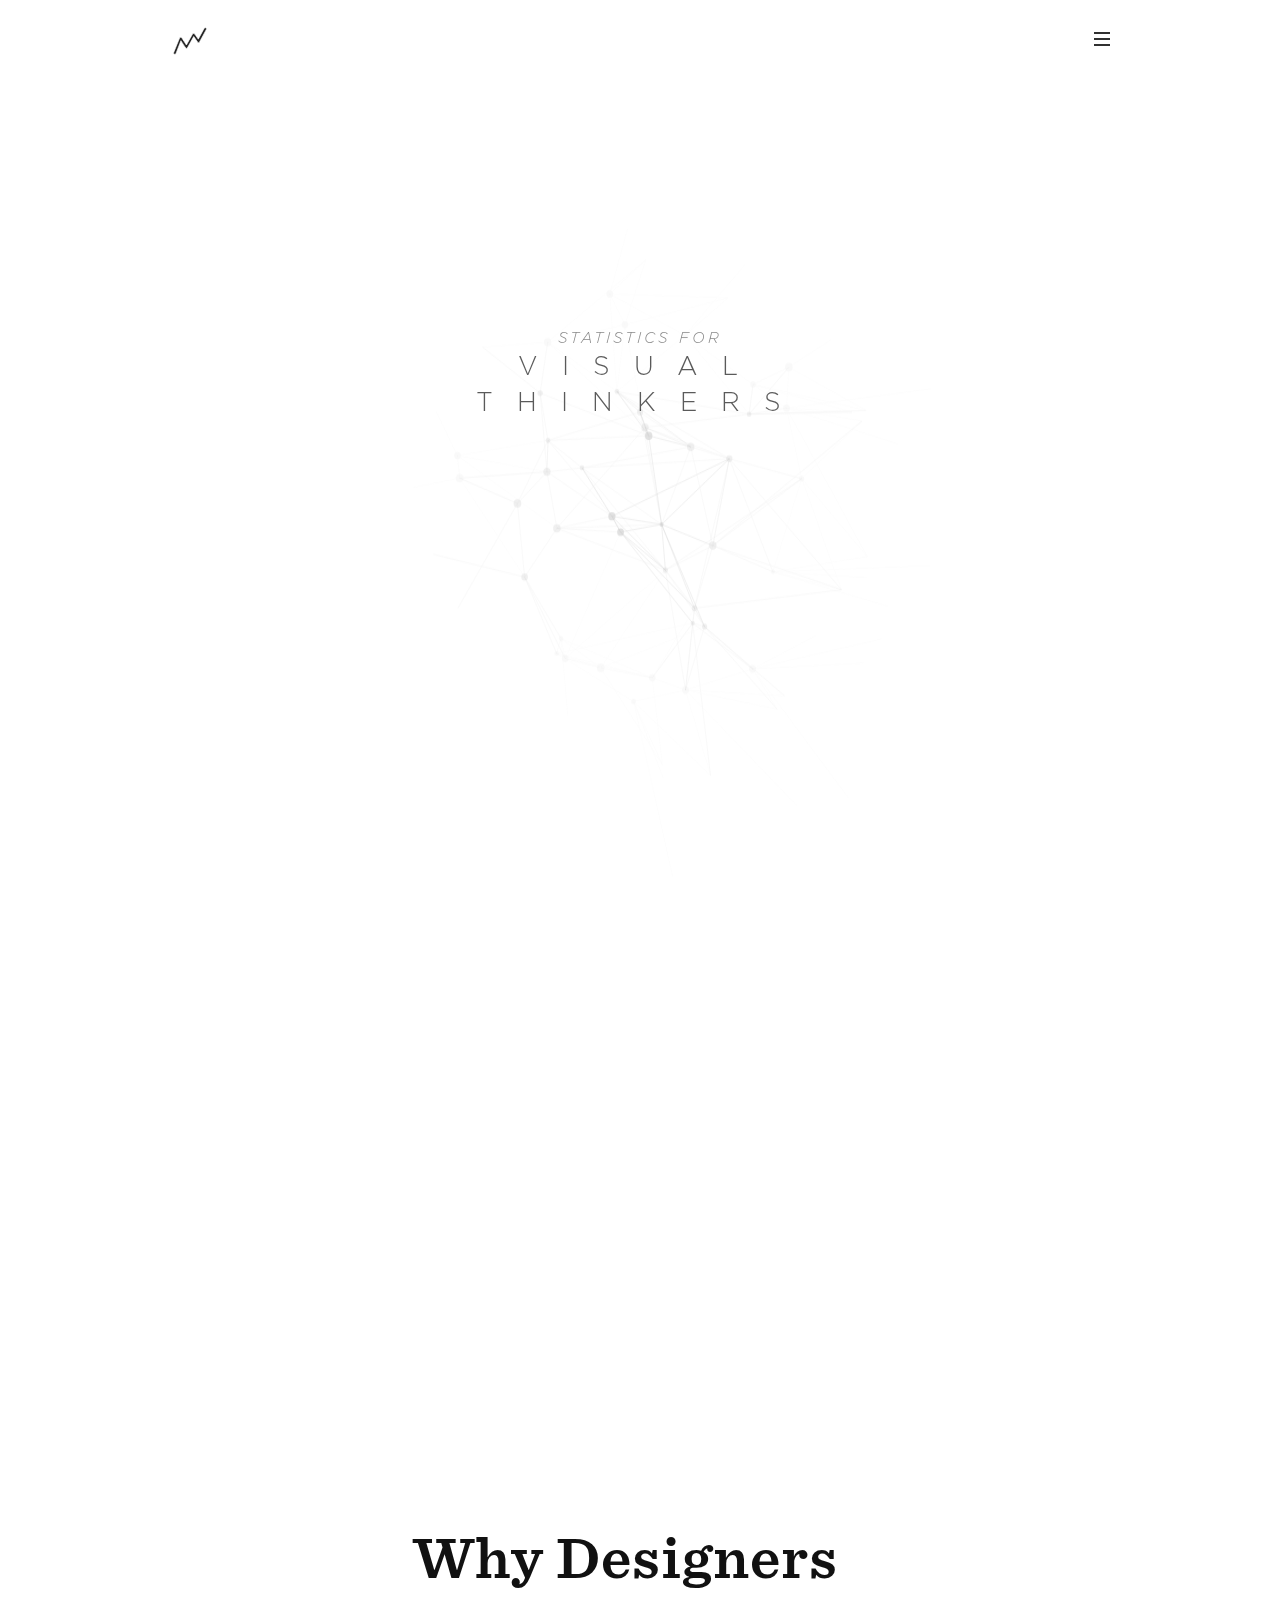
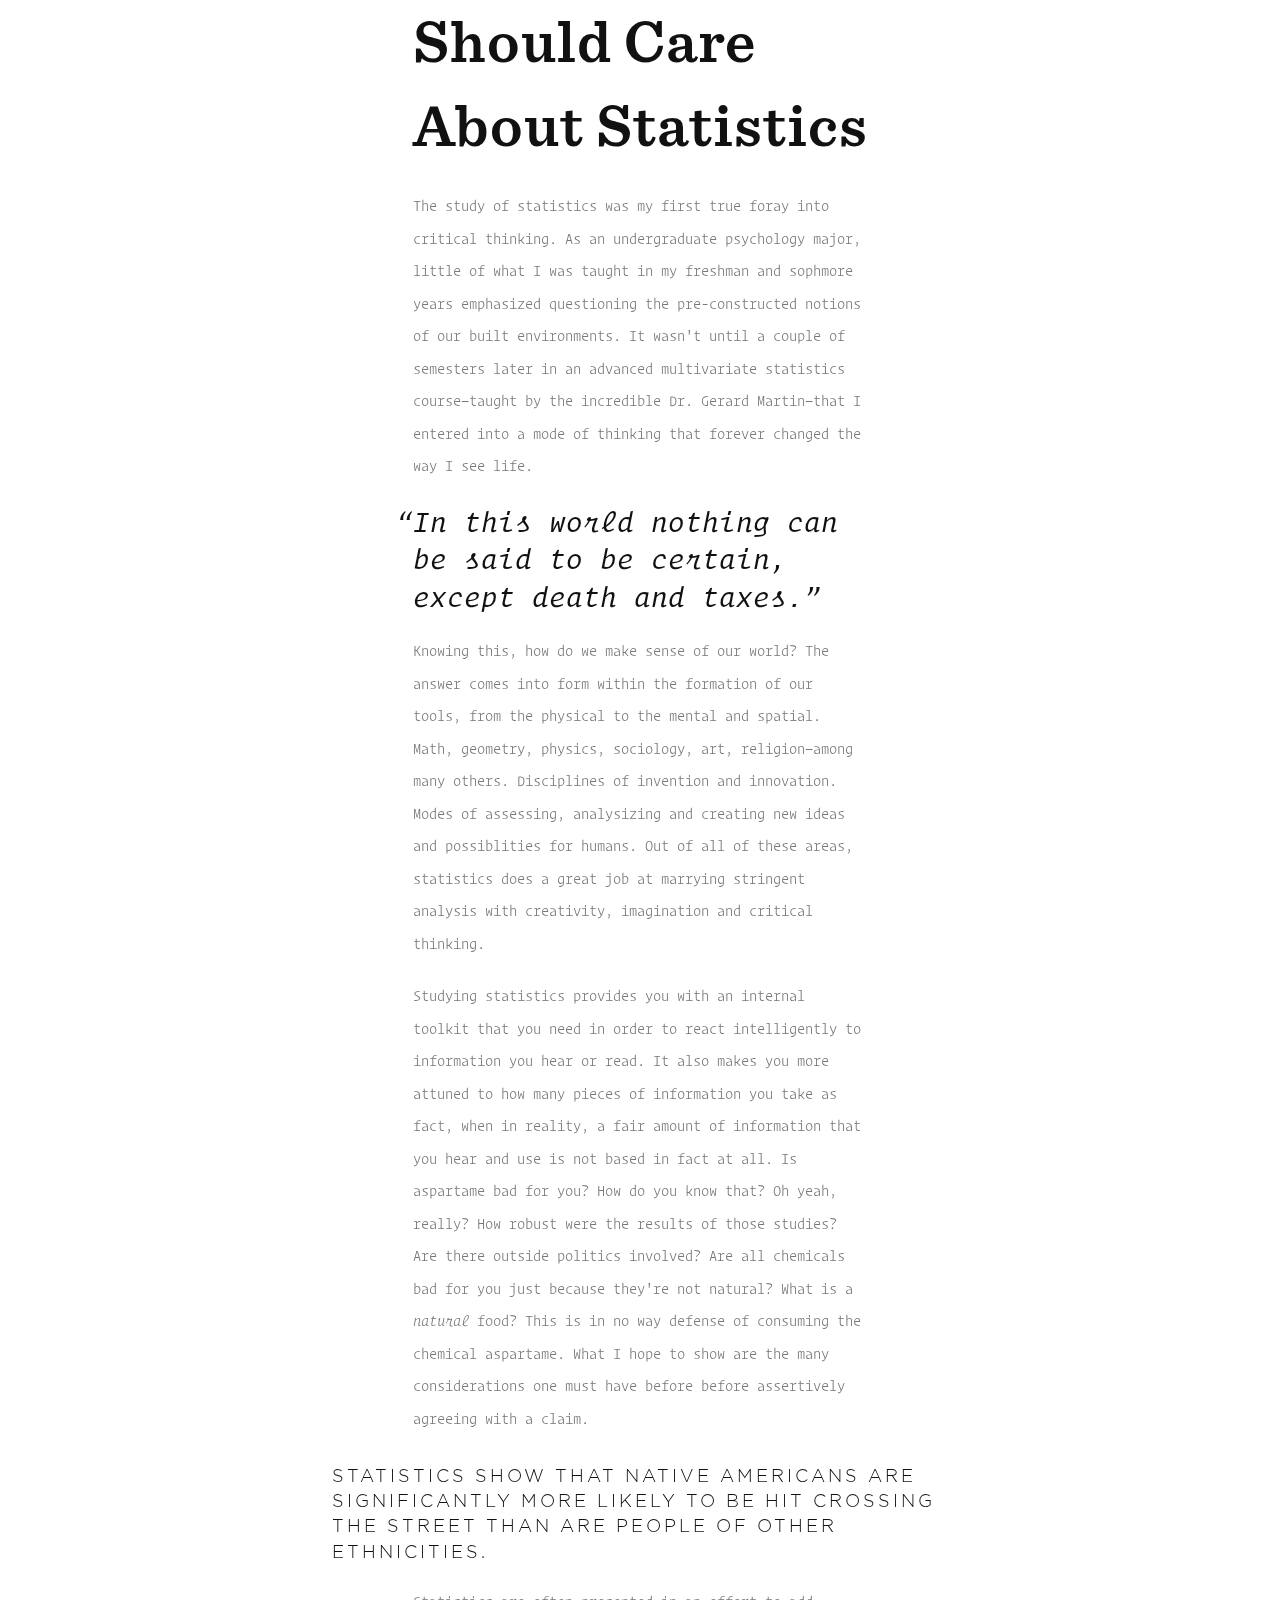
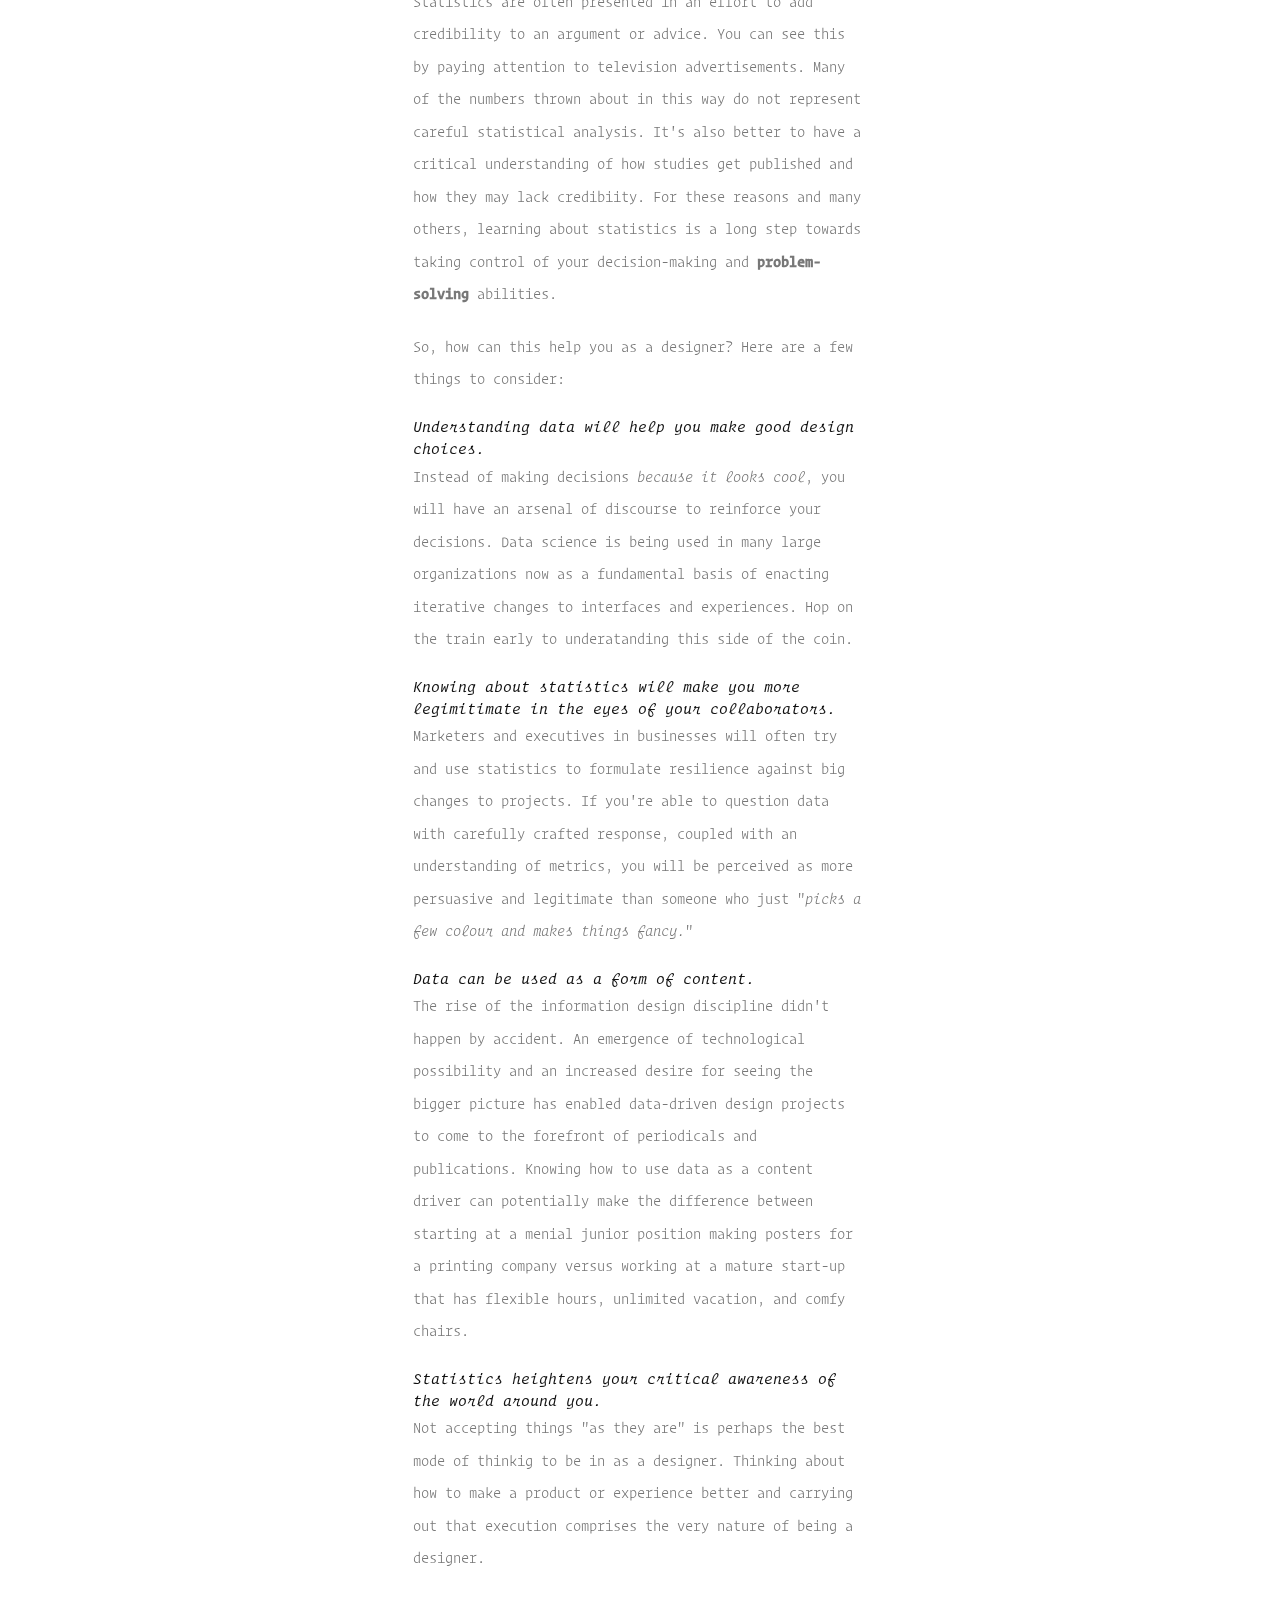
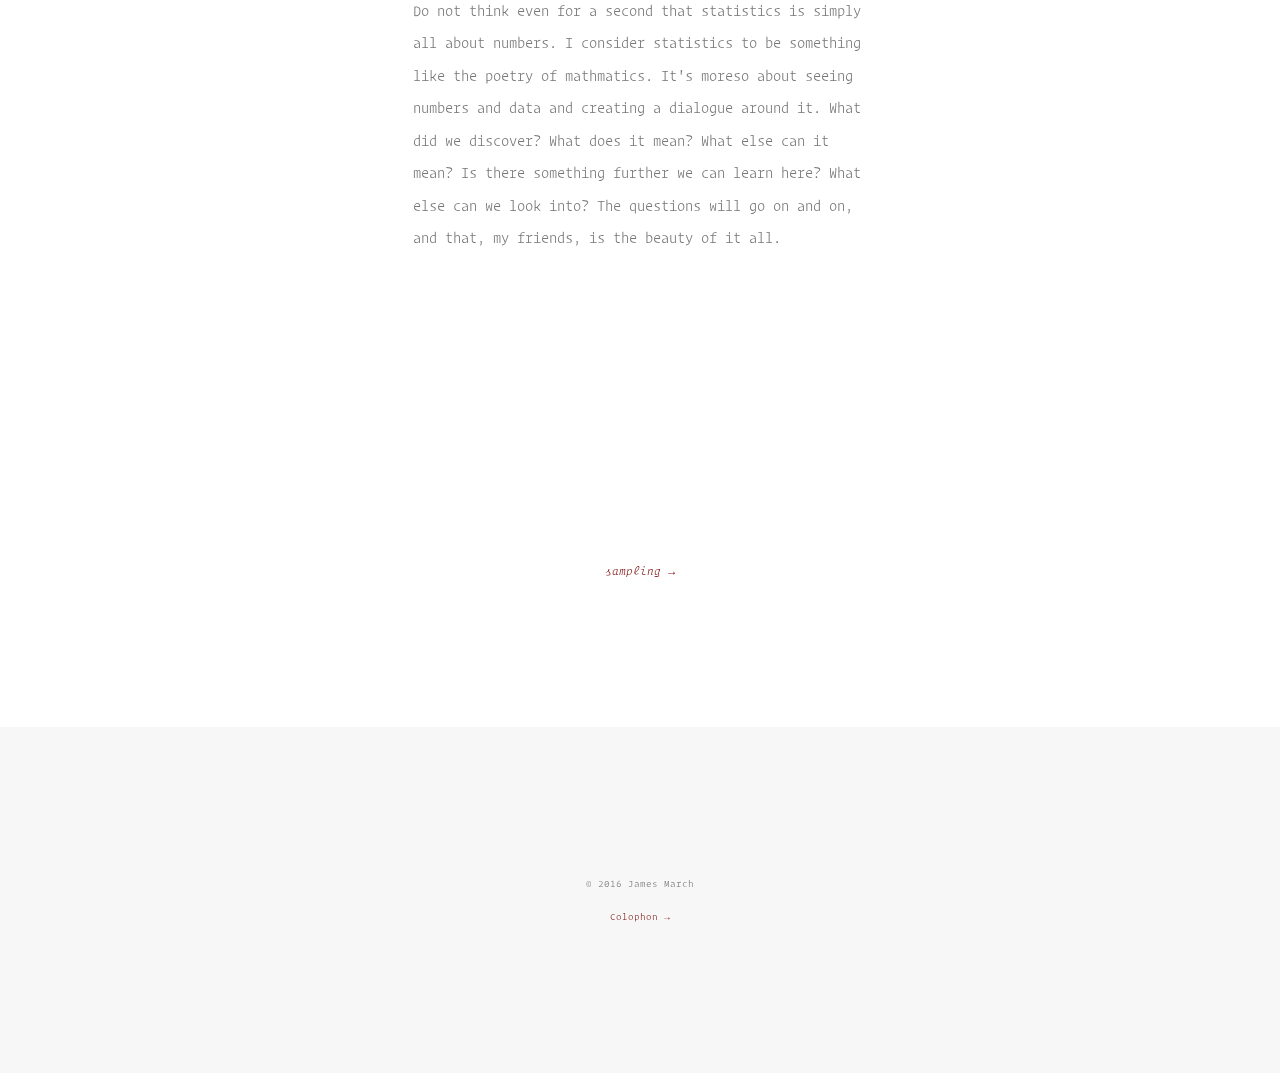
<file: index.html>
<!DOCTYPE html>
<html lang="en">

<head>
    <meta charset="UTF-8">
    <meta name="viewport" content="width=device-width, initial-scale=1.0">
    <meta name="description" content="">
    <meta name="author" content="">

    <title>Statistics for Visual Thinkers</title>

    <!-- Favicons -->
    <link rel="shortcut icon" href="assets/images/favicon.png">
    <link rel="apple-touch-icon" href="assets/images/apple-touch-icon.png">
    <link rel="apple-touch-icon" sizes="72x72" href="assets/images/apple-touch-icon-72x72.png">
    <link rel="apple-touch-icon" sizes="114x114" href="assets/images/apple-touch-icon-114x114.png">

    <!-- Bootstrap core CSS -->
    <link href="assets/bootstrap/css/bootstrap.min.css" rel="stylesheet">

    <!-- Fonts -->
    <link href='https://fonts.googleapis.com/css?family=Work+Sans:400,500,600,700,300|Alegreya:400,400italic,700,700italic|Fira+Mono' rel='stylesheet' type='text/css'>

    <!-- Plugins -->
    <link href="assets/css/font-awesome.min.css" rel="stylesheet">
    <link href="assets/css/ionicons.min.css" rel="stylesheet">
    <link href="assets/css/simpletextrotator.css" rel="stylesheet">
    <link href="assets/css/magnific-popup.css" rel="stylesheet">
    <link href="assets/css/owl.carousel.css" rel="stylesheet">
    <link href="assets/css/superslides.css" rel="stylesheet">
    <link href="assets/css/vertical.css" rel="stylesheet">
    <link href="assets/css/animate.css" rel="stylesheet">
    <link rel="stylesheet" type="text/css" href="assets/css/component.css" />


    <!-- Template core CSS -->
    <link href="assets/css/style.css" rel="stylesheet">
</head>

<body>

    <!-- PRELOADER -->
    <div class="page-loader">
        <div class="loader">Loading...</div>
    </div>
    <!-- /PRELOADER -->

    <!-- OVERLAY MENU -->
    <div id="overlay-menu" class="overlay-menu">

        <a href="index.html#" id="overlay-menu-hide" class="navigation-hide"><i class="ion-close-round"></i></a>

        <div class="overlay-menu-inner">
            <nav class="overlay-menu-nav">

                <ul id="nav">



                    <li><a href="index.html">Why Designers Should Care About Statistics</a></li>
                    <br />
                    <li class="slidedown">
                        <a href="index.html#">101: The Basics, Visualized</a>
                        <ul>
                            <li><a href="sampling.html">Sampling</a></li>
                            <li><a href="typesofstudies.html">Types of Studies</a></li>
                            <li><a href="typesofdata.html">Types of Data</a></li>
                            <li><a href="p.html">Null Hypothesis Testing</a></li>
                        </ul>
                    </li>
                    <br />
                    <li class="slidedown">
                        <a href="index.html#">102: Critical Considerations</a>
                        <ul>
                            <li><a href="validity.html">Validity</a></li>
                            <li><a href="reliability.html">Reliability</a></li>
                            <li><a href="control.html">Experimental Control</a></li>
                            <li><a href="bias.html">Bias</a></li>
                            <li><a href="misrepresentingdata.html">Misrepresenting Data</a></li>
                        </ul>
                    </li>


                </ul>

            </nav>
        </div>

        <div class="overlay-navigation-footer">



            <div class="container">

                <div class="row">

                    <div class="col-md-12 text-center">
                        <p class="copyright font-alt m-b-0">© 2016 James March</p>
                    </div>

                </div>

            </div>

        </div>

    </div>
    <!-- /OVERLAY MENU -->

    <!-- WRAPPER -->
    <div class="wrapper">

        <!-- NAVIGATION -->
        <nav class="navbar navbar-custom navbar-transparent navbar-light navbar-fixed-top">

            <div class="container">

                <div class="navbar-header">
                    <!-- YOU LOGO HERE -->
                    <a class="navbar-brand" href="index.html">
                        <!-- IMAGE OR SIMPLE TEXT -->
                        <img src="assets/images/data-logo.svg" width="40" alt="">
                    </a>
                </div>

                <!-- ICONS NAVBAR -->
                <ul id="icons-navbar" class="nav navbar-nav navbar-right">
                    <li>
                        <a href="index.html#" id="toggle-menu" class="show-overlay" title="Menu">
                            <span class="icon-bar"></span>
                            <span class="icon-bar"></span>
                            <span class="icon-bar"></span>
                        </a>
                    </li>
                </ul>
                <!-- /ICONS NAVBAR -->

                <ul class="extra-navbar nav navbar-nav navbar-right">

                </ul>

            </div>

        </nav>
        <!-- /NAVIGATION -->
        <canvas id="demo-canvas"></canvas>

        <!-- HERO -->
        <section class="module module-parallax bg-light-30">

            <!-- HERO TEXT -->





            <div class="container demo-1">


                <div id="large-header" class="large-header">
                    <div class="row">


                        <div class="col-md-12 text-center">
                            <h6 class="mh-line-size-6 font-alt">Statistics for</h6>
                            <h1 class="mh-line-size-3 font-alt m-b-20">Visual<br />Thinkers</h1>
                        </div>
                    </div>
                </div>

            </div>
            <!-- /HERO TEXT -->

        </section>
        <!-- /HERO -->

        <!-- PARAGRAPH -->
        <section class="module">
            <div id="totop"></div>
            <div class="container">

                <!-- MODULE TITLE -->
                <div class="row">
                    <div class="col-md-6 col-md-offset-3">
                        <h1 class="font-serif">Why Designers Should Care About Statistics</h1>
                    </div>
                </div>
                <!-- /MODULE TITLE -->

                <div class="row">

                    <div class="col-md-6 col-md-offset-3">
                        <p>The study of statistics was my first true foray into critical thinking. As an undergraduate psychology major, little of what I was taught in my freshman and sophmore years emphasized questioning the pre-constructed notions of our built environments. It wasn't until a couple of semesters later in an advanced multivariate statistics course—taught by the incredible Dr. Gerard Martin—that I entered into a mode of thinking that forever changed the way I see life.</p>

                         <h4>“In this world nothing can be said to be certain, except death and taxes.”</h4>


                        <p>Knowing this, how do we make sense of our world? The answer comes into form within the formation of our tools, from the physical to the mental and spatial. Math, geometry, physics, sociology, art, religion—among many others. Disciplines of invention and innovation. Modes of assessing, analysizing and creating new ideas and possiblities for humans. Out of all of these areas, statistics does a great job at marrying stringent analysis with creativity, imagination and critical thinking.</p>

                        <p>Studying statistics provides you with an internal toolkit that you need in order to react intelligently to information you hear or read. It also makes you more attuned to how many pieces of information you take as fact, when in reality, a fair amount of information that you hear and use is not based in fact at all. Is aspartame bad for you? How do you know that? Oh yeah, really? How robust were the results of those studies? Are there outside politics involved? Are all chemicals bad for you just because they're not natural? What is a <em>natural</em> food? This is in no way defense of consuming the chemical aspartame. What I hope to show are the many considerations one must have before before assertively agreeing with a claim.</p></div>
<div class="col-md-8 col-md-offset-2">
    <h3 class="font-alt">Statistics show that Native Americans are significantly more likely to be hit crossing the street than are people of other ethnicities.</h3></div>

                                              <div class="col-md-6 col-md-offset-3">
  <p>Statistics are often presented in an effort to add credibility to an argument or advice. You can see this by paying attention to television advertisements. Many of the numbers thrown about in this way do not represent careful statistical analysis. It's also better to have a critical understanding of how studies get published and how they may lack credibiity. For these reasons and many others, learning about statistics is a long step towards taking control of your decision-making and <strong>problem-solving</strong> abilities. </p>

                            <p>So, how can this help you as a designer? Here are a few things to consider:


                                <h5>Understanding data will help you make good design choices.</h5>
                                <p> Instead of making decisions <em>because it looks cool</em>, you will have an arsenal of discourse to reinforce your decisions. Data science is being used in many large organizations now as a fundamental basis of enacting iterative changes to interfaces and experiences. Hop on the train early to underatanding this side of the coin. </p>

                                <h5>Knowing about statistics will make you more legimitimate in the eyes of your collaborators.</h5>
                                <p>Marketers and executives in businesses will often try and use statistics to formulate resilience against big changes to projects. If you're able to question data with carefully crafted response, coupled with an understanding of metrics, you will be perceived as more persuasive and legitimate than someone who just "<em>picks a few colour and makes things fancy.</em>"


                                    <h5>Data can be used as a form of content.</h5>
                                    <p>The rise of the information design discipline didn't happen by accident. An emergence of technological possibility and an increased desire for seeing the bigger picture has enabled data-driven design projects to come to the forefront of periodicals and publications. Knowing how to use data as a content driver can potentially make the difference between starting at a menial junior position making posters for a printing company versus working at a mature start-up that has flexible hours, unlimited vacation, and comfy chairs.</p>

                                    <h5>Statistics heightens your critical awareness of the world around you.</h5>
                                    <p>Not accepting things "as they are" is perhaps the best mode of thinkig to be in as a designer. Thinking about how to make a product or experience better and carrying out that execution comprises the very nature of being a designer. </p>



<p>Do not think even for a second that statistics is simply all about numbers. I consider statistics to be something like the poetry of mathmatics. It's moreso about seeing numbers and data and creating a dialogue around it. What did we discover? What does it mean? What else can  it mean? Is there something further we can learn here? What else can we look into? The questions will go on and on, and that, my friends, is the beauty of it all.</p>
                    </div>

                </div>

            </div>

        </section>
        <!-- /PARAGRAPH -->

        
        
        <!-- PAGINATION -->
          <section class="module">
            <div class="container">
                <div class="row">
                    <div class="col-md-4 col-md-offset-4 text-center text-italic text-pagination">
 <A href="sampling.html">sampling &#8594;</A>
                    </div>
                </div>
                </section>
        <!-- /PAGINATION -->
        


        <!-- FOOTER -->
        <footer class="module bg-light">

            <div class="container">

                <div class="row">

                    <div class="col-md-12">



                    </div>

                </div>

                <div class="row">

                    <div class="col-md-12">

                        <p class="copyright text-center m-b-0">© 2016 James March<br /><a href="colophon.html">Colophon &rarr;</a></p>

                    </div>

                </div>

            </div>

        </footer>
        <!-- /FOOTER -->

    </div>
    <!-- /WRAPPER -->

    <!-- SCROLLTOP -->
    <div class="scroll-up">
        <a href="#totop"><i class="fa fa-angle-double-up"></i></a>
    </div>

    <!-- Javascript files -->
    <script src="assets/js/jquery-2.1.3.min.js"></script>
    <script src="assets/bootstrap/js/bootstrap.min.js"></script>
    <script src="assets/js/jquery.superslides.min.js"></script>
    <script src="assets/js/jquery.mb.YTPlayer.min.js"></script>
    <script src="assets/js/jquery.magnific-popup.min.js"></script>
    <script src="assets/js/owl.carousel.min.js"></script>
    <script src="assets/js/jquery.simple-text-rotator.min.js"></script>
    <script src="assets/js/imagesloaded.pkgd.js"></script>
    <script src="assets/js/isotope.pkgd.min.js"></script>
    <script src="assets/js/packery-mode.pkgd.min.js"></script>
    <script src="assets/js/appear.js"></script>
    <script src="assets/js/jquery.easing.1.3.js"></script>
    <script src="assets/js/wow.min.js"></script>
    <script src="assets/js/jqBootstrapValidation.js"></script>
    <script src="assets/js/jquery.fitvids.js"></script>
    <script src="assets/js/jquery.parallax-1.1.3.js"></script>
    <script src="assets/js/smoothscroll.js"></script>
    <script src="http://maps.google.com/maps/api/js?sensor=true"></script>
    <script src="assets/js/gmaps.js"></script>
    <script src="assets/js/contact.js"></script>
    <script src="assets/js/custom.js"></script>
    <script src="assets/js/TweenLite.min.js"></script>
    <script src="assets/js/EasePack.min.js"></script>
    <script src="assets/js/rAF.js"></script>
    <script src="assets/js/demo-1.js"></script>

</body>

</html>
</file>
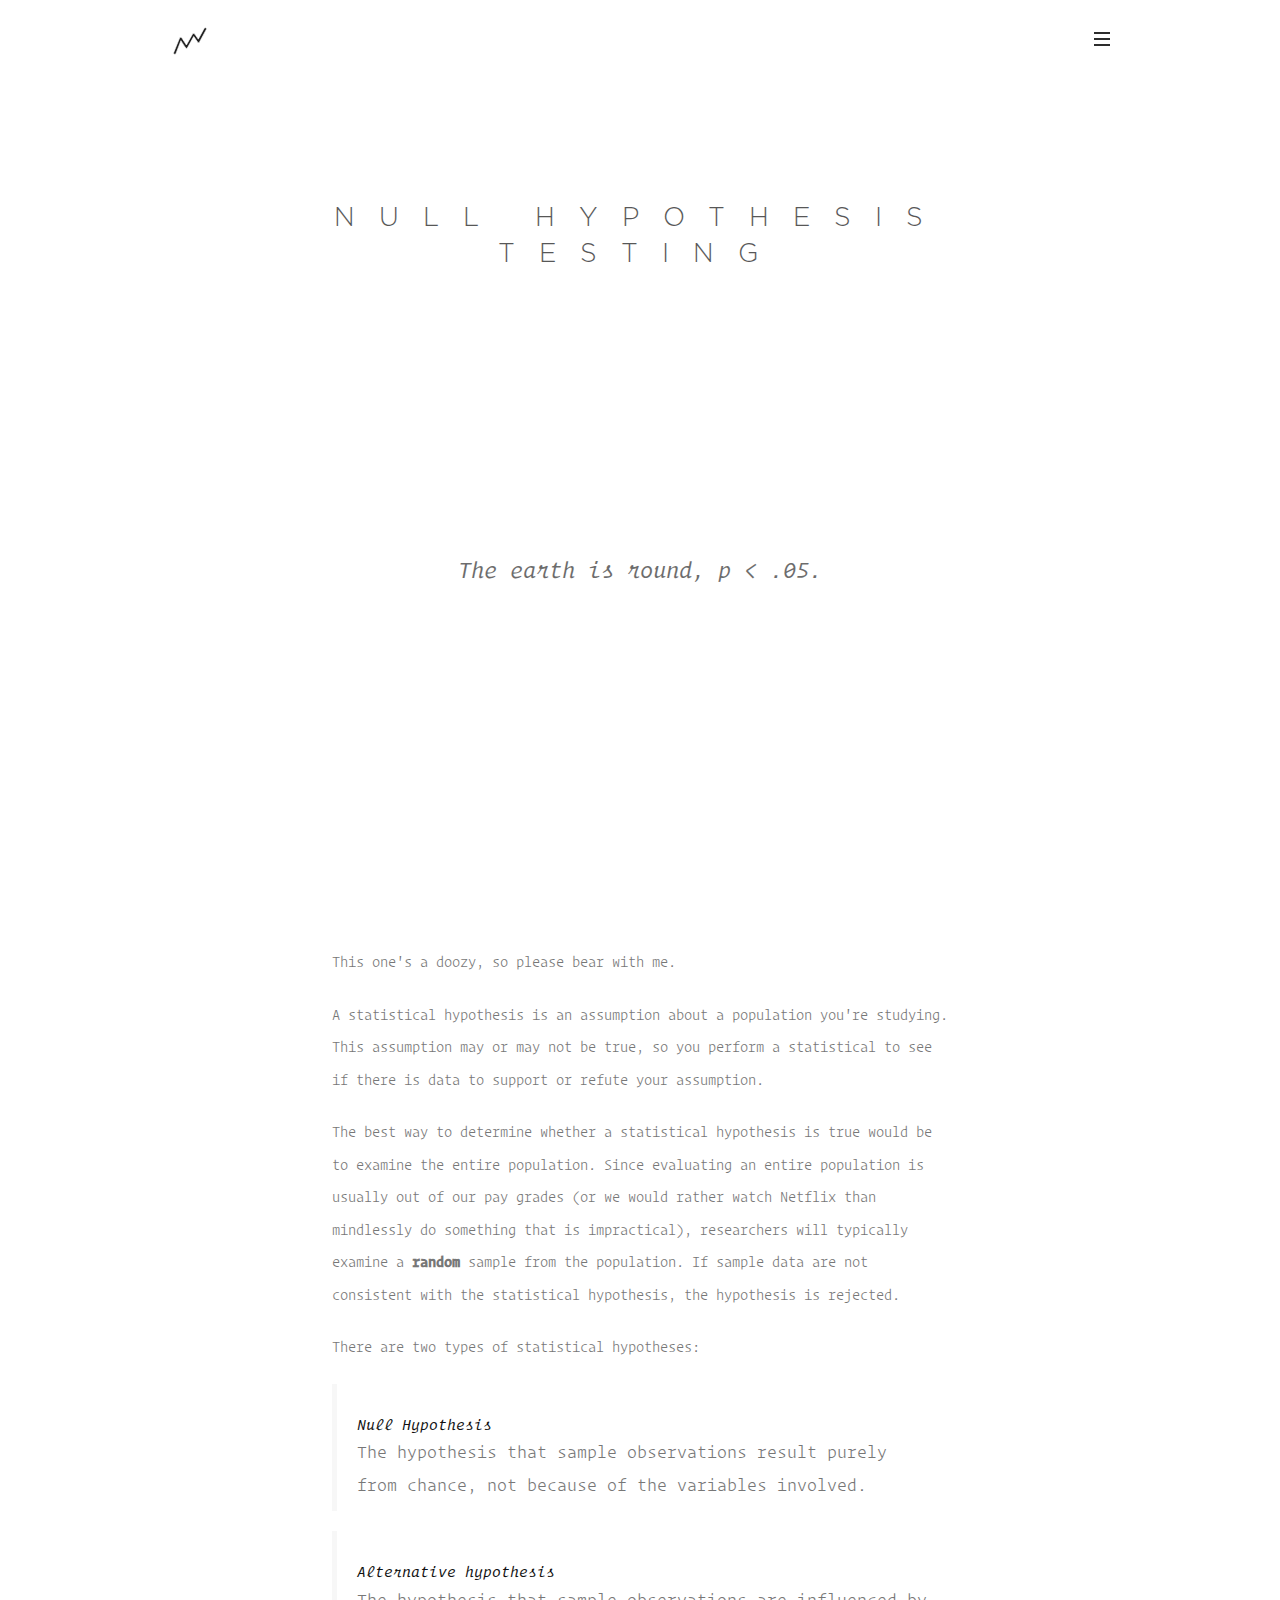
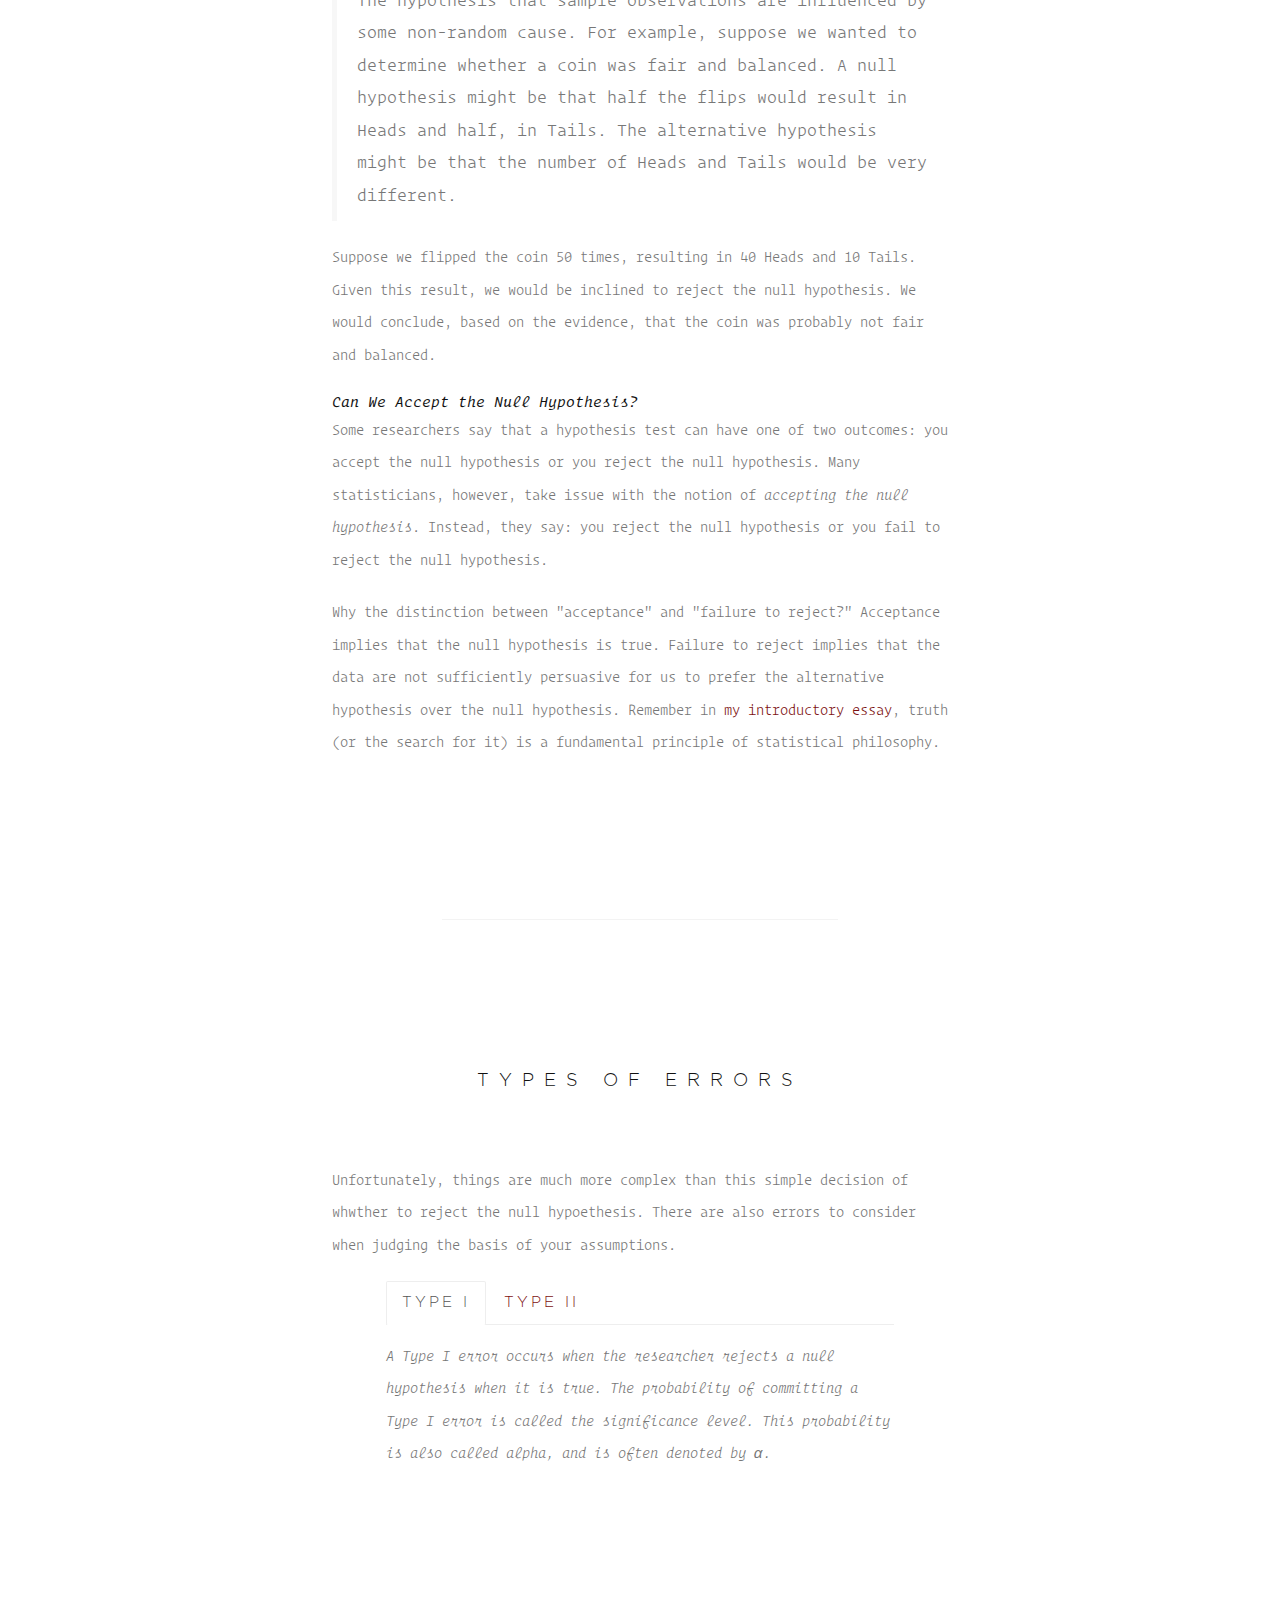
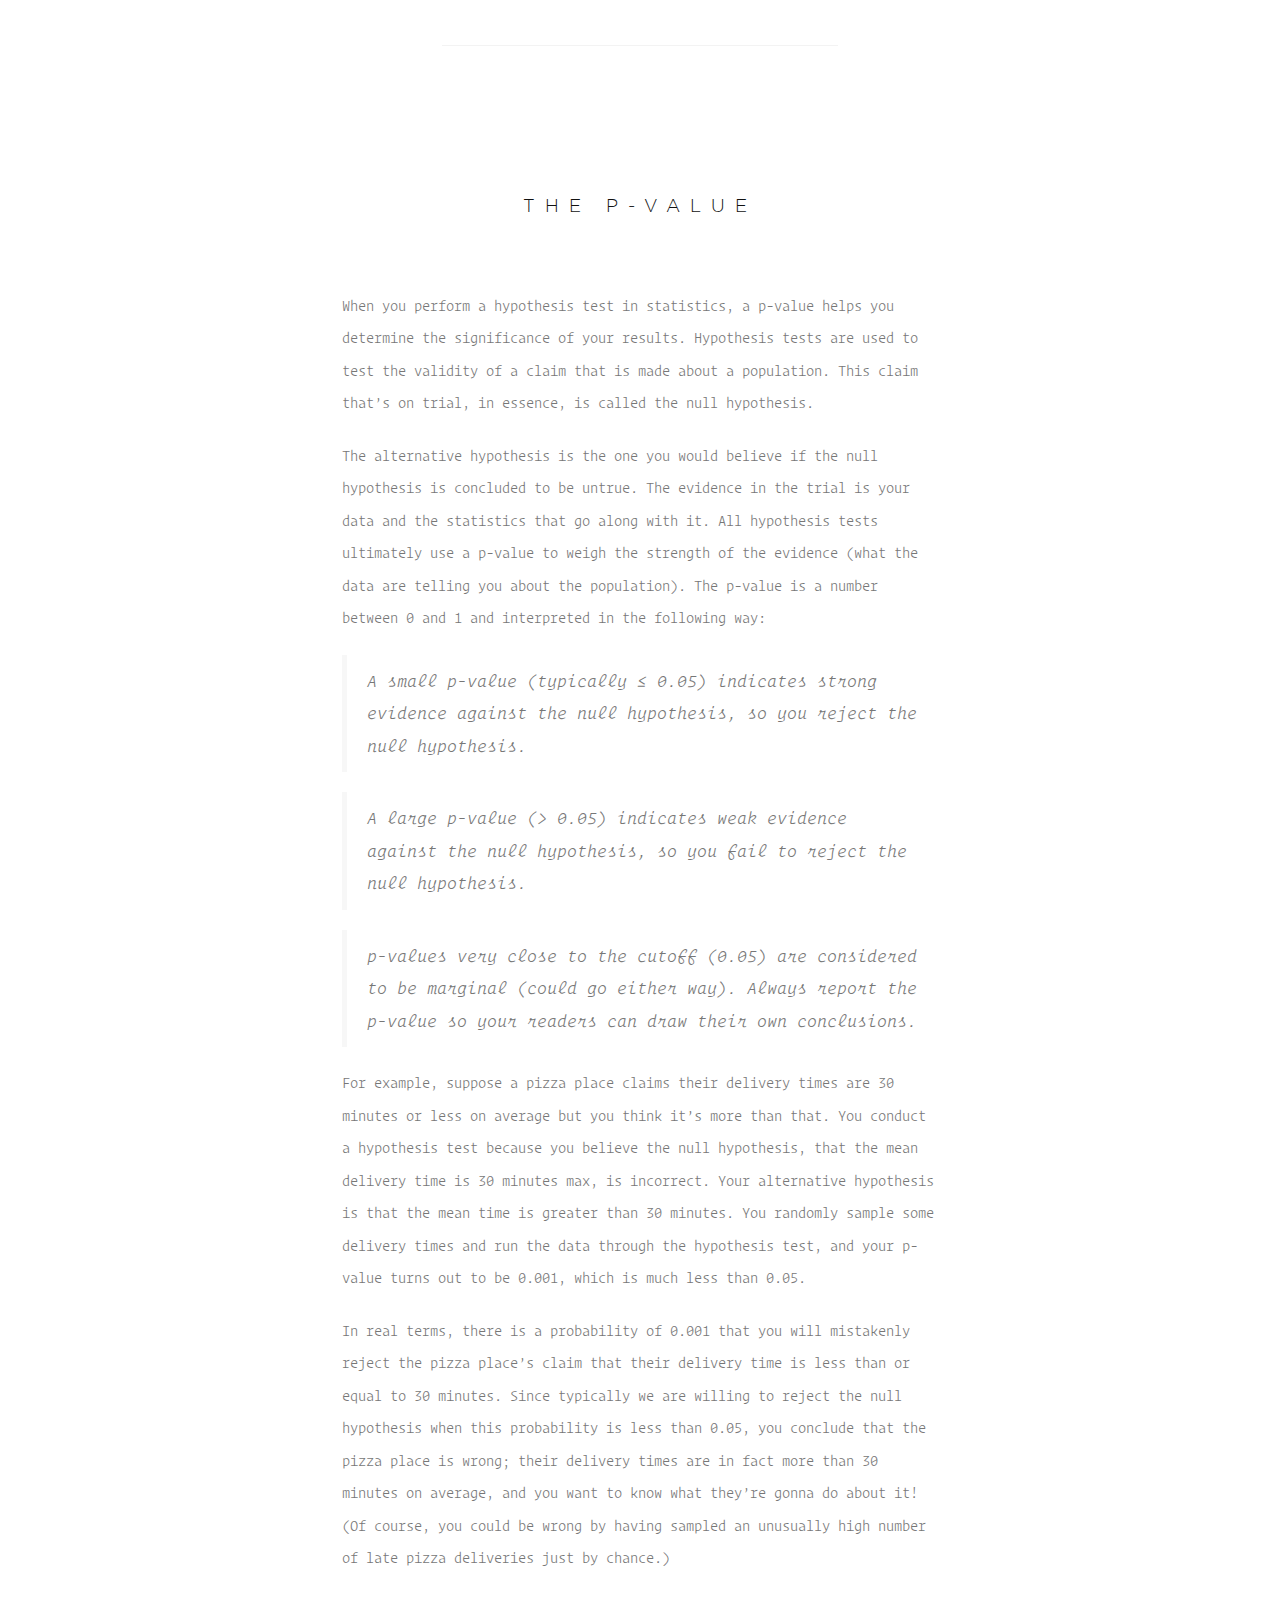
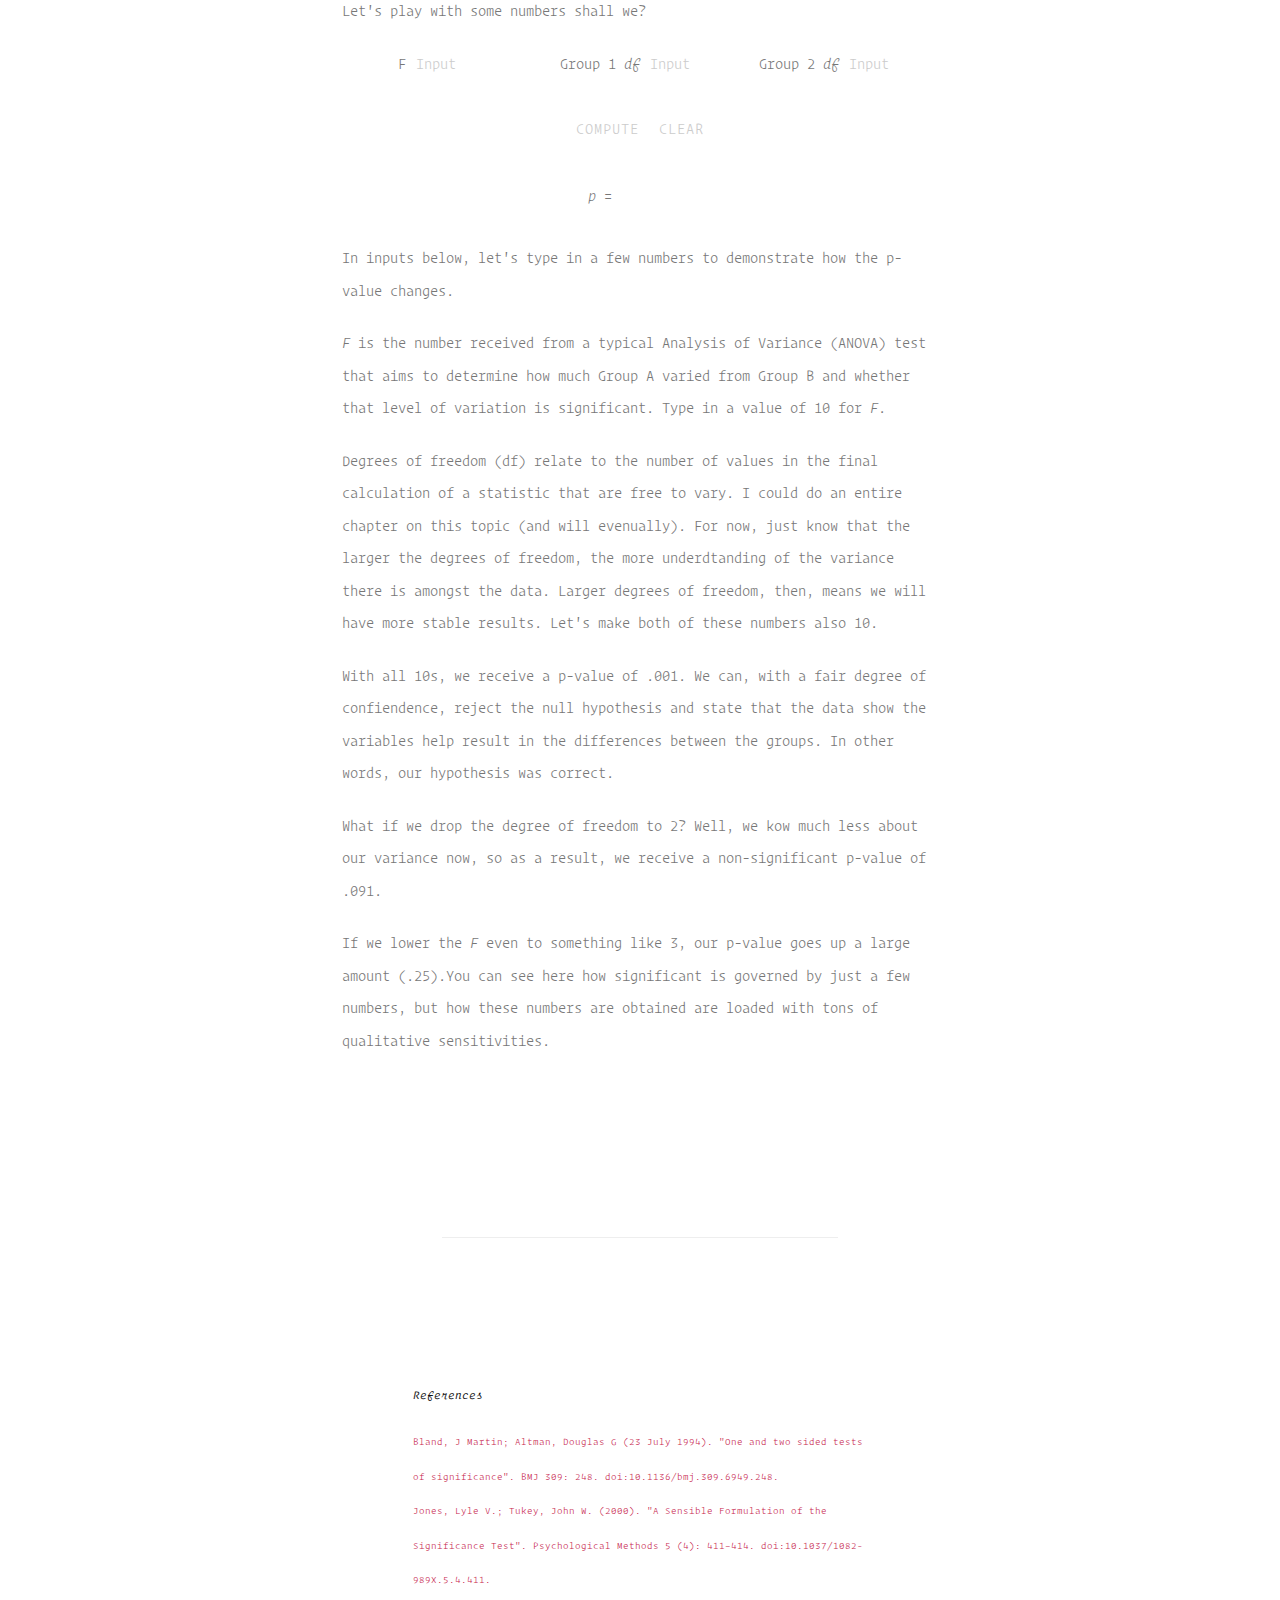
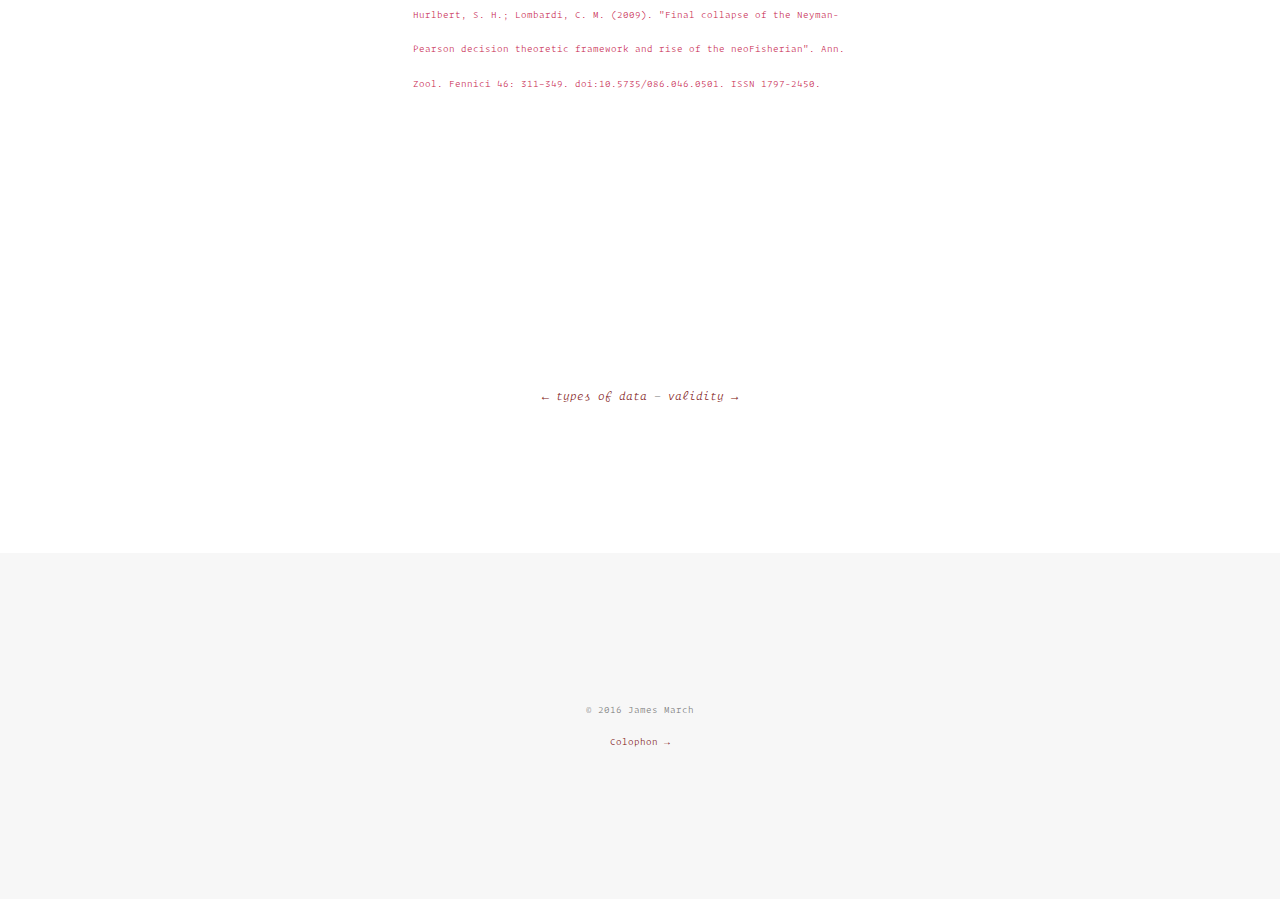
<file: p.html>
<!DOCTYPE html>
<html lang="en">

<head>
    <meta charset="UTF-8">
    <meta name="viewport" content="width=device-width, initial-scale=1.0">
    <meta name="description" content="">
    <meta name="author" content="">

    <title>Null Hypothesis Testing: Statistics for Visual Thinkers</title>

    <!-- Favicons -->
    <link rel="shortcut icon" href="assets/images/favicon.png">
    <link rel="apple-touch-icon" href="assets/images/apple-touch-icon.png">
    <link rel="apple-touch-icon" sizes="72x72" href="assets/images/apple-touch-icon-72x72.png">
    <link rel="apple-touch-icon" sizes="114x114" href="assets/images/apple-touch-icon-114x114.png">

    <!-- Bootstrap core CSS -->
    <link href="assets/bootstrap/css/bootstrap.min.css" rel="stylesheet">

    <!-- Fonts -->
    <link href='https://fonts.googleapis.com/css?family=Work+Sans:400,500,600,700,300|Alegreya:400,400italic,700,700italic|Fira+Mono' rel='stylesheet' type='text/css'>

    <!-- Plugins -->
    <link href="assets/css/font-awesome.min.css" rel="stylesheet">
    <link href="assets/css/ionicons.min.css" rel="stylesheet">
    <link href="assets/css/simpletextrotator.css" rel="stylesheet">
    <link href="assets/css/magnific-popup.css" rel="stylesheet">
    <link href="assets/css/owl.carousel.css" rel="stylesheet">
    <link href="assets/css/superslides.css" rel="stylesheet">
    <link href="assets/css/vertical.css" rel="stylesheet">
    <link href="assets/css/animate.css" rel="stylesheet">
    <link rel="stylesheet" type="text/css" href="assets/css/component.css" />


    <!-- Template core CSS -->
    <link href="assets/css/style.css" rel="stylesheet">



</head>

<body>

    <!-- PRELOADER -->
    <div class="page-loader">
        <div class="loader">Loading...</div>
    </div>
    <!-- /PRELOADER -->

    <!-- OVERLAY MENU -->
    <div id="overlay-menu" class="overlay-menu">

        <a href="index.html#" id="overlay-menu-hide" class="navigation-hide"><i class="ion-close-round"></i></a>

        <div class="overlay-menu-inner">
            <nav class="overlay-menu-nav">

                <ul id="nav">

                    <a href="index.html#">Home</a>


                    <li><a href="index.html">Why Designers Should Care About Statistics</a></li>
                    <br />
                    <li class="slidedown">
                        <a href="index.html#">101: The Basics, Visualized</a>
                        <ul>
                            <li><a href="sampling.html">Sampling</a></li>
                            <li><a href="typesofstudies.html">Types of Studies</a></li>
                            <li><a href="typesofdata.html">Types of Data</a></li>
                            <li><a href="p.html">Null Hypothesis Testing</a></li>
                        </ul>
                    </li>
                    <br />
                    <li class="slidedown">
                        <a href="index.html#">102: Critical Considerations</a>
                        <ul>
                            <li><a href="validity.html">Validity</a></li>
                            <li><a href="reliability.html">Reliability</a></li>
                            <li><a href="control.html">Experimental Control</a></li>
                            <li><a href="bias.html">Bias</a></li>
                            <li><a href="misrepresentingdata.html">Misrepresenting Data</a></li>
                        </ul>
                    </li>


                </ul>

            </nav>
        </div>

        <div class="overlay-navigation-footer">



            <div class="container">

                <div class="row">

                    <div class="col-md-12 text-center">
                        <p class="copyright font-alt m-b-0">© 2016 James March.</p>
                    </div>

                </div>

            </div>

        </div>

    </div>
    <!-- /OVERLAY MENU -->

    <!-- WRAPPER -->
    <div class="wrapper">

        <!-- NAVIGATION -->
        <nav class="navbar navbar-custom navbar-transparent navbar-light navbar-fixed-top">

            <div class="container">

                <div class="navbar-header">
                    <!-- YOU LOGO HERE -->
                    <a class="navbar-brand" href="index.html">
                        <!-- IMAGE OR SIMPLE TEXT -->
                        <img src="assets/images/data-logo.svg" width="40" alt="">
                    </a>
                </div>

                <!-- ICONS NAVBAR -->
                <ul id="icons-navbar" class="nav navbar-nav navbar-right">
                    <li>
                        <a href="index.html#" id="toggle-menu" class="show-overlay" title="Menu">
                            <span class="icon-bar"></span>
                            <span class="icon-bar"></span>
                            <span class="icon-bar"></span>
                        </a>
                    </li>
                </ul>
                <!-- /ICONS NAVBAR -->

                <ul class="extra-navbar nav navbar-nav navbar-right">

                </ul>

            </div>

        </nav>
        <!-- /NAVIGATION -->

        <!-- HERO -->
        <section class="module module-parallax bg-light-30">
            <div id="totop"></div>

            <!-- HERO TEXT -->





            <div class="container">




                <div class="col-md-12 text-center">
                    <h1 class="mh-line-size-3 font-alt m-b-20">Null Hypothesis Testing</h1>
                    <br />
                    <br />
                    <br />
                    <br />
                    <br />
                    <br />
                    <br />
                    <br />
                </div>

                <h2 class="text-center text-italic">The earth is round, p < .05.</h2>





            </div>
            <!-- /HERO TEXT -->

        </section>
        <!-- /HERO -->



        <!-- PARAGRAPH -->
        <section class="module">

            <div class="container">




                <div class="row">

                    <div class="col-md-8 col-md-offset-2">


                        <p>This one's a doozy, so please bear with me.</p>

                        <p>A statistical hypothesis is an assumption about a population you're studying. This assumption may or may not be true, so you perform a statistical to see if there is data to support or refute your assumption.</p>

                        <p>The best way to determine whether a statistical hypothesis is true would be to examine the entire population. Since evaluating an entire population is usually out of our pay grades (or we would rather watch Netflix than mindlessly do something that is impractical), researchers will typically examine a <strong>random</strong> sample from the population. If sample data are not consistent with the statistical hypothesis, the hypothesis is rejected.</p>

                        <p>There are two types of statistical hypotheses:</p>

                        <blockquote>
                            <h5>Null Hypothesis</h5>
                            <p>The hypothesis that sample observations result purely from chance, not because of the variables involved. </blockquote>


                        <blockquote>
                            <h5>Alternative hypothesis</h5>
                            <p>The hypothesis that sample observations are influenced by some non-random cause. For example, suppose we wanted to determine whether a coin was fair and balanced. A null hypothesis might be that half the flips would result in Heads and half, in Tails. The alternative hypothesis might be that the number of Heads and Tails would be very different. </p>
                        </blockquote>

                        <p>Suppose we flipped the coin 50 times, resulting in 40 Heads and 10 Tails. Given this result, we would be inclined to reject the null hypothesis. We would conclude, based on the evidence, that the coin was probably not fair and balanced.</p>

                        <h5>Can We Accept the Null Hypothesis?</h5>



                        <p>Some researchers say that a hypothesis test can have one of two outcomes: you accept the null hypothesis or you reject the null hypothesis. Many statisticians, however, take issue with the notion of <em>accepting the null hypothesis</em>. Instead, they say: you reject the null hypothesis or you fail to reject the null hypothesis.</p>

                        <p>Why the distinction between "acceptance" and "failure to reject?" Acceptance implies that the null hypothesis is true. Failure to reject implies that the data are not sufficiently persuasive for us to prefer the alternative hypothesis over the null hypothesis. Remember in <a href="index.html">my introductory essay</a>, truth (or the search for it) is a fundamental principle of statistical philosophy.</p>
                    </div>
                </div>
            </div>
        </section>
        <!-- DIVIDER -->
        <div class="col-md-4 col-md-offset-4">
            <hr class="divider">
        </div>

        <section class="module module-parallax bg-light-30">

            <!-- HERO TEXT -->





            <div class="container">

                <!-- MODULE TITLE -->
                <div class="row">
                    <div class="col-md-6 col-md-offset-3">
                        <h2 class="module-title font-alt">types of errors</h2>
                    </div>
                </div>
                <!-- /MODULE TITLE -->
                <div class="row">
                    <div class="col-md-8 col-md-offset-2">

                        <p>Unfortunately, things are much more complex than this simple decision of whwther to reject the null hypoethesis. There are also errors to consider when judging the basis of your assumptions.</p>

                        <div class="row multi-columns-row">

                            <div class="col-md-10 col-md-offset-1">

                                <!-- TABS -->
                                <div role="tabpanel">
                                    <ul class="nav nav-tabs font-alt" role="tablist">
                                        <li class="active"><a href="p.html#type1" data-toggle="tab">Type I</a></li>
                                        <li><a href="p.html#type2" data-toggle="tab">Type II</a></li>

                                    </ul>
                                    <div class="tab-content">
                                        <div class="tab-pane active" id="type1">
                                            <p class="text-italic"> A Type I error occurs when the researcher rejects a null hypothesis when it is true. The probability of committing a Type I error is called the significance level. This probability is also called alpha, and is often denoted by α.</p>
                                        </div>
                                        <div class="tab-pane" id="type2">
                                            <p class="text-italic">A Type II error occurs when the researcher fails to reject a null hypothesis that is false. The probability of committing a Type II error is called Beta, and is often denoted by β. The probability of not committing a Type II error is called the Power of the test.</p>

                                        </div>


                                    </div>
                                </div>
                            </div>
                        </div>

                    </div>
                </div>
            </div>
        </section>

        <!-- DIVIDER -->
        <div class="col-md-4 col-md-offset-4">
            <hr class="divider">
        </div>


        <section class="module module-parallax bg-light-30">

            <!-- HERO TEXT -->





            <div class="container">


                <!-- MODULE TITLE -->
                <div class="row">
                    <div class="col-md-6 col-md-offset-3">
                        <h2 class="module-title font-alt">The P-Value</h2>
                    </div>
                </div>
                <!-- /MODULE TITLE -->
                <div class="col-md-8 col-md-offset-2">

                    <p>When you perform a hypothesis test in statistics, a p-value helps you determine the significance of your results. Hypothesis tests are used to test the validity of a claim that is made about a population. This claim that’s on trial, in essence, is called the null hypothesis.</p>

                    <p>The alternative hypothesis is the one you would believe if the null hypothesis is concluded to be untrue. The evidence in the trial is your data and the statistics that go along with it. All hypothesis tests ultimately use a p-value to weigh the strength of the evidence (what the data are telling you about the population). The p-value is a number between 0 and 1 and interpreted in the following way:</p>

                    <blockquote>
                        <p class="text-italic">A small p-value (typically ≤ 0.05) indicates strong evidence against the null hypothesis, so you reject the null hypothesis.</p>
                    </blockquote>

                    <blockquote>
                        <p class="text-italic">A large p-value (> 0.05) indicates weak evidence against the null hypothesis, so you fail to reject the null hypothesis.</p>
                    </blockquote>

                    <blockquote>
                        <p class="text-italic">p-values very close to the cutoff (0.05) are considered to be marginal (could go either way). Always report the p-value so your readers can draw their own conclusions.</p>
                    </blockquote>

                    <p>For example, suppose a pizza place claims their delivery times are 30 minutes or less on average but you think it’s more than that. You conduct a hypothesis test because you believe the null hypothesis, that the mean delivery time is 30 minutes max, is incorrect. Your alternative hypothesis is that the mean time is greater than 30 minutes. You randomly sample some delivery times and run the data through the hypothesis test, and your p-value turns out to be 0.001, which is much less than 0.05.</p>

                    <p>In real terms, there is a probability of 0.001 that you will mistakenly reject the pizza place’s claim that their delivery time is less than or equal to 30 minutes. Since typically we are willing to reject the null hypothesis when this probability is less than 0.05, you conclude that the pizza place is wrong; their delivery times are in fact more than 30 minutes on average, and you want to know what they’re gonna do about it! (Of course, you could be wrong by having sampled an unusually high number of late pizza deliveries just by chance.)</p>

                    <p>Let's play with some numbers shall we?</p>

                    <FORM>
                        <div class="row"></div>
                        <div class="col-md-4 text-center">
                            F
                            <INPUT size=8 name=f value="Input">
                        </div>


                        <div class="col-md-4 text-center">

                            Group 1 <em>df</em>
                            <INPUT size=8 name=n1 value="Input">
                        </div>
                        <div class="col-md-4 text-center">

                            Group 2 <em>df</em>
                            <INPUT size=8 name=n2 value="Input">
                        </div>
                        <br />
                        <br />
                        <div class="col-md-12 text-center">
                            <input onClick=CalcF(this.form) type=button value=Compute name=button5>
                            <input type="reset" name="Reset5" value="Clear">
                            <br />
                            <br /> <em>p</em> =
                            <INPUT size=8 name=pf>
                        </div>

                    </form>
                    <br />
                    <br />
                    <br />
                    <br />
                    <p>In inputs below, let's type in a few numbers to demonstrate how the p-value changes.</p>
                    <p><em>F</em> is the number received from a typical Analysis of Variance (ANOVA) test that aims to determine how much Group A varied from Group B and whether that level of variation is significant. Type in a value of 10 for <em>F</em>.</p>

                    <P>Degrees of freedom (df) relate to the number of values in the final calculation of a statistic that are free to vary. I could do an entire chapter on this topic (and will evenually). For now, just know that the larger the degrees of freedom, the more underdtanding of the variance there is amongst the data. Larger degrees of freedom, then, means we will have more stable results. Let's make both of these numbers also 10.</P>

                    <p>With all 10s, we receive a p-value of .001. We can, with a fair degree of confiendence, reject the null hypothesis and state that the data show the variables help result in the differences between the groups. In other words, our hypothesis was correct.</p>
                    <p>What if we drop the degree of freedom to 2? Well, we kow much less about our variance now, so as a result, we receive a non-significant p-value of .091.</p>

                    <p>If we lower the <em>F</em> even to something like 3, our p-value goes up a large amount (.25).You can see here how significant is governed by just a few numbers, but how these numbers are obtained are loaded with tons of qualitative sensitivities.</p>






                </div>
            </div>




            </p>



    </div>

    </div>

    </div>

    </section>
    <!-- /PARAGRAPH -->





    </div>
    </section>




    <!-- DIVIDER -->
    <div class="col-md-4 col-md-offset-4">
        <hr class="divider">
    </div>

    <section class="module">
        <div class="container">
            <div class="row">
                <div class="col-md-6 col-md-offset-3">
                    <h6>References</h6>
                    <code>
   Bland, J Martin; Altman, Douglas G (23 July 1994). "One and two sided tests of significance". BMJ 309: 248. doi:10.1136/bmj.309.6949.248.<br />
    Jones, Lyle V.; Tukey, John W. (2000). "A Sensible Formulation of the Significance Test". Psychological Methods 5 (4): 411–414. doi:10.1037/1082-989X.5.4.411.<br />
Hurlbert, S. H.; Lombardi, C. M. (2009). "Final collapse of the Neyman-Pearson decision theoretic framework and rise of the neoFisherian". Ann. Zool. Fennici 46: 311–349. doi:10.5735/086.046.0501. ISSN 1797-2450.
                        
                        
                        </code>
                </div>
            </div>
        </div>
    </section>





    <!-- PAGINATION -->
    <section class="module">
        <div class="container">
            <div class="row">
                <div class="col-md-4 col-md-offset-4 text-center text-italic text-pagination">
                    <A href="typesofdata.html">&#8592; types of data</A> &#8212;
                    <A href="validity.html">validity &#8594;</A>
                </div>
            </div>
    </section>
    <!-- /PAGINATION -->



    <!-- FOOTER -->
    <footer class="module bg-light">

        <div class="container">

            <div class="row">

                <div class="col-md-12">



                </div>

            </div>

            <div class="row">

                <div class="col-md-12">

                        <p class="copyright text-center m-b-0">© 2016 James March<br /><a href="colophon.html">Colophon &rarr;</a></p>

                </div>

            </div>

        </div>

    </footer>
    <!-- /FOOTER -->

    </div>
    <!-- /WRAPPER -->

    <!-- SCROLLTOP -->
    <div class="scroll-up">
        <a href="#totop"><i class="fa fa-angle-double-up"></i></a>
    </div>

    <!-- Javascript files -->
    <script src="assets/js/jquery-2.1.3.min.js"></script>
    <script src="assets/bootstrap/js/bootstrap.min.js"></script>
    <script src="assets/js/jquery.superslides.min.js"></script>
    <script src="assets/js/jquery.mb.YTPlayer.min.js"></script>
    <script src="assets/js/jquery.magnific-popup.min.js"></script>
    <script src="assets/js/owl.carousel.min.js"></script>
    <script src="assets/js/jquery.simple-text-rotator.min.js"></script>
    <script src="assets/js/imagesloaded.pkgd.js"></script>
    <script src="assets/js/isotope.pkgd.min.js"></script>
    <script src="assets/js/packery-mode.pkgd.min.js"></script>
    <script src="assets/js/appear.js"></script>
    <script src="assets/js/jquery.easing.1.3.js"></script>
    <script src="assets/js/wow.min.js"></script>
    <script src="assets/js/jqBootstrapValidation.js"></script>
    <script src="assets/js/jquery.fitvids.js"></script>
    <script src="assets/js/jquery.parallax-1.1.3.js"></script>
    <script src="assets/js/smoothscroll.js"></script>
    <script src="http://maps.google.com/maps/api/js?sensor=true"></script>
    <script src="assets/js/gmaps.js"></script>
    <script src="assets/js/contact.js"></script>
    <script src="assets/js/custom.js"></script>
    <script src="assets/js/TweenLite.min.js"></script>
    <script src="assets/js/EasePack.min.js"></script>
    <script src="assets/js/rAF.js"></script>
    <SCRIPT language=JavaScript>
        <!-- hide this script tag's contents from old browsers
        var Pi = Math.PI;
        var PiD2 = Pi / 2;
        var PiD4 = Pi / 4;
        var Pi2 = 2 * Pi
        var e = 2.718281828459045235;
        var e10 = 1.105170918075647625
        var Deg = 180 / Pi

        function Norm(z) {
            z = Math.abs(z)
            var p = 1 + z * (0.04986735 + z * (0.02114101 + z * (0.00327763 + z * (0.0000380036 + z * (0.0000488906 + z * 0.000005383)))))
            p = p * p;
            p = p * p;
            p = p * p
            return 1 / (p * p)
        }

        function ChiSq(x, n) {
            if (n == 1 & x > 1000) {
                return 0
            }
            if (x > 1000 | n > 1000) {
                var q = ChiSq((x - n) * (x - n) / (2 * n), 1) / 2
                if (x > n) {
                    return q
                } {
                    return 1 - q
                }
            }
            var p = Math.exp(-0.5 * x);
            if ((n % 2) == 1) {
                p = p * Math.sqrt(2 * x / Pi)
            }
            var k = n;
            while (k >= 2) {
                p = p * x / k;
                k = k - 2
            }
            var t = p;
            var a = n;
            while (t > 0.0000000001 * p) {
                a = a + 2;
                t = t * x / a;
                p = p + t
            }
            return 1 - p
        }

        function StudT(t, n) {
            t = Math.abs(t);
            var w = t / Math.sqrt(n);
            var th = Math.atan(w)
            if (n == 1) {
                return 1 - th / PiD2
            }
            var sth = Math.sin(th);
            var cth = Math.cos(th)
            if ((n % 2) == 1) {
                return 1 - (th + sth * cth * StatCom(cth * cth, 2, n - 3, -1)) / PiD2
            } else {
                return 1 - sth * StatCom(cth * cth, 1, n - 3, -1)
            }
        }

        function FishF(f, n1, n2) {
            var x = n2 / (n1 * f + n2)
            if ((n1 % 2) == 0) {
                return StatCom(1 - x, n2, n1 + n2 - 4, n2 - 2) * Math.pow(x, n2 / 2)
            }
            if ((n2 % 2) == 0) {
                return 1 - StatCom(x, n1, n1 + n2 - 4, n1 - 2) * Math.pow(1 - x, n1 / 2)
            }
            var th = Math.atan(Math.sqrt(n1 * f / n2));
            var a = th / PiD2;
            var sth = Math.sin(th);
            var cth = Math.cos(th)
            if (n2 > 1) {
                a = a + sth * cth * StatCom(cth * cth, 2, n2 - 3, -1) / PiD2
            }
            if (n1 == 1) {
                return 1 - a
            }
            var c = 4 * StatCom(sth * sth, n2 + 1, n1 + n2 - 4, n2 - 2) * sth * Math.pow(cth, n2) / Pi
            if (n2 == 1) {
                return 1 - a + c / 2
            }
            var k = 2;
            while (k <= (n2 - 1) / 2) {
                c = c * k / (k - .5);
                k = k + 1
            }
            return 1 - a + c
        }

        function StatCom(q, i, j, b) {
            var zz = 1;
            var z = zz;
            var k = i;
            while (k <= j) {
                zz = zz * q * k / (k - b);
                z = z + zz;
                k = k + 2
            }
            return z
        }

        function ANorm(p) {
            var v = 0.5;
            var dv = 0.5;
            var z = 0
            while (dv > 1e-6) {
                z = 1 / v - 1;
                dv = dv / 2;
                if (Norm(z) > p) {
                    v = v - dv
                } else {
                    v = v + dv
                }
            }
            return z
        }

        function AChiSq(p, n) {
            var v = 0.5;
            var dv = 0.5;
            var x = 0
            while (dv > 1e-10) {
                x = 1 / v - 1;
                dv = dv / 2;
                if (ChiSq(x, n) > p) {
                    v = v - dv
                } else {
                    v = v + dv
                }
            }
            return x
        }

        function AStudT(p, n) {
            var v = 0.5;
            var dv = 0.5;
            var t = 0
            while (dv > 1e-6) {
                t = 1 / v - 1;
                dv = dv / 2;
                if (StudT(t, n) > p) {
                    v = v - dv
                } else {
                    v = v + dv
                }
            }
            return t
        }

        function AFishF(p, n1, n2) {
            var v = 0.5;
            var dv = 0.5;
            var f = 0
            while (dv > 1e-10) {
                f = 1 / v - 1;
                dv = dv / 2;
                if (FishF(f, n1, n2) > p) {
                    v = v - dv
                } else {
                    v = v + dv
                }
            }
            return f
        }

        function CalcN(form) {
            var pn1 = Fmt(Norm(eval(form.z.value)));
            if (pn1.indexOf("e") != -1) {
                form.pn.value = "Almost Zero";
            } else {
                form.pn.value = pn1;
            }
        }

        function CalcNr(form) {
            form.z.value = Fmt(ANorm(eval(form.pn.value)))
        }

        function CalcT(form) {
            var pt1 = Fmt(StudT(eval(form.t.value), eval(form.nt.value)));
            if (pt1.indexOf("e") != -1) {
                form.pt.value = "Almost Zero";
            } else {
                form.pt.value = pt1;
            }
        }

        function CalcTr(form) {
            form.t.value = Fmt(AStudT(eval(form.pt.value), eval(form.nt.value)))
        }

        function CalcX(form) {
            var px1 = Fmt(ChiSq(eval(form.x.value), eval(form.nx.value)));
            if (px1.indexOf("e") != -1) {
                form.px.value = "Almost Zero";
            } else {
                form.px.value = px1;
            }
        }

        function CalcXr(form) {
            form.x.value = Fmt(AChiSq(eval(form.px.value), eval(form.nx.value)))
        }

        function CalcF(form) {
            var pf1 = Fmt(FishF(eval(form.f.value), eval(form.n1.value), eval(form.n2.value)))
            if (pf1.indexOf("e") != -1) {
                form.pf.value = "Almost Zero";
            } else {
                form.pf.value = pf1;
            }
        }

        function CalcFr(form) {
            form.f.value = Fmt(AFishF(eval(form.pf.value), eval(form.n1.value), eval(form.n2.value)))
        }

        function Fmt(x) {
            var v
            if (x >= 0) {
                v = '' + (x + 0.0005)
            } else {
                v = '' + (x - 0.0005)
            }
            return v.substring(0, v.indexOf('.') + 4)
        }
        <!-- done hiding from old browsers -->
    </SCRIPT>


</body>

</html>
</file>
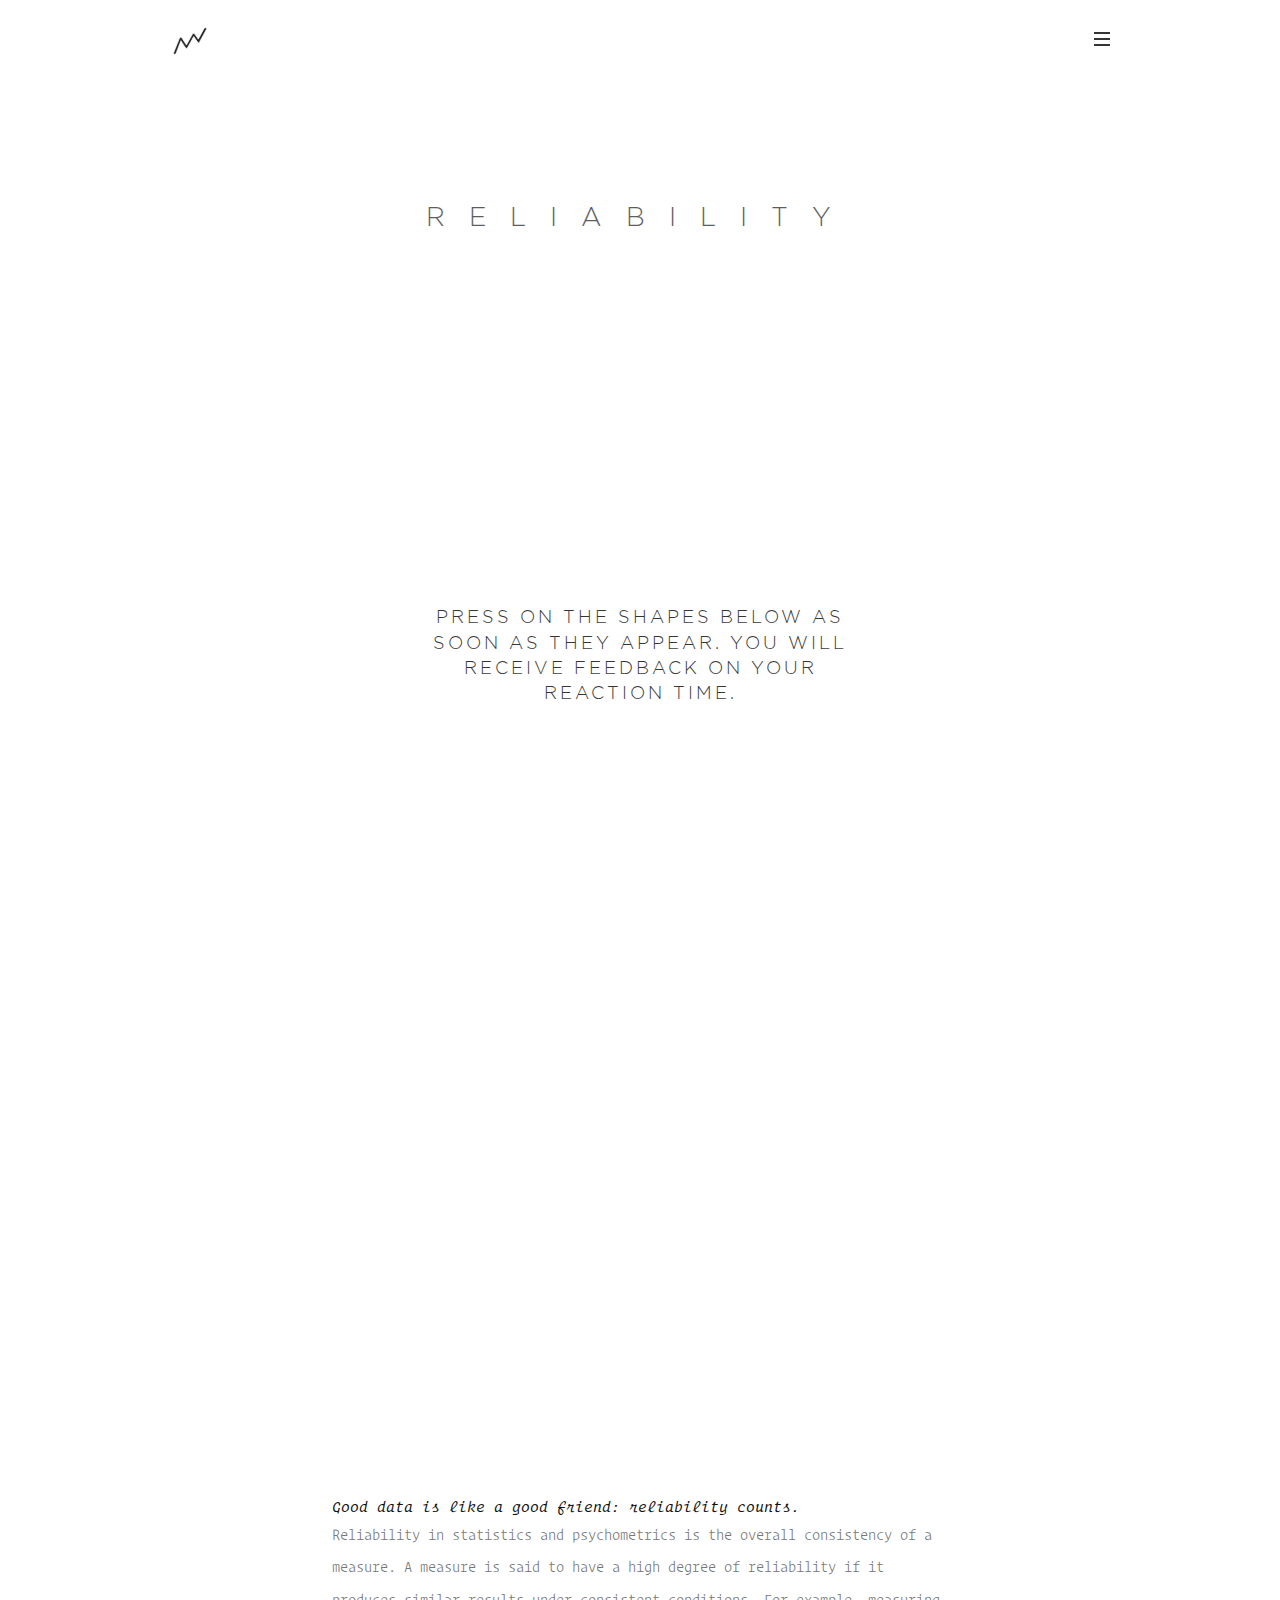
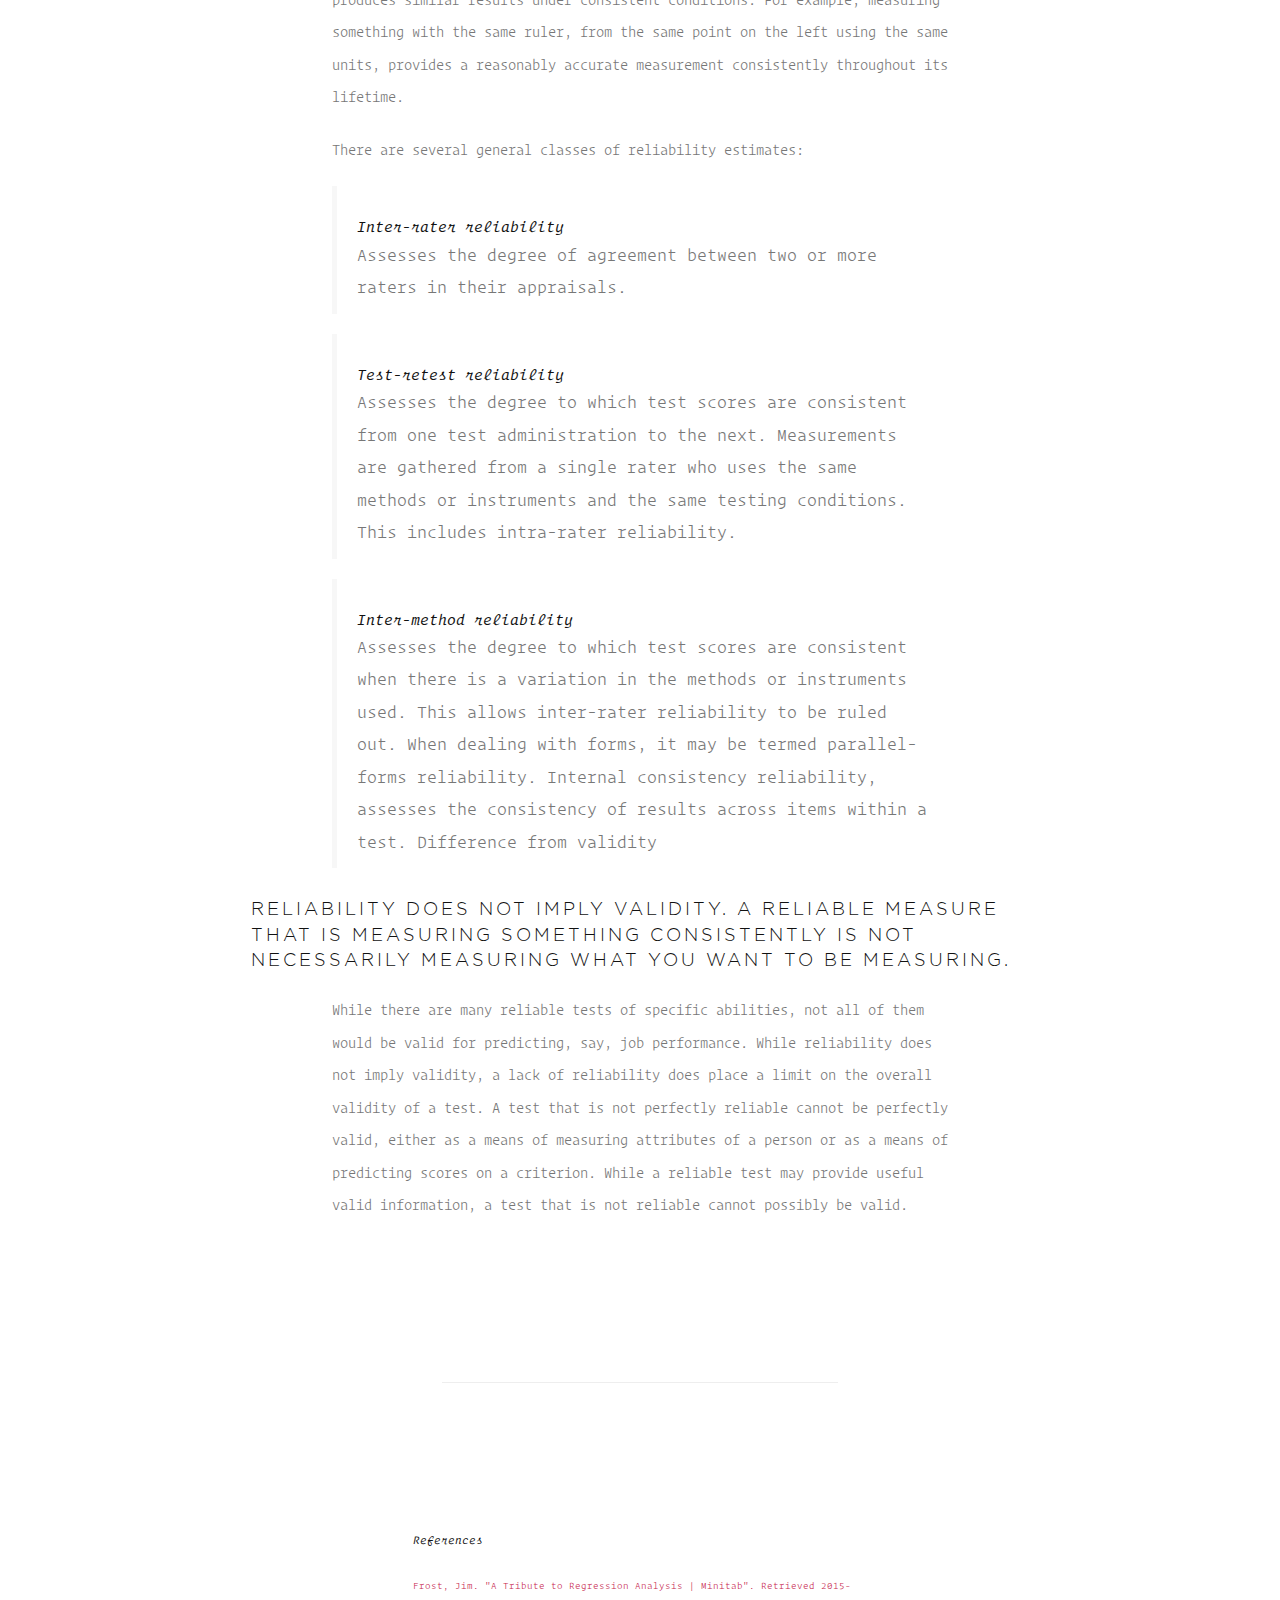
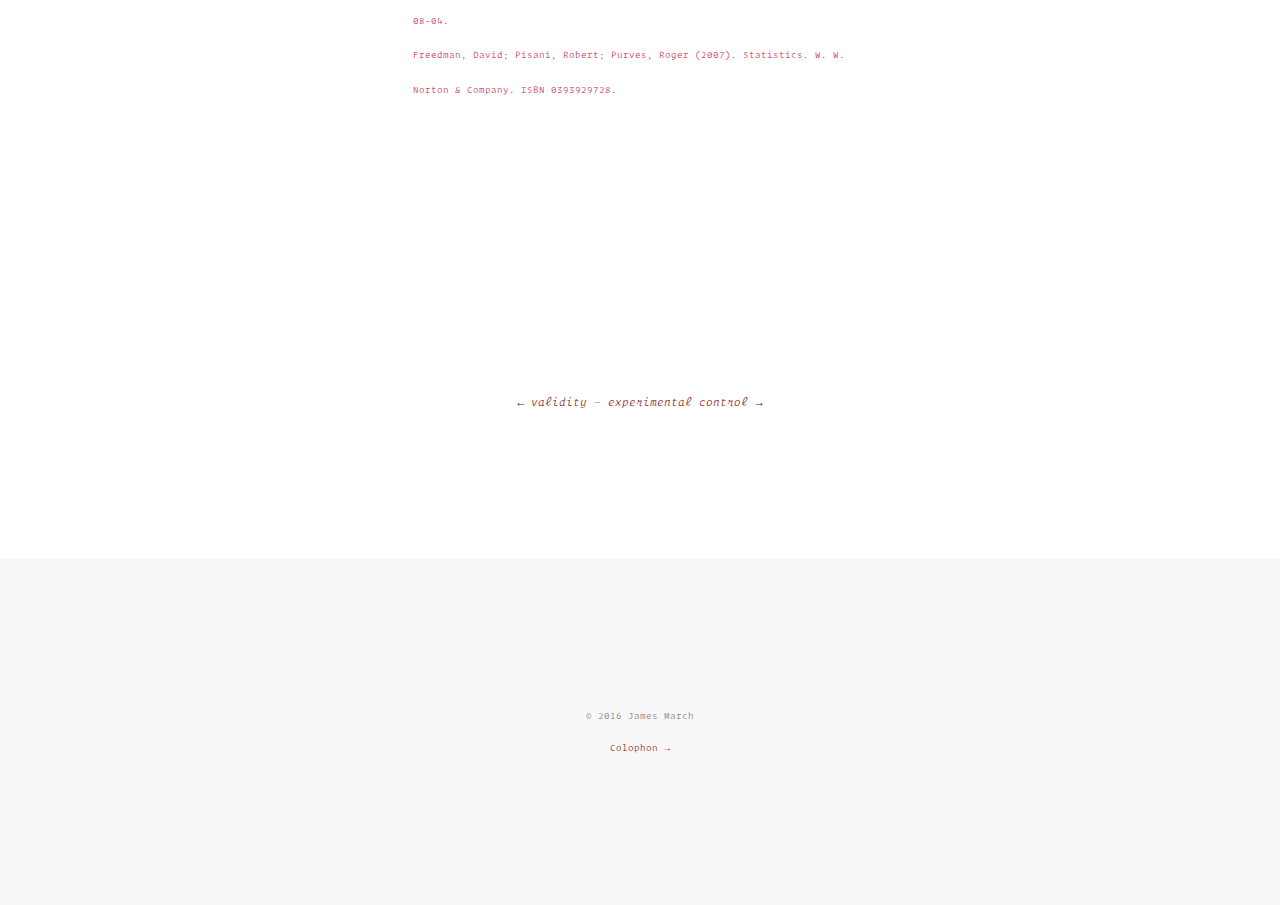
<file: reliability.html>
<!DOCTYPE html>
<html lang="en">

<head>
    <meta charset="UTF-8">
    <meta name="viewport" content="width=device-width, initial-scale=1.0">
    <meta name="description" content="">
    <meta name="author" content="">

    <title>Reliability: Statistics for Visual Thinkers</title>

    <!-- Favicons -->
    <link rel="shortcut icon" href="assets/images/favicon.png">
    <link rel="apple-touch-icon" href="assets/images/apple-touch-icon.png">
    <link rel="apple-touch-icon" sizes="72x72" href="assets/images/apple-touch-icon-72x72.png">
    <link rel="apple-touch-icon" sizes="114x114" href="assets/images/apple-touch-icon-114x114.png">

    <!-- Bootstrap core CSS -->
    <link href="assets/bootstrap/css/bootstrap.min.css" rel="stylesheet">

    <!-- Fonts -->
    <link href='https://fonts.googleapis.com/css?family=Work+Sans:400,500,600,700,300|Alegreya:400,400italic,700,700italic|Fira+Mono' rel='stylesheet' type='text/css'>

    <!-- Plugins -->
    <link href="assets/css/font-awesome.min.css" rel="stylesheet">
    <link href="assets/css/ionicons.min.css" rel="stylesheet">
    <link href="assets/css/simpletextrotator.css" rel="stylesheet">
    <link href="assets/css/magnific-popup.css" rel="stylesheet">
    <link href="assets/css/owl.carousel.css" rel="stylesheet">
    <link href="assets/css/superslides.css" rel="stylesheet">
    <link href="assets/css/vertical.css" rel="stylesheet">
    <link href="assets/css/animate.css" rel="stylesheet">
    <link rel="stylesheet" type="text/css" href="assets/css/component.css" />


    <!-- Template core CSS -->
    <link href="assets/css/style.css" rel="stylesheet">


    <style type="text/css">
        #box {
            width: 100px;
            height: 100px;
            background-color: blue;
            display: none;
            position: relative;
            transition: all .1s ease-in-out;
            -webkit-transition: bounce .1s ease-in-out;
            -o-transition: all .1s ease-in-out;
        }
        
        #box:hover {
            width: 125px;
            height: 125px;
        }
        
        p#printReactionTime {
            font-family: "Work Sans", sans-serif;
            letter-spacing: .25em;
            text-transform: uppercase;
            font-size: 80%;
            text-align: center;
        }
    </style>


</head>

<body>

    <!-- PRELOADER -->
    <div class="page-loader">
        <div class="loader">Loading...</div>
    </div>
    <!-- /PRELOADER -->

    <!-- OVERLAY MENU -->
    <div id="overlay-menu" class="overlay-menu">

        <a href="index.html#" id="overlay-menu-hide" class="navigation-hide"><i class="ion-close-round"></i></a>

        <div class="overlay-menu-inner">
            <nav class="overlay-menu-nav">

                <ul id="nav">

                    <a href="index.html#">Home</a>


                    <li><a href="index.html">Why Designers Should Care About Statistics</a></li>
                    <br />
                    <li class="slidedown">
                        <a href="index.html#">101: The Basics, Visualized</a>
                        <ul>
                            <li><a href="sampling.html">Sampling</a></li>
                            <li><a href="typesofstudies.html">Types of Studies</a></li>
                            <li><a href="typesofdata.html">Types of Data</a></li>
                            <li><a href="p.html">Null Hypothesis Testing</a></li>
                        </ul>
                    </li>
                    <br />
                    <li class="slidedown">
                        <a href="index.html#">102: Critical Considerations</a>
                        <ul>
                            <li><a href="validity.html">Validity</a></li>
                            <li><a href="reliability.html">Reliability</a></li>
                            <li><a href="control.html">Experimental Control</a></li>
                            <li><a href="bias.html">Bias</a></li>
                            <li><a href="misrepresentingdata.html">Misrepresenting Data</a></li>
                        </ul>
                    </li>


                </ul>
            </nav>
        </div>

        <div class="overlay-navigation-footer">



            <div class="container">

                <div class="row">

                    <div class="col-md-12 text-center">
                        <p class="copyright font-alt m-b-0">© 2016 James March</p>
                    </div>

                </div>

            </div>

        </div>

    </div>
    <!-- /OVERLAY MENU -->

    <!-- WRAPPER -->
    <div class="wrapper">

        <!-- NAVIGATION -->
        <nav class="navbar navbar-custom navbar-transparent navbar-light navbar-fixed-top">

            <div class="container">

                <div class="navbar-header">
                    <!-- YOU LOGO HERE -->
                    <a class="navbar-brand" href="index.html">
                        <!-- IMAGE OR SIMPLE TEXT -->
                        <img src="assets/images/data-logo.svg" width="40" alt="">
                    </a>
                </div>

                <!-- ICONS NAVBAR -->
                <ul id="icons-navbar" class="nav navbar-nav navbar-right">
                    <li>
                        <a href="index.html#" id="toggle-menu" class="show-overlay" title="Menu">
                            <span class="icon-bar"></span>
                            <span class="icon-bar"></span>
                            <span class="icon-bar"></span>
                        </a>
                    </li>
                </ul>
                <!-- /ICONS NAVBAR -->

                <ul class="extra-navbar nav navbar-nav navbar-right">

                </ul>

            </div>

        </nav>
        <!-- /NAVIGATION -->

        <!-- HERO -->
        <section class="module module-parallax bg-light-30">
            <div id="totop"></div>

            <!-- HERO TEXT -->





            <div class="container">




                <div class="col-md-12 text-center">
                    <h1 class="mh-line-size-3 font-alt m-b-20">Reliability</h1>

                </div>





            </div>
            <!-- /HERO TEXT -->

        </section>
        <!-- /HERO -->

        <section class="module">

            <div class="container">

                <!-- MODULE TITLE -->
                <div class="row">

                    <div class="col-md-6 col-md-offset-3 text-center" style="height:600px;">
                        <h3 class="font-alt">press on the shapes below as soon as they appear. You will receive feedback on your reaction time.</h3>

                        <p id="printReactionTime"></p>

                        <div id="box"></div>


                    </div>
                </div>
        </section>

        <section class="module">

            <div class="container">

                <!-- MODULE TITLE -->
                <div class="row">


                    <div class="col-md-8 col-md-offset-2">


                        <h5>Good data is like a good friend: reliability counts.</h5>
                    </div>
                </div>
                <!-- /MODULE TITLE -->


                <div class="row">

                    <div class="col-md-8 col-md-offset-2">


                        <p>Reliability in statistics and psychometrics is the overall consistency of a measure. A measure is said to have a high degree of reliability if it produces similar results under consistent conditions. For example, measuring something with the same ruler, from the same point on the left using the same units, provides a reasonably accurate measurement consistently throughout its lifetime.
                        </p>
                        <p>There are several general classes of reliability estimates:

                            <blockquote>
                                <h5>Inter-rater reliability</h5> Assesses the degree of agreement between two or more raters in their appraisals.
                            </blockquote>
                            <blockquote>
                                <h5>Test-retest reliability</h5> Assesses the degree to which test scores are consistent from one test administration to the next. Measurements are gathered from a single rater who uses the same methods or instruments and the same testing conditions. This includes intra-rater reliability.
                            </blockquote>
                            <blockquote>
                                <h5>Inter-method reliability</h5> Assesses the degree to which test scores are consistent when there is a variation in the methods or instruments used. This allows inter-rater reliability to be ruled out. When dealing with forms, it may be termed parallel-forms reliability. Internal consistency reliability, assesses the consistency of results across items within a test. Difference from validity
                            </blockquote>

                        </p>
                    </div>

                    <div class="col-md-10 col-md-offset-1">
                        <h3 class="font-alt">Reliability does not imply validity. A reliable measure that is measuring something consistently is not necessarily measuring what you want to be measuring.</h3></div>

                    <div class="col-md-8 col-md-offset-2">


                        <p>While there are many reliable tests of specific abilities, not all of them would be valid for predicting, say, job performance. While reliability does not imply validity, a lack of reliability does place a limit on the overall validity of a test. A test that is not perfectly reliable cannot be perfectly valid, either as a means of measuring attributes of a person or as a means of predicting scores on a criterion. While a reliable test may provide useful valid information, a test that is not reliable cannot possibly be valid.</p>



                    </div>
                </div>
            </div>
        </section>






        <!-- DIVIDER -->
        <div class="col-md-4 col-md-offset-4">
            <hr class="divider">
        </div>

        <section class="module">
            <div class="container">
                <div class="row">
                    <div class="col-md-6 col-md-offset-3">
                        <h6>References</h6>
                        <code>
 Frost, Jim. "A Tribute to Regression Analysis | Minitab". Retrieved 2015-08-04.<br />
Freedman, David; Pisani, Robert; Purves, Roger (2007). Statistics. W. W. Norton & Company. ISBN 0393929728.</code>
                    </div>
                </div>
            </div>
        </section>

        <!-- PAGINATION -->
        <section class="module">
            <div class="container">
                <div class="row">
                    <div class="col-md-4 col-md-offset-4 text-center text-italic text-pagination">
                        <A href="validity.html">&#8592; validity</A> &#8212;
                        <A href="control.html">experimental control &#8594;</A>
                    </div>
                </div>
        </section>
        <!-- /PAGINATION -->


        <!-- FOOTER -->
        <footer class="module bg-light">

            <div class="container">

                <div class="row">

                    <div class="col-md-12">



                    </div>

                </div>

                <div class="row">

                    <div class="col-md-12">

                        <p class="copyright text-center m-b-0">© 2016 James March<br /><a href="colophon.html">Colophon &rarr;</a></p>

                    </div>

                </div>

            </div>

        </footer>
        <!-- /FOOTER -->

        </div>
        <!-- /WRAPPER -->

        <!-- SCROLLTOP -->
        <div class="scroll-up">
            <a href="#totop"><i class="fa fa-angle-double-up"></i></a>
        </div>

        <!-- Javascript files -->
        <script src="assets/js/jquery-2.1.3.min.js"></script>
        <script src="assets/bootstrap/js/bootstrap.min.js"></script>
        <script src="assets/js/jquery.superslides.min.js"></script>
        <script src="assets/js/jquery.mb.YTPlayer.min.js"></script>
        <script src="assets/js/jquery.magnific-popup.min.js"></script>
        <script src="assets/js/owl.carousel.min.js"></script>
        <script src="assets/js/jquery.simple-text-rotator.min.js"></script>
        <script src="assets/js/imagesloaded.pkgd.js"></script>
        <script src="assets/js/isotope.pkgd.min.js"></script>
        <script src="assets/js/packery-mode.pkgd.min.js"></script>
        <script src="assets/js/appear.js"></script>
        <script src="assets/js/jquery.easing.1.3.js"></script>
        <script src="assets/js/wow.min.js"></script>
        <script src="assets/js/jqBootstrapValidation.js"></script>
        <script src="assets/js/jquery.fitvids.js"></script>
        <script src="assets/js/jquery.parallax-1.1.3.js"></script>
        <script src="assets/js/smoothscroll.js"></script>
        <script src="http://maps.google.com/maps/api/js?sensor=true"></script>
        <script src="assets/js/gmaps.js"></script>
        <script src="assets/js/contact.js"></script>
        <script src="assets/js/custom.js"></script>
        <script src="assets/js/TweenLite.min.js"></script>
        <script src="assets/js/EasePack.min.js"></script>
        <script src="assets/js/rAF.js"></script>
        <script type="text/javascript">
            function getRandomColor() {

                var letters = "0123456789ABCDEF".split('');
                var color = "#";
                for (var i = 0; i < 6; i++) {
                    color += letters[Math.round(Math.random() * 15)];
                } //ends for loop 
                return color;


            } // ends getRandomColor Function


            var clickedTime;
            var createdTime;
            var reactionTime;

            function makeBox() {
                var time = Math.random();
                time = time * 3000;

                setTimeout(function () {

                    if (Math.random() > 0.5) {

                        document.getElementById("box").style.borderRadius = "100px";

                    } else {

                        document.getElementById("box").style.borderRadius = "0";
                    }

                    var top = Math.random();
                    top = top * 300;
                    var left = Math.random();
                    left = left * 500;

                    document.getElementById("box").style.top = top + "px";
                    document.getElementById("box").style.left = left + "px";

                    document.getElementById("box").style.backgroundColor = getRandomColor();

                    document.getElementById("box").style.display = "block";

                    createdTime = Date.now();

                }, time);

            }

            document.getElementById("box").onclick = function () {

                clickedTime = Date.now();

                reactionTime = (clickedTime - createdTime) / 1000;

                document.getElementById("printReactionTime").innerHTML = "Your Reaction Time is: " + reactionTime + "seconds";

                this.style.display = "none";

                makeBox();


            }

            makeBox();
        </script>

</body>

</html>
</file>
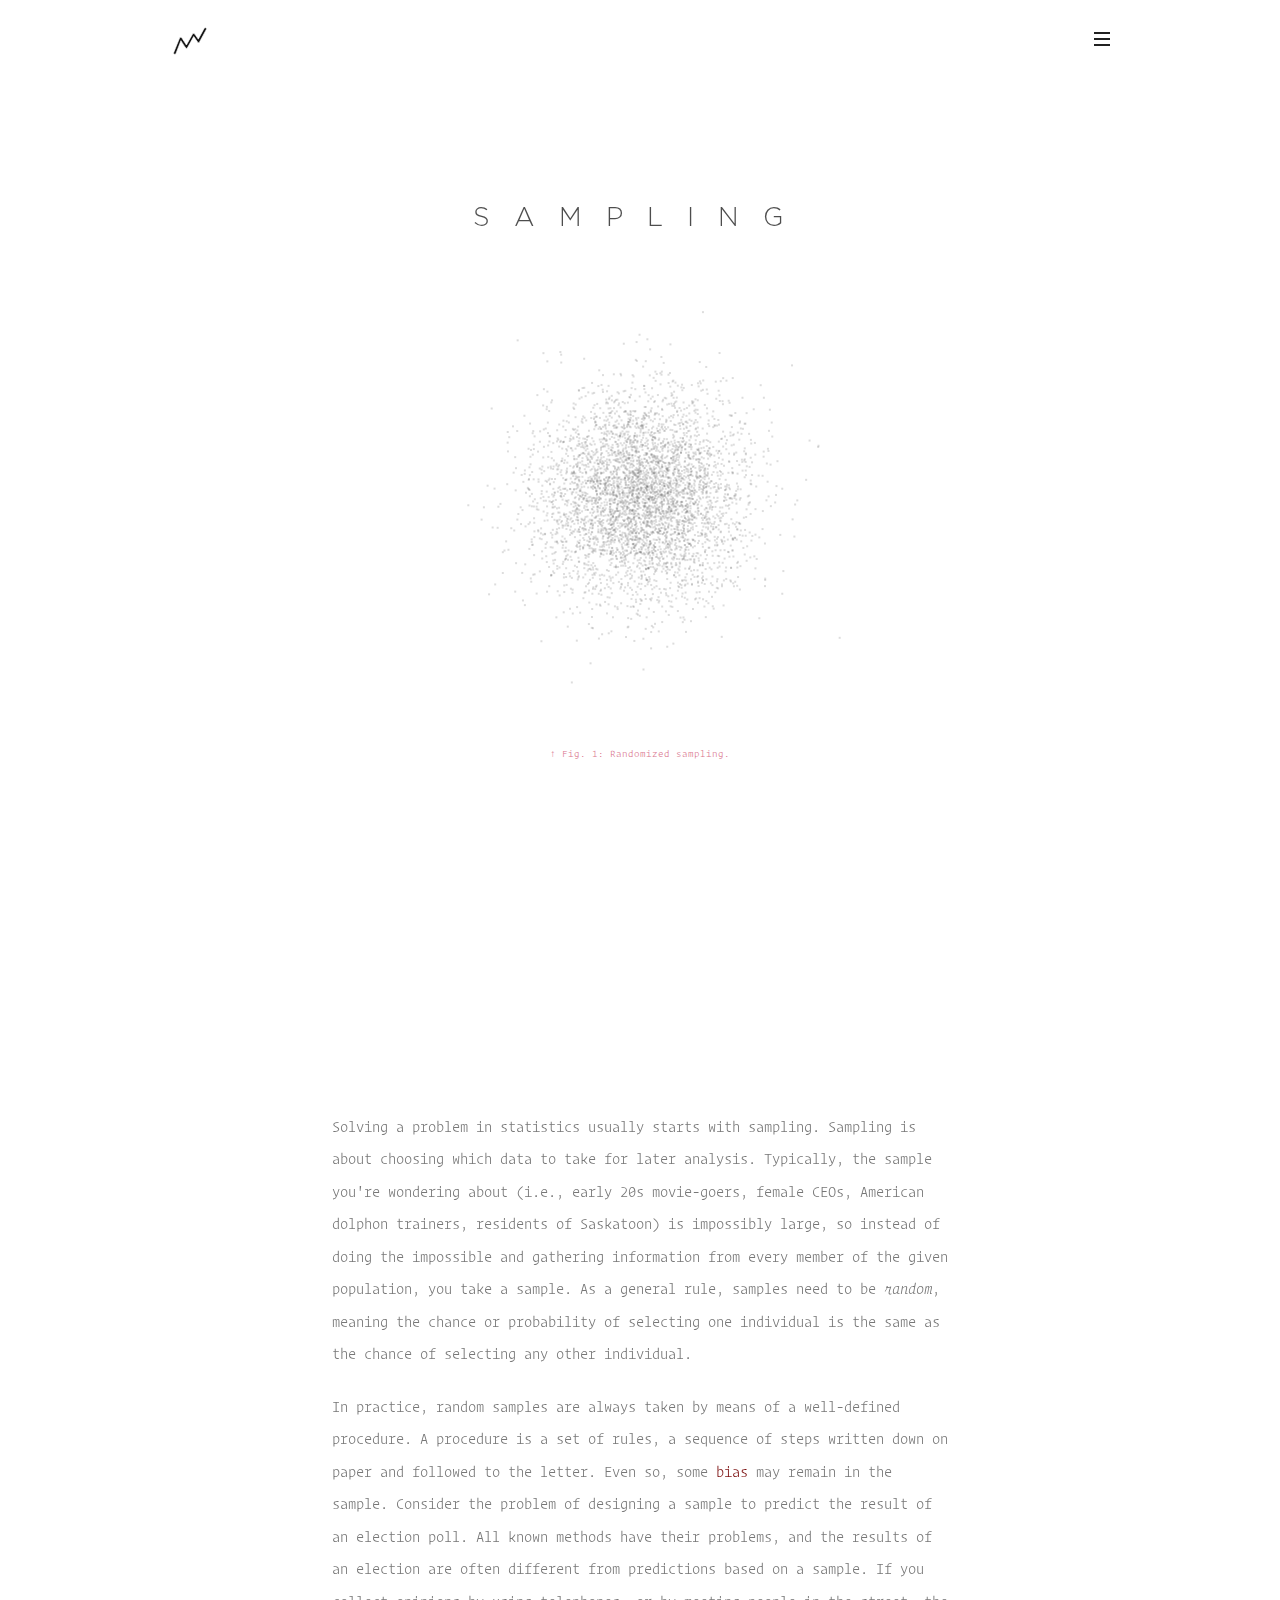
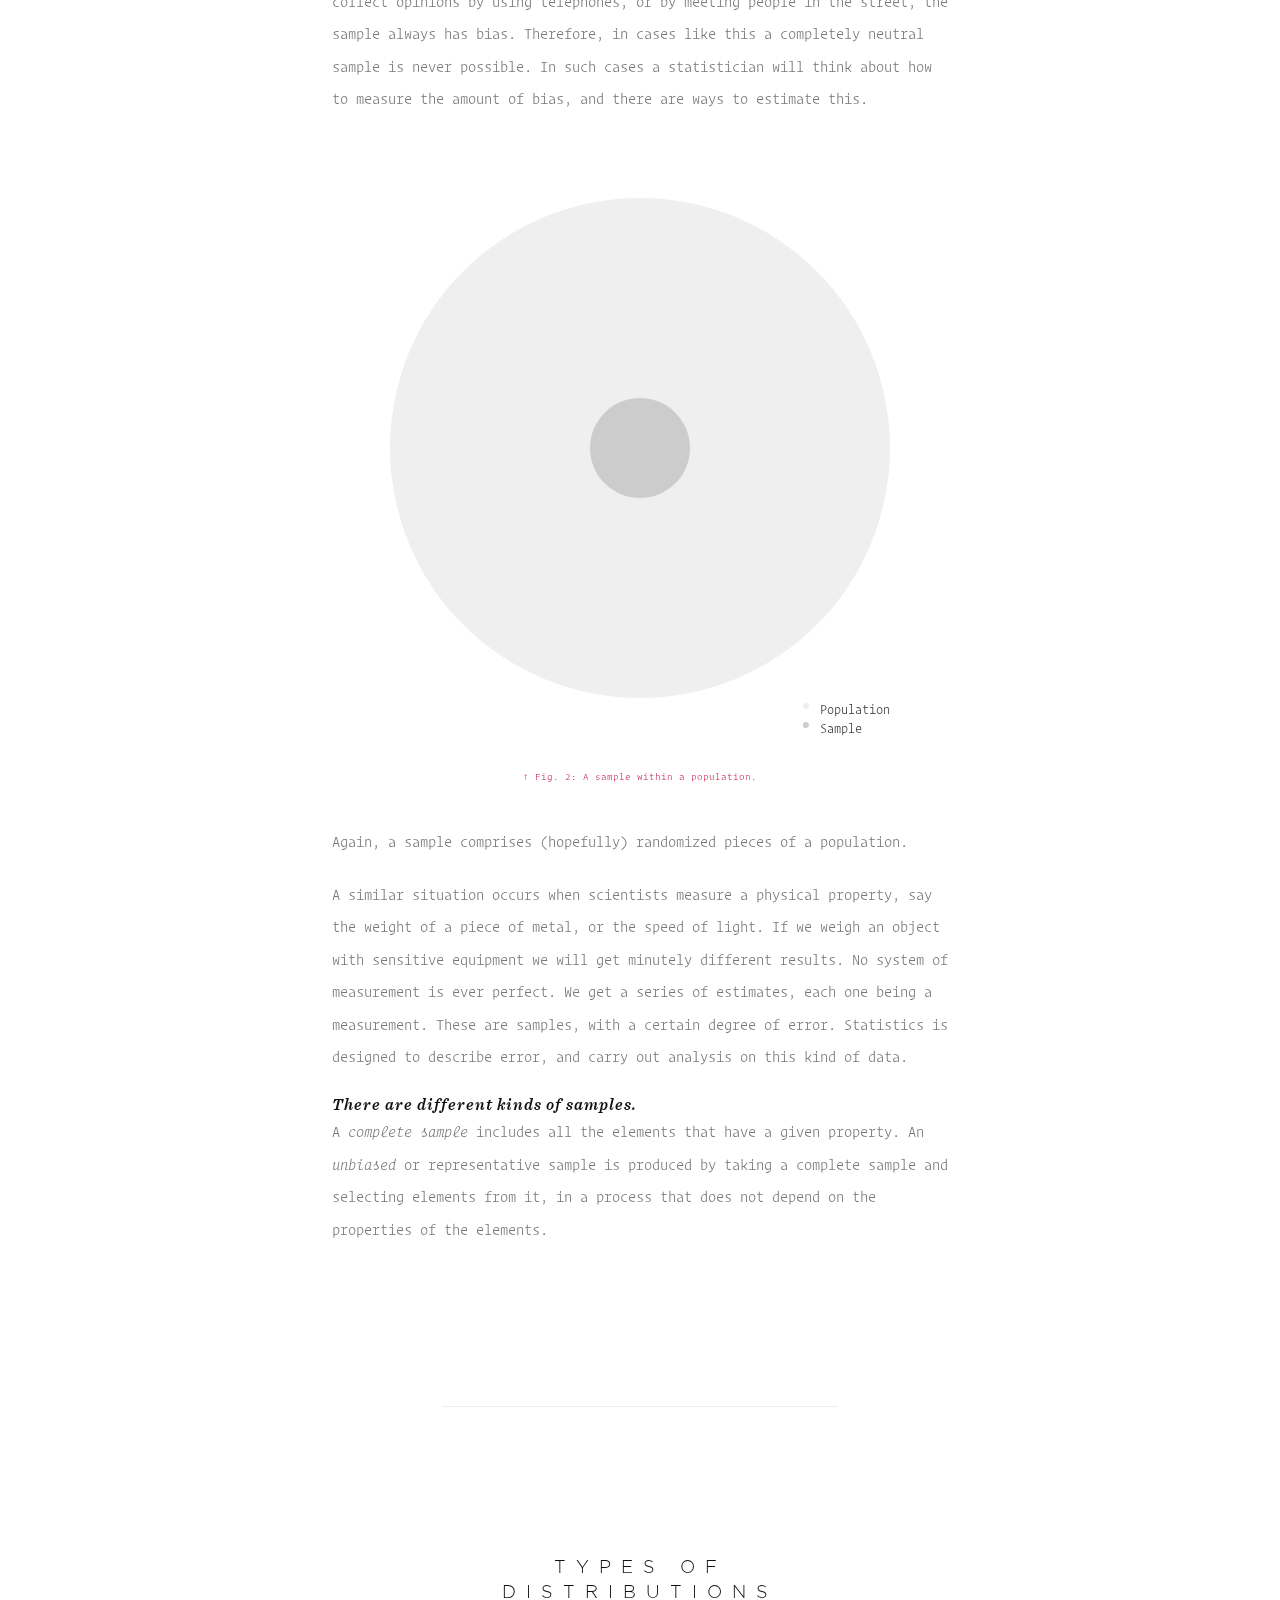
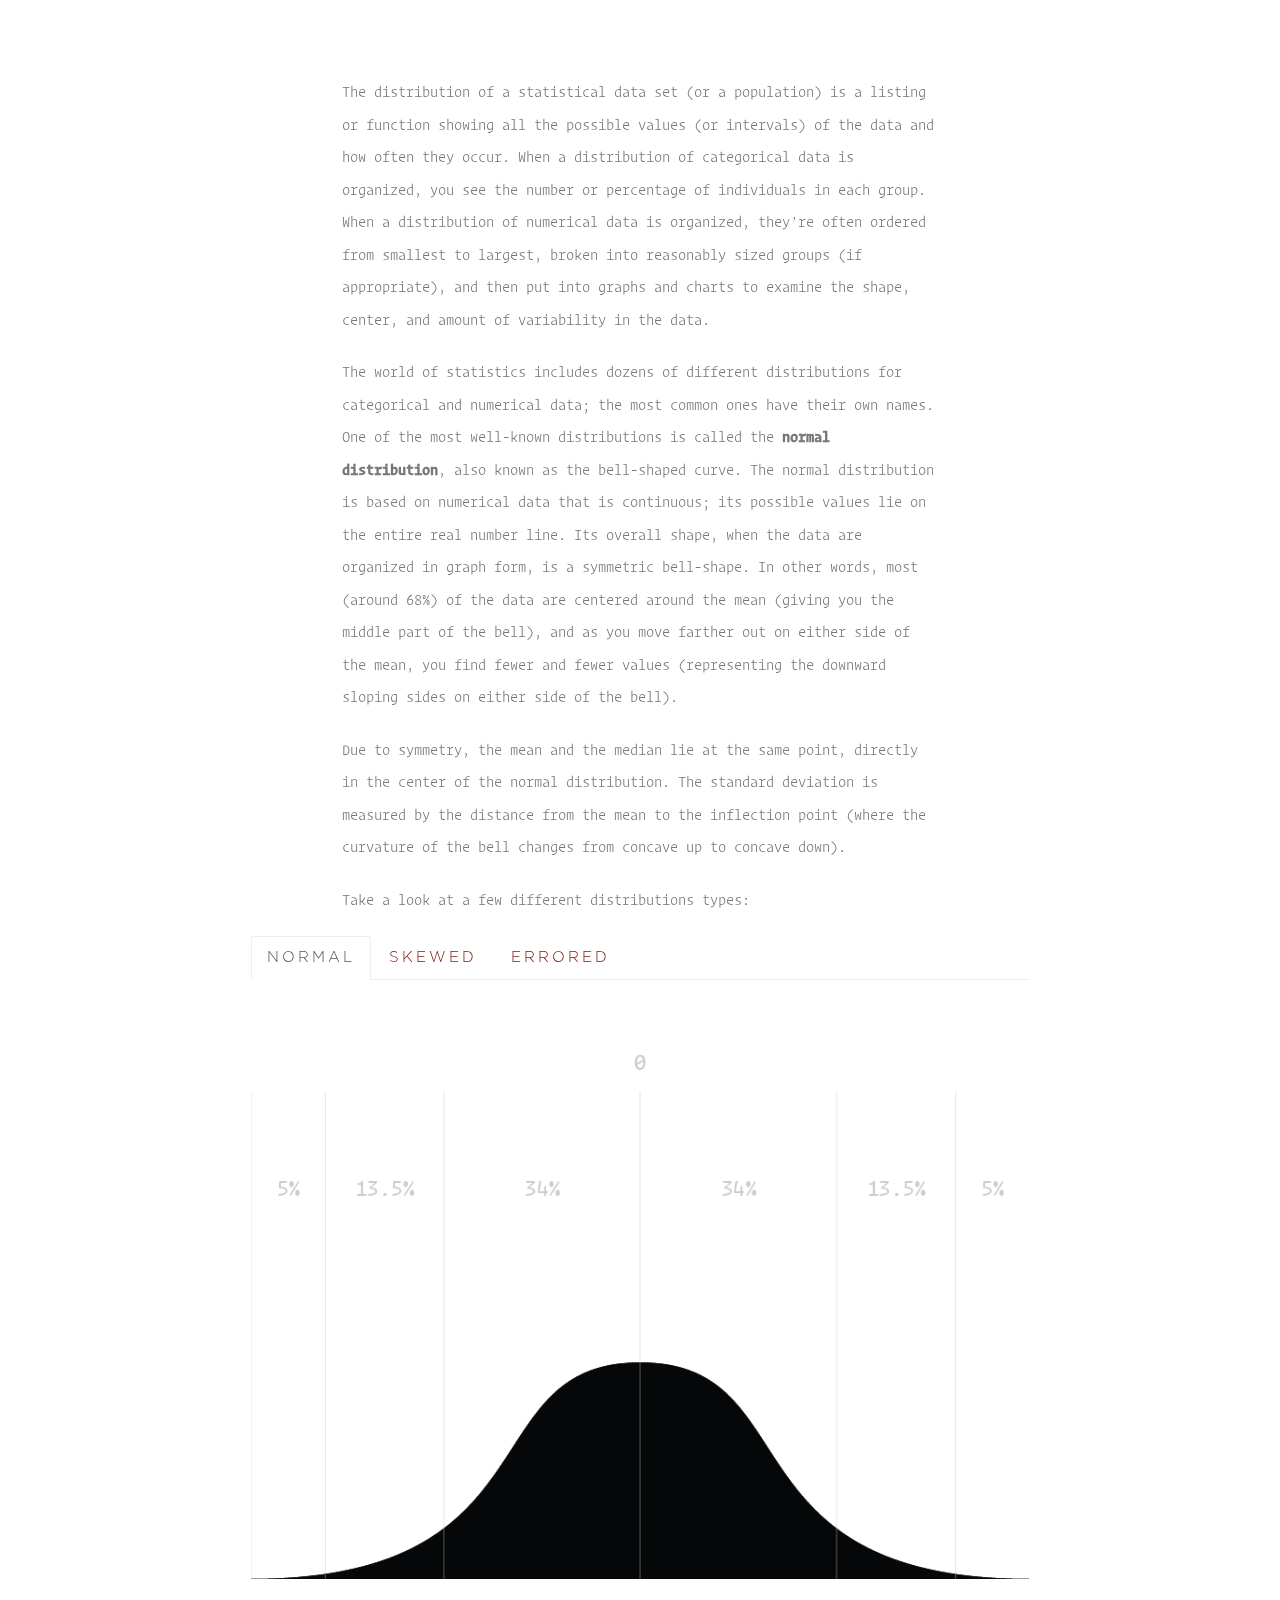
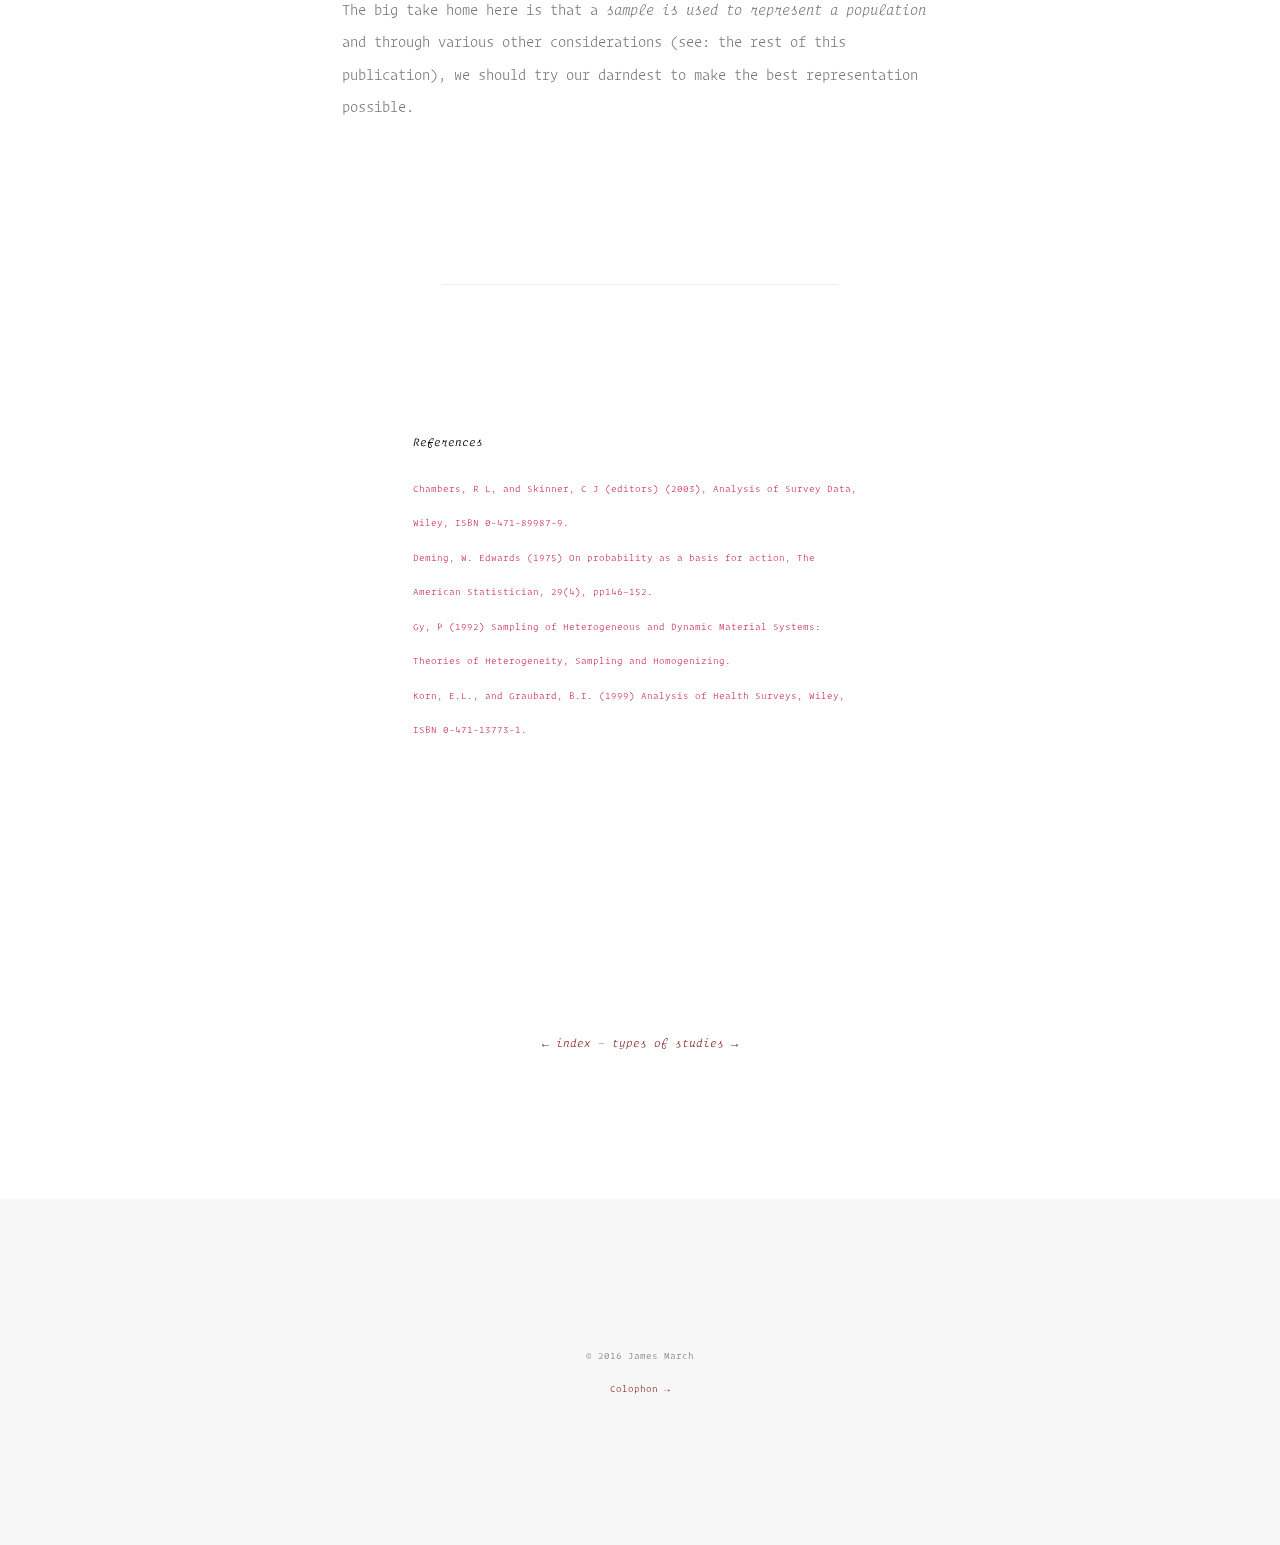
<file: sampling.html>
<!DOCTYPE html>
<html lang="en">

<head>
    <meta charset="UTF-8">
    <meta name="viewport" content="width=device-width, initial-scale=1.0">
    <meta name="description" content="">
    <meta name="author" content="">

    <title>Sampling: Statistics for Visual Thinkers</title>

    <!-- Favicons -->
    <link rel="shortcut icon" href="assets/images/favicon.png">
    <link rel="apple-touch-icon" href="assets/images/apple-touch-icon.png">
    <link rel="apple-touch-icon" sizes="72x72" href="assets/images/apple-touch-icon-72x72.png">
    <link rel="apple-touch-icon" sizes="114x114" href="assets/images/apple-touch-icon-114x114.png">

    <!-- Bootstrap core CSS -->
    <link href="assets/bootstrap/css/bootstrap.min.css" rel="stylesheet">

    <!-- Fonts -->
    <link href='https://fonts.googleapis.com/css?family=Work+Sans:400,500,600,700,300|Alegreya:400,400italic,700,700italic|Fira+Mono' rel='stylesheet' type='text/css'>

    <!-- Plugins -->
    <link href="assets/css/font-awesome.min.css" rel="stylesheet">
    <link href="assets/css/ionicons.min.css" rel="stylesheet">
    <link href="assets/css/simpletextrotator.css" rel="stylesheet">
    <link href="assets/css/magnific-popup.css" rel="stylesheet">
    <link href="assets/css/owl.carousel.css" rel="stylesheet">
    <link href="assets/css/superslides.css" rel="stylesheet">
    <link href="assets/css/vertical.css" rel="stylesheet">
    <link href="assets/css/animate.css" rel="stylesheet">
    <link rel="stylesheet" type="text/css" href="assets/css/component.css" />


    <!-- Template core CSS -->
    <link href="assets/css/style.css" rel="stylesheet">


    <style type="text/css">
        canvas#canvas {
            padding-left: 0;
            padding-right: 0;
            margin-left: auto;
            margin-right: auto;
            display: block;
        }
        
        #wrapper {
            padding: 10% 0 10% 0;
            width: 100%;
            height: 100%;
        }
        
        #content {
            position: relative;
            width: 500px;
            text-align: center;
            margin: 0 auto;
            vertical-align: middle;
        }
        
        #outer-circle {
            background: #EFEFEF;
            border-radius: 50%;
            height: 500px;
            width: 500px;
            position: relative;
            /* 
    Child elements with absolute positioning will be 
    positioned relative to this div 
   */
        }
        
        #inner-circle {
            position: absolute;
            background: #CCC;
            border-radius: 50%;
            height: 100px;
            width: 100px;
            /*
    Put top edge and left edge in the center
   */
            top: 50%;
            left: 50%;
            margin: -50px 0px 0px -50px;
            transition: ease-in-out .35s;
            /* 
    Offset the position correctly with
    minus half of the width and minus half of the height 
   */
        }
        
        #inner-circle:hover {
            height: 200px;
            width: 200px;
            margin: -100px 0px 0px -100px;
        }
        
        .sidebar {
            float: right;
            text-align: left;
            font-size: 1.25rem;
            line-height: 1.5rem;
            color: #333;
        }
        
        span.population {
            color: #EFEFEF;
            font-size: 2em;
        }
        
        span.sample {
            color: #CCC;
            font-size: 2em;
        }
    </style>



</head>

<body>

    <!-- PRELOADER -->
    <div class="page-loader">
        <div class="loader">Loading...</div>
    </div>
    <!-- /PRELOADER -->

    <!-- OVERLAY MENU -->
    <div id="overlay-menu" class="overlay-menu">

        <a href="index.html#" id="overlay-menu-hide" class="navigation-hide"><i class="ion-close-round"></i></a>

        <div class="overlay-menu-inner">
            <nav class="overlay-menu-nav">

                <ul id="nav">

                    <a href="index.html#">Home</a>


                    <li><a href="index.html">Why Designers Should Care About Statistics</a></li>
                    <br />
                    <li class="slidedown">
                        <a href="index.html#">101: The Basics, Visualized</a>
                        <ul>
                            <li><a href="sampling.html">Sampling</a></li>
                            <li><a href="typesofstudies.html">Types of Studies</a></li>
                            <li><a href="typesofdata.html">Types of Data</a></li>
                            <li><a href="p.html">Null Hypothesis Testing</a></li>
                        </ul>
                    </li>
                    <br />
                    <li class="slidedown">
                        <a href="index.html#">102: Critical Considerations</a>
                        <ul>
                            <li><a href="validity.html">Validity</a></li>
                            <li><a href="reliability.html">Reliability</a></li>
                            <li><a href="control.html">Experimental Control</a></li>
                            <li><a href="bias.html">Bias</a></li>
                            <li><a href="misrepresentingdata.html">Misrepresenting Data</a></li>
                        </ul>
                    </li>


                </ul>

            </nav>
        </div>

        <div class="overlay-navigation-footer">



            <div class="container">

                <div class="row">

                    <div class="col-md-12 text-center">
                        <p class="copyright font-alt m-b-0">© 2016 James March</p>
                    </div>

                </div>

            </div>

        </div>

    </div>
    <!-- /OVERLAY MENU -->

    <!-- WRAPPER -->
    <div class="wrapper">

        <!-- NAVIGATION -->
        <nav class="navbar navbar-custom navbar-transparent navbar-light navbar-fixed-top">

            <div class="container">

                <div class="navbar-header">
                    <!-- YOU LOGO HERE -->
                    <a class="navbar-brand" href="index.html">
                        <!-- IMAGE OR SIMPLE TEXT -->
                        <img src="assets/images/data-logo.svg" width="40" alt="">
                    </a>
                </div>

                <!-- ICONS NAVBAR -->
                <ul id="icons-navbar" class="nav navbar-nav navbar-right">
                    <li>
                        <a href="index.html#" id="toggle-menu" class="show-overlay" title="Menu">
                            <span class="icon-bar"></span>
                            <span class="icon-bar"></span>
                            <span class="icon-bar"></span>
                        </a>
                    </li>
                </ul>
                <!-- /ICONS NAVBAR -->

                <ul class="extra-navbar nav navbar-nav navbar-right">

                </ul>

            </div>

        </nav>
        <!-- /NAVIGATION -->

        <!-- HERO -->
        <section class="module module-parallax bg-light-30">
            <div id="totop"></div>

            <!-- HERO TEXT -->





            <div class="container">




                <div class="col-md-12 text-center">
                    <h1 class="mh-line-size-3 font-alt m-b-20">Sampling</h1>
                </div>
                <canvas id="canvas" width="100%"></canvas>
                <div class="text-center"><code>&uarr; Fig. 1: Randomized sampling.</code></div>



            </div>
            <!-- /HERO TEXT -->

        </section>
        <!-- /HERO -->



        <!-- PARAGRAPH -->
        <section class="module">

            <div class="container">




                <div class="row">

                    <div class="col-md-8 col-md-offset-2">
                        <p>Solving a problem in statistics usually starts with sampling. Sampling is about choosing which data to take for later analysis. Typically, the sample you're wondering about (i.e., early 20s movie-goers, female CEOs, American dolphon trainers, residents of Saskatoon) is impossibly large, so instead of doing the impossible and gathering information from every member of the given population, you take a sample. As a general rule, samples need to be <em>random</em>, meaning the chance or probability of selecting one individual is the same as the chance of selecting any other individual.</p>

                        <p>In practice, random samples are always taken by means of a well-defined procedure. A procedure is a set of rules, a sequence of steps written down on paper and followed to the letter. Even so, some <a href="bias.html">bias</a> may remain in the sample. Consider the problem of designing a sample to predict the result of an election poll. All known methods have their problems, and the results of an election are often different from predictions based on a sample. If you collect opinions by using telephones, or by meeting people in the street, the sample always has bias. Therefore, in cases like this a completely neutral sample is never possible. In such cases a statistician will think about how to measure the amount of bias, and there are ways to estimate this.</p>

                        <div id="wrapper">
                            <div id="content">
                                <div id="outer-circle">
                                    <div id="inner-circle">
                                    </div>
                                </div>
                                <div class="sidebar">
                                    <span class="population">•</span> Population
                                    <br />
                                    <span class="sample">•</span> Sample
                                </div>
                            </div>
                        </div>
                        <div class="text-center"><code>&uarr; Fig. 2: A sample within a population.</code></div>


                        <br />

                        <p>Again, a sample comprises (hopefully) randomized pieces of a population.</p>
                        <p>A similar situation occurs when scientists measure a physical property, say the weight of a piece of metal, or the speed of light. If we weigh an object with sensitive equipment we will get minutely different results. No system of measurement is ever perfect. We get a series of estimates, each one being a measurement. These are samples, with a certain degree of error. Statistics is designed to describe error, and carry out analysis on this kind of data.</p>

                        <h5 class="font-serif">There are different kinds of samples.</h5>

                        <p>A <em>complete sample</em> includes all the elements that have a given property. An <em>unbiased</em> or representative sample is produced by taking a complete sample and selecting elements from it, in a process that does not depend on the properties of the elements.</p>

                    </div>

                </div>

            </div>

        </section>
        <!-- /PARAGRAPH -->



        <!-- DIVIDER -->
        <div class="col-md-4 col-md-offset-4">
            <hr class="divider">
        </div>





        <!-- TABS -->
        <section class="module">

            <div class="container">

                <!-- MODULE TITLE -->
                <div class="row">
                    <div class="col-md-6 col-md-offset-3">
                        <h2 class="module-title font-alt">types of distributions</h2>
                    </div>
                </div>
                <!-- /MODULE TITLE -->
                <div class="col-md-8 col-md-offset-2">

                    <p>The distribution of a statistical data set (or a population) is a listing or function showing all the possible values (or intervals) of the data and how often they occur. When a distribution of categorical data is organized, you see the number or percentage of individuals in each group. When a distribution of numerical data is organized, they’re often ordered from smallest to largest, broken into reasonably sized groups (if appropriate), and then put into graphs and charts to examine the shape, center, and amount of variability in the data.</p>

                    <p>The world of statistics includes dozens of different distributions for categorical and numerical data; the most common ones have their own names. One of the most well-known distributions is called the <strong>normal distribution</strong>, also known as the bell-shaped curve. The normal distribution is based on numerical data that is continuous; its possible values lie on the entire real number line. Its overall shape, when the data are organized in graph form, is a symmetric bell-shape. In other words, most (around 68%) of the data are centered around the mean (giving you the middle part of the bell), and as you move farther out on either side of the mean, you find fewer and fewer values (representing the downward sloping sides on either side of the bell).</p>

                    <p>Due to symmetry, the mean and the median lie at the same point, directly in the center of the normal distribution. The standard deviation is measured by the distance from the mean to the inflection point (where the curvature of the bell changes from concave up to concave down).</p>

                    <p>Take a look at a few different distributions types:</p>
                </div>
                <div class="row multi-columns-row">

                    <div class="col-md-10 col-md-offset-1">

                        <!-- TABS -->
                        <div role="tabpanel">
                            <ul class="nav nav-tabs font-alt" role="tablist">
                                <li class="active"><a href="sampling.html#normal" data-toggle="tab">Normal</a></li>
                                <li><a href="sampling.html#skewed" data-toggle="tab">Skewed</a></li>
                                <li><a href="sampling.html#errored" data-toggle="tab">Errored</a></li>

                            </ul>
                            <div class="tab-content">
                                <div class="tab-pane active" id="normal">
                                    <img src="assets/images/normal-distribution.png">
                                </div>
                                <div class="tab-pane" id="skewed">
                                    <img src="assets/images/skewed-distribution.png">

                                </div>

                                <div class="tab-pane" id="errored">
                                    <img src="assets/images/errored-distribution.png">

                                </div>
                            </div>
                        </div>
                    </div>
                </div>
                <!-- /TABS -->
                <div class="col-md-8 col-md-offset-2">
                    <p>The big take home here is that a <em>sample is used to represent a population</em> and through various other considerations (see: the rest of this publication), we should try our darndest to make the best representation possible.


                    </p>

                </div>
        </section>

        <!-- DIVIDER -->
        <div class="col-md-4 col-md-offset-4">
            <hr class="divider">
        </div>

        <section class="module">
            <div class="container">
                <div class="row">
                    <div class="col-md-6 col-md-offset-3">
                        <h6>References</h6>
                        <code>Chambers, R L, and Skinner, C J (editors) (2003), Analysis of Survey Data, Wiley, ISBN 0-471-89987-9.<br />
Deming, W. Edwards (1975) On probability as a basis for action, The American Statistician, 29(4), pp146–152.<br />
Gy, P (1992) Sampling of Heterogeneous and Dynamic Material Systems: Theories of Heterogeneity, Sampling and Homogenizing. <br />
Korn, E.L., and Graubard, B.I. (1999) Analysis of Health Surveys, Wiley, ISBN 0-471-13773-1.</code>
                    </div>
                </div>
            </div>
        </section>

        <!-- PAGINATION -->
        <section class="module">
            <div class="container">
                <div class="row">
                    <div class="col-md-4 col-md-offset-4 text-center text-italic text-pagination">
                        <A href="index.html">&#8592; index</A> &#8212;
                        <A href="typesofstudies.html">types of studies &#8594;</A>
                    </div>
                </div>
        </section>
        <!-- /PAGINATION -->

        <!-- FOOTER -->
        <footer class="module bg-light">

            <div class="container">

                <div class="row">

                    <div class="col-md-12">



                    </div>

                </div>

                <div class="row">

                    <div class="col-md-12">

                        <p class="copyright text-center m-b-0">© 2016 James March<br /><a href="colophon.html">Colophon &rarr;</a></p>

                    </div>

                </div>

            </div>

        </footer>
        <!-- /FOOTER -->

        </div>
        <!-- /WRAPPER -->

        <!-- SCROLLTOP -->
        <div class="scroll-up">
            <a href="#totop"><i class="fa fa-angle-double-up"></i></a>
        </div>

        <!-- Javascript files -->
        <script src="assets/js/jquery-2.1.3.min.js"></script>
        <script src="assets/bootstrap/js/bootstrap.min.js"></script>
        <script src="assets/js/jquery.superslides.min.js"></script>
        <script src="assets/js/jquery.mb.YTPlayer.min.js"></script>
        <script src="assets/js/jquery.magnific-popup.min.js"></script>
        <script src="assets/js/owl.carousel.min.js"></script>
        <script src="assets/js/jquery.simple-text-rotator.min.js"></script>
        <script src="assets/js/imagesloaded.pkgd.js"></script>
        <script src="assets/js/isotope.pkgd.min.js"></script>
        <script src="assets/js/packery-mode.pkgd.min.js"></script>
        <script src="assets/js/appear.js"></script>
        <script src="assets/js/jquery.easing.1.3.js"></script>
        <script src="assets/js/wow.min.js"></script>
        <script src="assets/js/jqBootstrapValidation.js"></script>
        <script src="assets/js/jquery.fitvids.js"></script>
        <script src="assets/js/jquery.parallax-1.1.3.js"></script>
        <script src="assets/js/smoothscroll.js"></script>
        <script src="http://maps.google.com/maps/api/js?sensor=true"></script>
        <script src="assets/js/gmaps.js"></script>
        <script src="assets/js/contact.js"></script>
        <script src="assets/js/custom.js"></script>
        <script src="assets/js/TweenLite.min.js"></script>
        <script src="assets/js/EasePack.min.js"></script>
        <script src="assets/js/rAF.js"></script>
        <script type="text/javascript">
            var can = document.getElementById('canvas'),
                ctx = can.getContext('2d'),
                meanWidth, meanHeight, deviation = 50;

            canvas.width = 640;
            canvas.height = 480;

            Math.nrand = function () {
                var x1, x2, rad;

                do {
                    x1 = 2 * this.random() - 1;
                    x2 = 2 * this.random() - 1;
                    rad = x1 * x1 + x2 * x2;
                } while (rad >= 1 || rad == 0);

                var c = this.sqrt(-2 * Math.log(rad) / rad);

                return x1 * c;
            };

            meanWidth = canvas.width / 2;
            meanHeight = canvas.height / 2;

            ctx.fillStyle = "hsla(198, 50%, 00%, 0.2)";
            console.log('running');

            function draw() {
                for (var i = 0; i < 100; i++) {
                    dot();
                }

                window.requestAnimFrame(draw);
            }

            function dot() {
                var randX = Math.nrand() * deviation + meanWidth,
                    randY = Math.nrand() * deviation + meanHeight;

                ctx.fillRect(randX, randY, 2, 2);
            }

            window.requestAnimFrame = function () {
                return window.requestAnimationFrame || window.webkitRequestAnimationFrame || window.mozRequestAnimationFrame || window.oRequestAnimationFrame || window.msRequestAnimationFrame || function (a) {
                    window.setTimeout(a, 1E3 / 60)
                }
            }();

            window.requestAnimFrame(draw);
        </script>

</body>

</html>
</file>
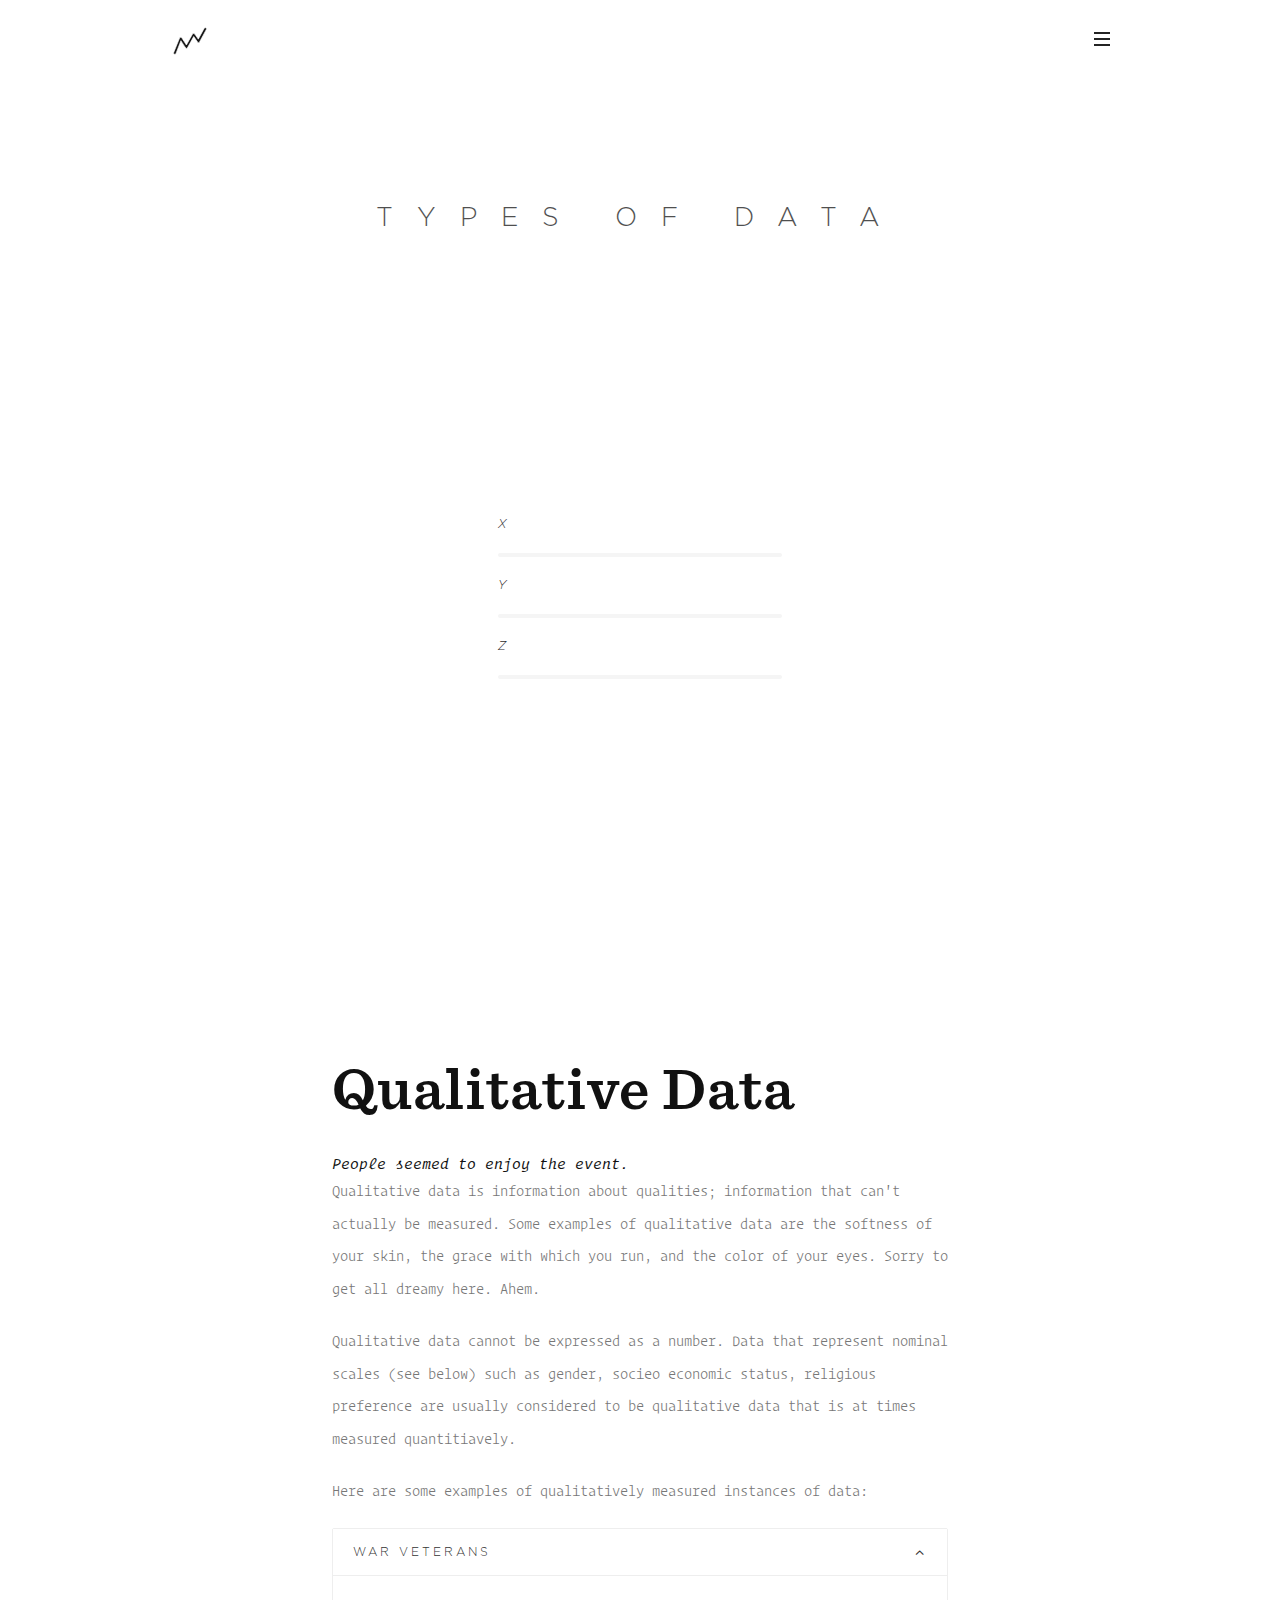
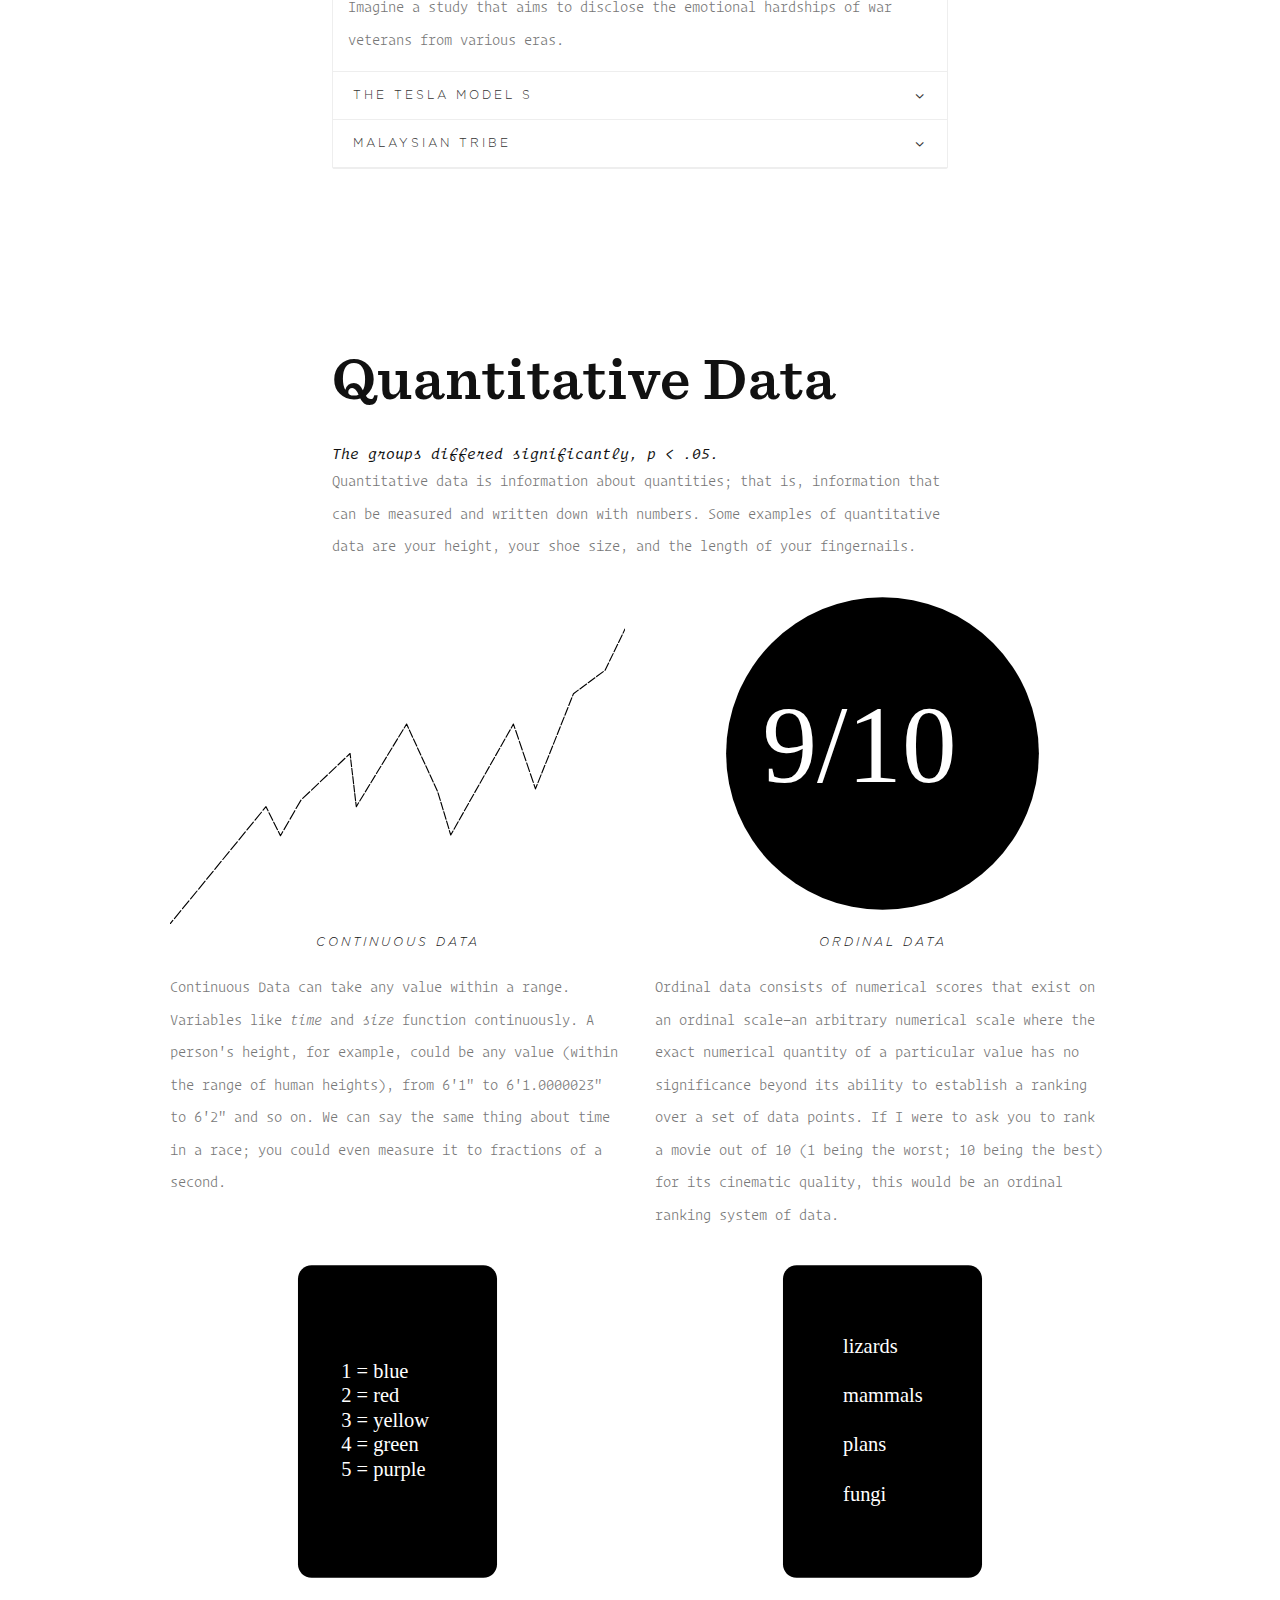
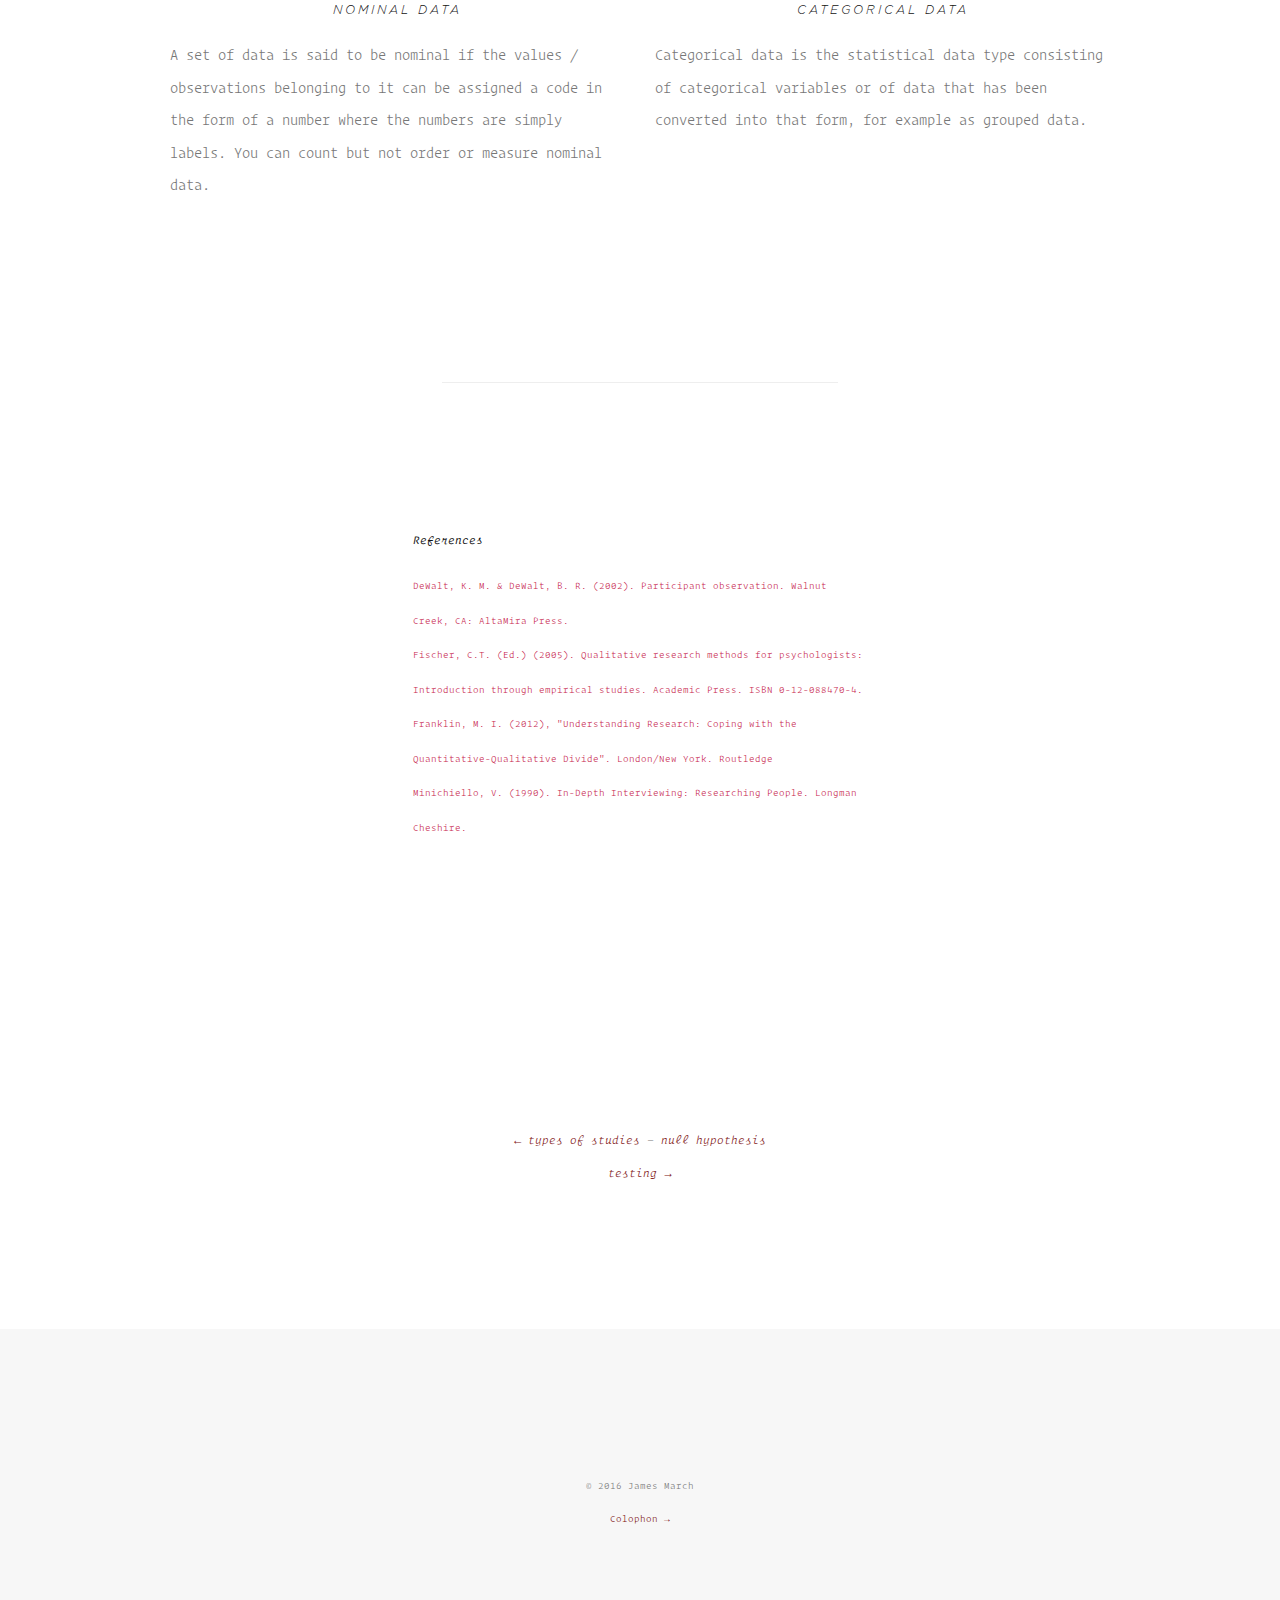
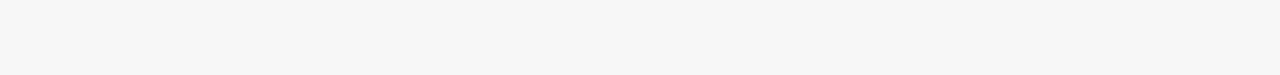
<file: typesofdata.html>
<!DOCTYPE html>
<html lang="en">

<head>
    <meta charset="UTF-8">
    <meta name="viewport" content="width=device-width, initial-scale=1.0">
    <meta name="description" content="">
    <meta name="author" content="">

	<title>Types of Data: Statistics for Visual Thinkers</title>

    <!-- Favicons -->
    <link rel="shortcut icon" href="assets/images/favicon.png">
    <link rel="apple-touch-icon" href="assets/images/apple-touch-icon.png">
    <link rel="apple-touch-icon" sizes="72x72" href="assets/images/apple-touch-icon-72x72.png">
    <link rel="apple-touch-icon" sizes="114x114" href="assets/images/apple-touch-icon-114x114.png">

    <!-- Bootstrap core CSS -->
    <link href="assets/bootstrap/css/bootstrap.min.css" rel="stylesheet">

    <!-- Fonts -->
    <link href='https://fonts.googleapis.com/css?family=Work+Sans:400,500,600,700,300|Alegreya:400,400italic,700,700italic|Fira+Mono' rel='stylesheet' type='text/css'>

    <!-- Plugins -->
    <link href="assets/css/font-awesome.min.css" rel="stylesheet">
    <link href="assets/css/ionicons.min.css" rel="stylesheet">
    <link href="assets/css/simpletextrotator.css" rel="stylesheet">
    <link href="assets/css/magnific-popup.css" rel="stylesheet">
    <link href="assets/css/owl.carousel.css" rel="stylesheet">
    <link href="assets/css/superslides.css" rel="stylesheet">
    <link href="assets/css/vertical.css" rel="stylesheet">
    <link href="assets/css/animate.css" rel="stylesheet">
    <link rel="stylesheet" type="text/css" href="assets/css/component.css" />


    <!-- Template core CSS -->
    <link href="assets/css/style.css" rel="stylesheet">



</head>

<body>

    <!-- PRELOADER -->
    <div class="page-loader">
        <div class="loader">Loading...</div>
    </div>
    <!-- /PRELOADER -->

    <!-- OVERLAY MENU -->
    <div id="overlay-menu" class="overlay-menu">

        <a href="index.html#" id="overlay-menu-hide" class="navigation-hide"><i class="ion-close-round"></i></a>

        <div class="overlay-menu-inner">
            <nav class="overlay-menu-nav">

                				<ul id="nav">
		
				
		
					<li><a href="index.html">Why Designers Should Care About Statistics</a></li>
		<br />
					<li class="slidedown">
						<a href="index.html#">101: The Basics, Visualized</a>
						<ul>
							<li><a href="sampling.html">Sampling</a></li>
                            <li><a href="typesofstudies.html">Types of Studies</a></li>
							<li><a href="typesofdata.html">Types of Data</a></li>
							<li><a href="p.html">Null Hypothesis Testing</a></li>
						</ul>
					</li>
		<br />
						<li class="slidedown">
						<a href="index.html#">102: Critical Considerations</a>
						<ul>
                            							<li><a href="validity.html">Validity</a></li>
                            							<li><a href="reliability.html">Reliability</a></li>
							<li><a href="control.html">Experimental Control</a></li>
							<li><a href="bias.html">Bias</a></li>
                            <li><a href="misrepresentingdata.html">Misrepresenting Data</a></li>
						</ul>
					</li>
                    
		
				</ul>
            </nav>
        </div>

        <div class="overlay-navigation-footer">



            <div class="container">

                <div class="row">

                    <div class="col-md-12 text-center">
                        <p class="copyright font-alt m-b-0">© 2016 James March</p>
                    </div>

                </div>

            </div>

        </div>

    </div>
    <!-- /OVERLAY MENU -->

    <!-- WRAPPER -->
    <div class="wrapper">

        <!-- NAVIGATION -->
        <nav class="navbar navbar-custom navbar-transparent navbar-light navbar-fixed-top">

            <div class="container">

                <div class="navbar-header">
                    <!-- YOU LOGO HERE -->
                    <a class="navbar-brand" href="index.html">
                        <!-- IMAGE OR SIMPLE TEXT -->
                        <img src="assets/images/data-logo.svg" width="40" alt="">
                    </a>
                </div>

                <!-- ICONS NAVBAR -->
                <ul id="icons-navbar" class="nav navbar-nav navbar-right">
                    <li>
                        <a href="index.html#" id="toggle-menu" class="show-overlay" title="Menu">
                            <span class="icon-bar"></span>
                            <span class="icon-bar"></span>
                            <span class="icon-bar"></span>
                        </a>
                    </li>
                </ul>
                <!-- /ICONS NAVBAR -->

                <ul class="extra-navbar nav navbar-nav navbar-right">

                </ul>

            </div>

        </nav>
        <!-- /NAVIGATION -->

        <!-- HERO -->
        <section class="module module-parallax bg-light-30">
            <div id="totop"></div>

            <!-- HERO TEXT -->





            <div class="container">




                <div class="col-md-12 text-center">
                    <h1 class="mh-line-size-3 font-alt m-b-20">Types of Data</h1>
                    <br />
                    <br />
                    <br />
                    <br />
                    <br />
                    <br />
                    <br />
                    <br />
                </div>


                <!-- DARK -->
                <div class="col-md-6 col-md-4 col-lg-4 col-md-offset-4">


                    <h6 class="progress-title font-alt">X</h6>
                    <div class="progress">
                        <div class="progress-bar pb-dark" aria-valuenow="60" role="progressbar" aria-valuemin="0" aria-valuemax="100">
                            <span class="font-alt"></span>
                        </div>
                    </div>

                    <h6 class="progress-title font-alt">Y</h6>
                    <div class="progress">
                        <div class="progress-bar pb-dark" aria-valuenow="80" role="progressbar" aria-valuemin="0" aria-valuemax="100">
                            <span class="font-alt"></span>
                        </div>
                    </div>

                    <h6 class="progress-title font-alt">Z</h6>
                    <div class="progress">
                        <div class="progress-bar pb-dark" aria-valuenow="50" role="progressbar" aria-valuemin="0" aria-valuemax="100">
                            <span class="font-alt"></span>
                        </div>
                    </div>

                </div>
                <!-- /DARK -->


            </div>
            <!-- /HERO TEXT -->

        </section>
        <!-- /HERO -->



        <!-- PARAGRAPH -->
        <section class="module">

            <div class="container">

                <!-- MODULE TITLE -->
                <div class="row">


                    <div class="col-md-8 col-md-offset-2">
                        <h1 class="font-serif">Qualitative Data</h1>
              

                        <h5>People seemed to enjoy the event.</h5>
                    </div>
                </div>
                <!-- /MODULE TITLE -->
                
                
                <div class="row">

                    <div class="col-md-8 col-md-offset-2">


                        <p>Qualitative data is information about qualities; information that can't actually be measured. Some examples of qualitative data are the softness of your skin, the grace with which you run, and the color of your eyes. Sorry to get all dreamy here. Ahem. </p>
                        <p>Qualitative data cannot be expressed as a number. Data that represent nominal scales (see below) such as gender, socieo economic status, religious preference are usually considered to be qualitative data that is at times measured quantitiavely.</p>

                        
                        <p>Here are some examples of qualitatively measured instances of data:</p>
                    </div>
                    
                    
                    	<!-- ACCORDIONS -->
		<section class="module">

			<div class="container">

				

				<div class="row multi-columns-row">

					<div class="col-md-8 col-md-offset-2">

						<!-- ACCORDIONS -->
						<div class="panel-group" id="accordion">
							<div class="panel panel-default">
								<div class="panel-heading">
									<h3 class="panel-title font-alt">
										<a data-toggle="collapse" data-parent="#accordion" href="components-2.html#support1">
											War Veterans
										</a>
									</h3>
								</div>
								<div id="support1" class="panel-collapse collapse in">
									<div class="panel-body">
										Imagine a study that aims to disclose the emotional hardships of war veterans from various eras.
									</div>
								</div>
							</div>

							<div class="panel panel-default">
								<div class="panel-heading">
									<h3 class="panel-title font-alt">
										<a data-toggle="collapse" data-parent="#accordion" href="components-2.html#support2" class="collapsed">
											The Tesla Model S
										</a>
									</h3>
								</div>
								<div id="support2" class="panel-collapse collapse">
									<div class="panel-body">
										Imagine gaining customer feedback on a month-long experience using this car. Although some data may be presented numerically, the more informative parts of the study would involve quotes and testimonials from participants whose speak candidly about the automobile.
									</div>
								</div>
							</div>
                            
                            <div class="panel panel-default">
								<div class="panel-heading">
									<h3 class="panel-title font-alt">
										<a data-toggle="collapse" data-parent="#accordion" href="components-2.html#support3" class="collapsed">
											Malaysian Tribe
										</a>
									</h3>
								</div>
								<div id="support3" class="panel-collapse collapse">
									<div class="panel-body">
										Imagine a study detailing the cultural norms of a Malaysian Tribe. Would quantitative data be of much benefit for the most part in reporting this information?			
									</div>
								</div>
							</div>
                            
                           

						</div>
						<!-- /ACCORDIONS -->

					</div>

				</div>

			</div>

		</section>
		<!-- /ACCORDIONS -->
                    
                </div>
                
                 <!-- MODULE TITLE -->
                <div class="row">


                    <div class="col-md-8 col-md-offset-2">

                        <h1 class="font-serif">Quantitative Data</h1>


                        <h5>The groups differed significantly, p < .05.</h5>
                    </div>
                </div>
                <!-- /MODULE TITLE -->


                <div class="row">

                    <div class="col-md-8 col-md-offset-2">


                        <p>Quantitative data is information about quantities; that is, information that can be measured and written down with numbers. Some examples of quantitative data are your height, your shoe size, and the length of your fingernails.
                        </p>
                    </div>
                </div>


                <!-- MODULE TITLE -->
                <div class="row">


                    <div class="col-md-6">
                        <img src="assets/images/continuous.svg" width="100%">
                        <br />

                        <h6 class="font-alt text-center">Continuous Data</h6>
                   


                        <p>Continuous Data can take any value within a range. Variables like <em>time</em> and <em>size</em> function continuously. A person's height, for example, could be any value (within the range of human heights), from 6'1" to 6'1.0000023" to 6'2" and so on. We can say the same thing about time in a race; you could even measure it to fractions of a second.
                    </div>



                    <div class="col-md-6">
                        <img src="assets/images/ordinal.svg" width="100%">

                        <h6 class="font-alt text-center">Ordinal Data</h6>
          


                        <p>Ordinal data consists of numerical scores that exist on an ordinal scale—an arbitrary numerical scale where the exact numerical quantity of a particular value has no significance beyond its ability to establish a ranking over a set of data points. If I were to ask you to rank a movie out of 10 (1 being the worst; 10 being the best) for its cinematic quality, this would be an ordinal ranking system of data.</p>
                    </div>
                </div>



                <!-- MODULE TITLE -->
                <div class="row">


                    <div class="col-md-6">
                        <img src="assets/images/nominal.svg" width="100%">

                        <h6 class="font-alt text-center">Nominal Data</h6>
              
               


                        <p> A set of data is said to be nominal if the values / observations belonging to it can be assigned a code in the form of a number where the numbers are simply labels. You can count but not order or measure nominal data.</p>
                    </div>

                    <div class="col-md-6">
                        <img src="assets/images/categorical.svg" width="100%">

                        <h6 class="font-alt text-center">Categorical Data</h6>
             
                


                        <p> Categorical data is the statistical data type consisting of categorical variables or of data that has been converted into that form, for example as grouped data.
                        </p>
                    </div>
                </div>





                </p>



            </div>

    </div>

    </div>

    </section>
    <!-- /PARAGRAPH -->




   
                </div>
    </section>

 <!-- DIVIDER -->
<div class="col-md-4 col-md-offset-4">
    <hr class="divider">
</div>
                
<section class="module">
    <div class="container">
        <div class="row">
            <div class="col-md-6 col-md-offset-3">
                <h6>References</h6>
<code>
    DeWalt, K. M. & DeWalt, B. R. (2002). Participant observation. Walnut Creek, CA: AltaMira Press.<br />
Fischer, C.T. (Ed.) (2005). Qualitative research methods for psychologists: Introduction through empirical studies. Academic Press. ISBN 0-12-088470-4.<br />
Franklin, M. I. (2012), "Understanding Research: Coping with the Quantitative-Qualitative Divide". London/New York. Routledge<br />
    Minichiello, V. (1990). In-Depth Interviewing: Researching People. Longman Cheshire.</code>
            </div>
        </div>
    </div>
</section>

 <!-- PAGINATION -->
          <section class="module">
            <div class="container">
                <div class="row">
                    <div class="col-md-4 col-md-offset-4 text-center text-italic text-pagination">
                <A href="typesofstudies.html">&#8592; types of studies</A> &#8212;
 <A href="p.html">null hypothesis testing &#8594;</A>
                    </div>
                </div>
                </section>
        <!-- /PAGINATION -->

    <!-- FOOTER -->
    <footer class="module bg-light">

        <div class="container">

            <div class="row">

                <div class="col-md-12">



                </div>

            </div>

            <div class="row">

                <div class="col-md-12">

                        <p class="copyright text-center m-b-0">© 2016 James March<br /><a href="colophon.html">Colophon &rarr;</a></p>

                </div>

            </div>

        </div>

    </footer>
    <!-- /FOOTER -->

    </div>
    <!-- /WRAPPER -->

    <!-- SCROLLTOP -->
    <div class="scroll-up">
        <a href="#totop"><i class="fa fa-angle-double-up"></i></a>
    </div>

    <!-- Javascript files -->
    <script src="assets/js/jquery-2.1.3.min.js"></script>
    <script src="assets/bootstrap/js/bootstrap.min.js"></script>
    <script src="assets/js/jquery.superslides.min.js"></script>
    <script src="assets/js/jquery.mb.YTPlayer.min.js"></script>
    <script src="assets/js/jquery.magnific-popup.min.js"></script>
    <script src="assets/js/owl.carousel.min.js"></script>
    <script src="assets/js/jquery.simple-text-rotator.min.js"></script>
    <script src="assets/js/imagesloaded.pkgd.js"></script>
    <script src="assets/js/isotope.pkgd.min.js"></script>
    <script src="assets/js/packery-mode.pkgd.min.js"></script>
    <script src="assets/js/appear.js"></script>
    <script src="assets/js/jquery.easing.1.3.js"></script>
    <script src="assets/js/wow.min.js"></script>
    <script src="assets/js/jqBootstrapValidation.js"></script>
    <script src="assets/js/jquery.fitvids.js"></script>
    <script src="assets/js/jquery.parallax-1.1.3.js"></script>
    <script src="assets/js/smoothscroll.js"></script>
    <script src="http://maps.google.com/maps/api/js?sensor=true"></script>
    <script src="assets/js/gmaps.js"></script>
    <script src="assets/js/contact.js"></script>
    <script src="assets/js/custom.js"></script>
    <script src="assets/js/TweenLite.min.js"></script>
    <script src="assets/js/EasePack.min.js"></script>
    <script src="assets/js/rAF.js"></script>


</body>

</html>
</file>
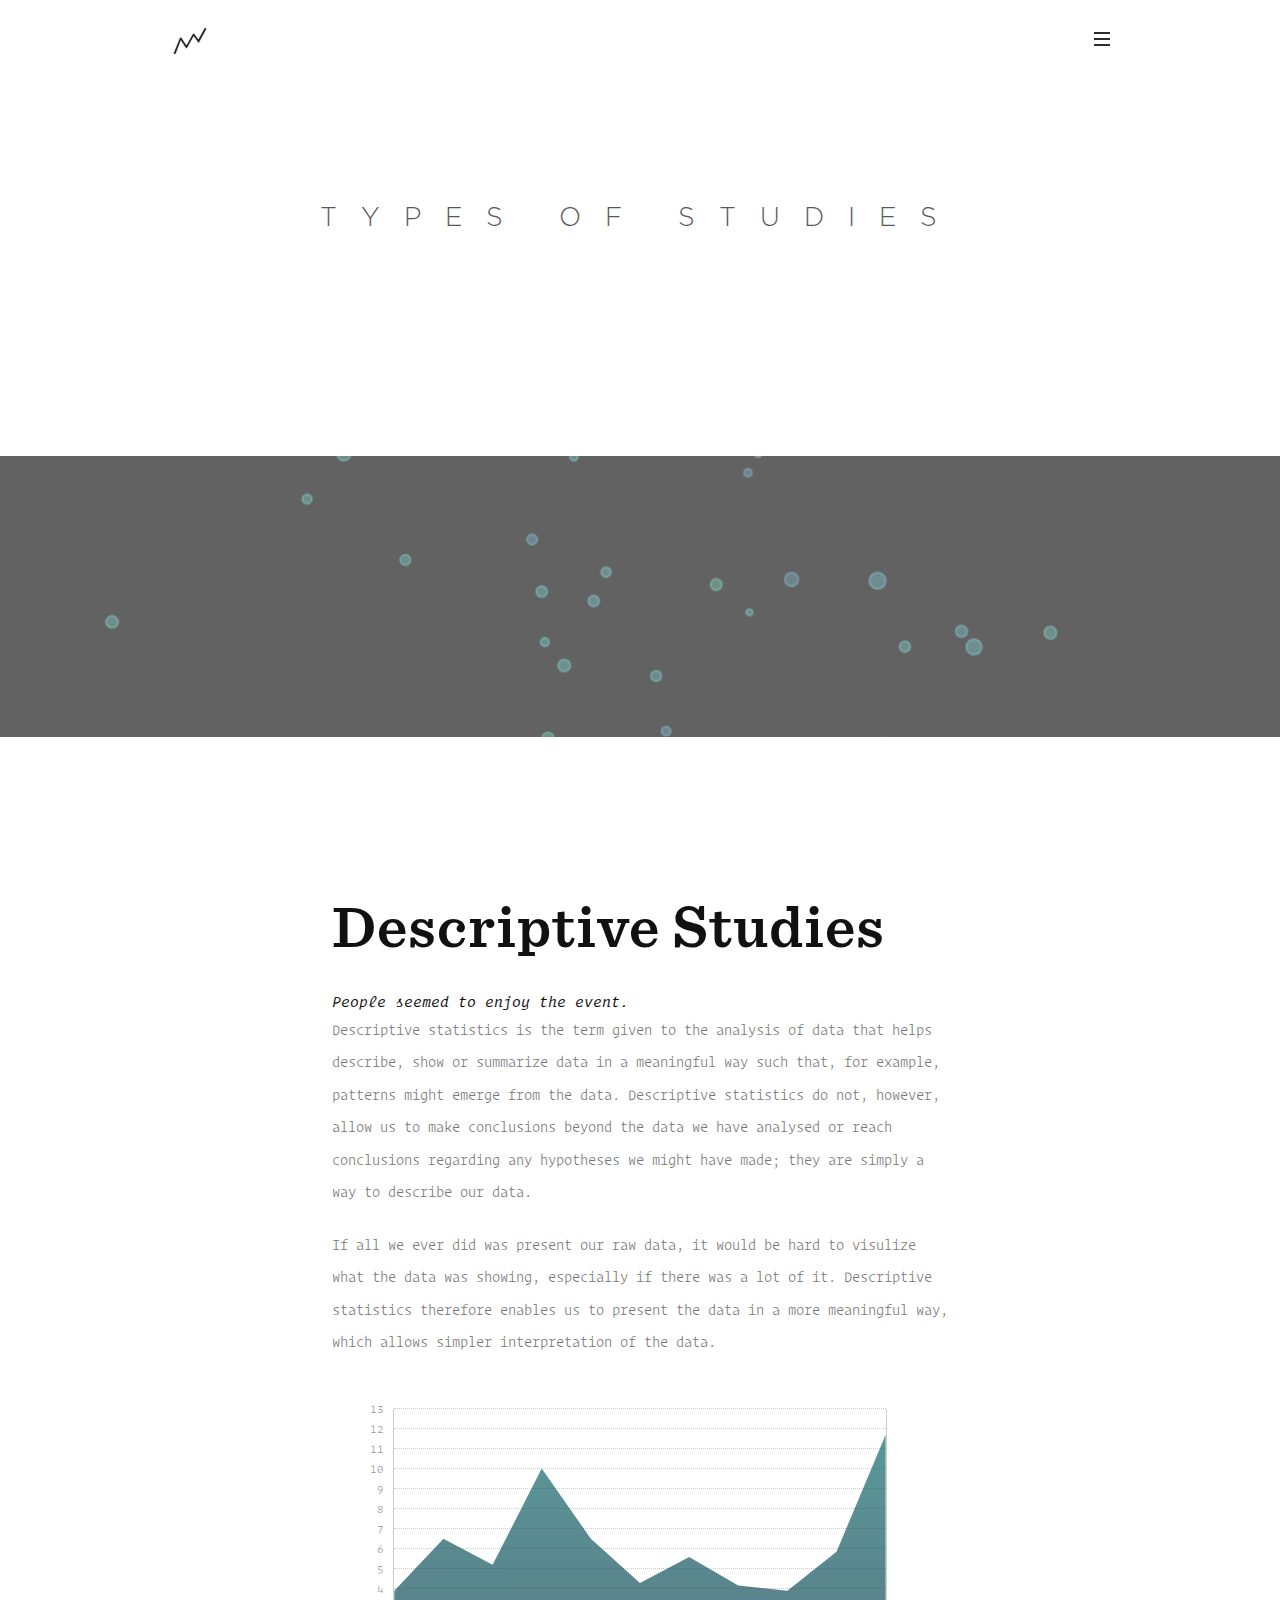
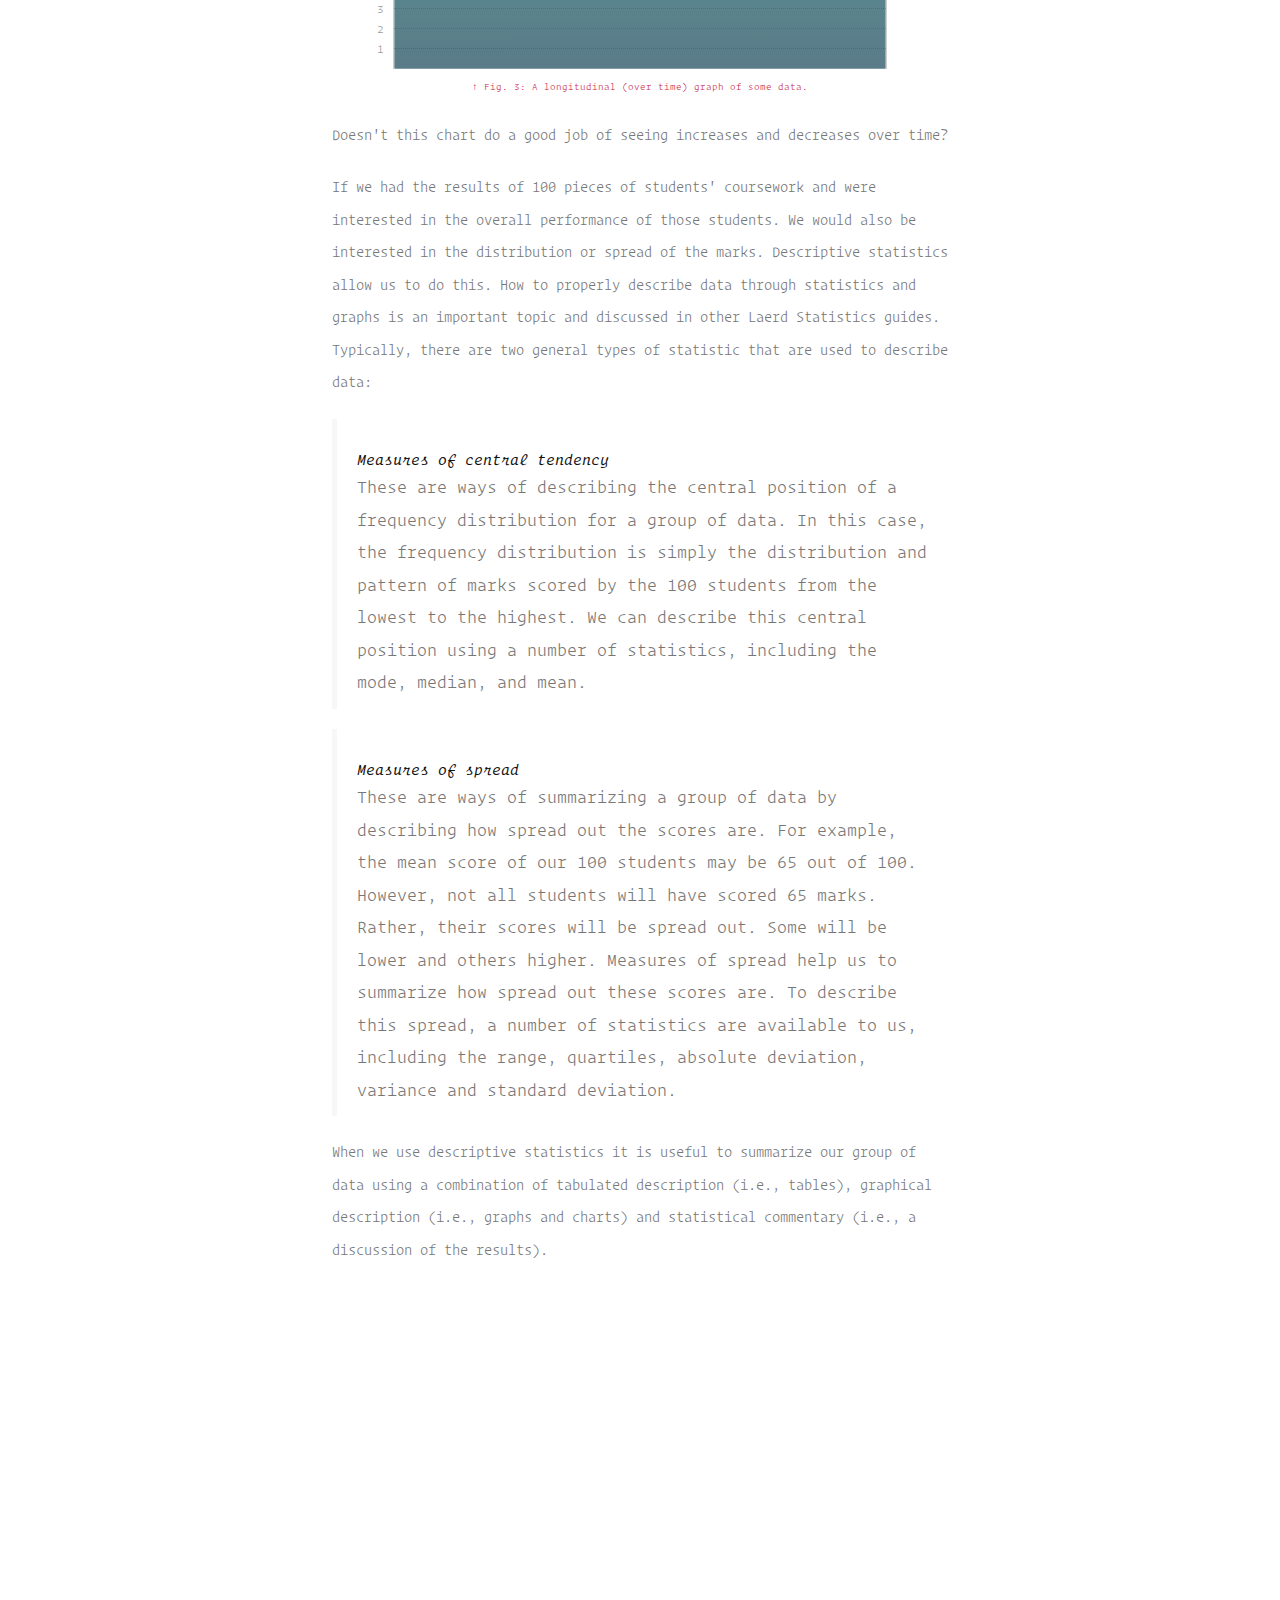
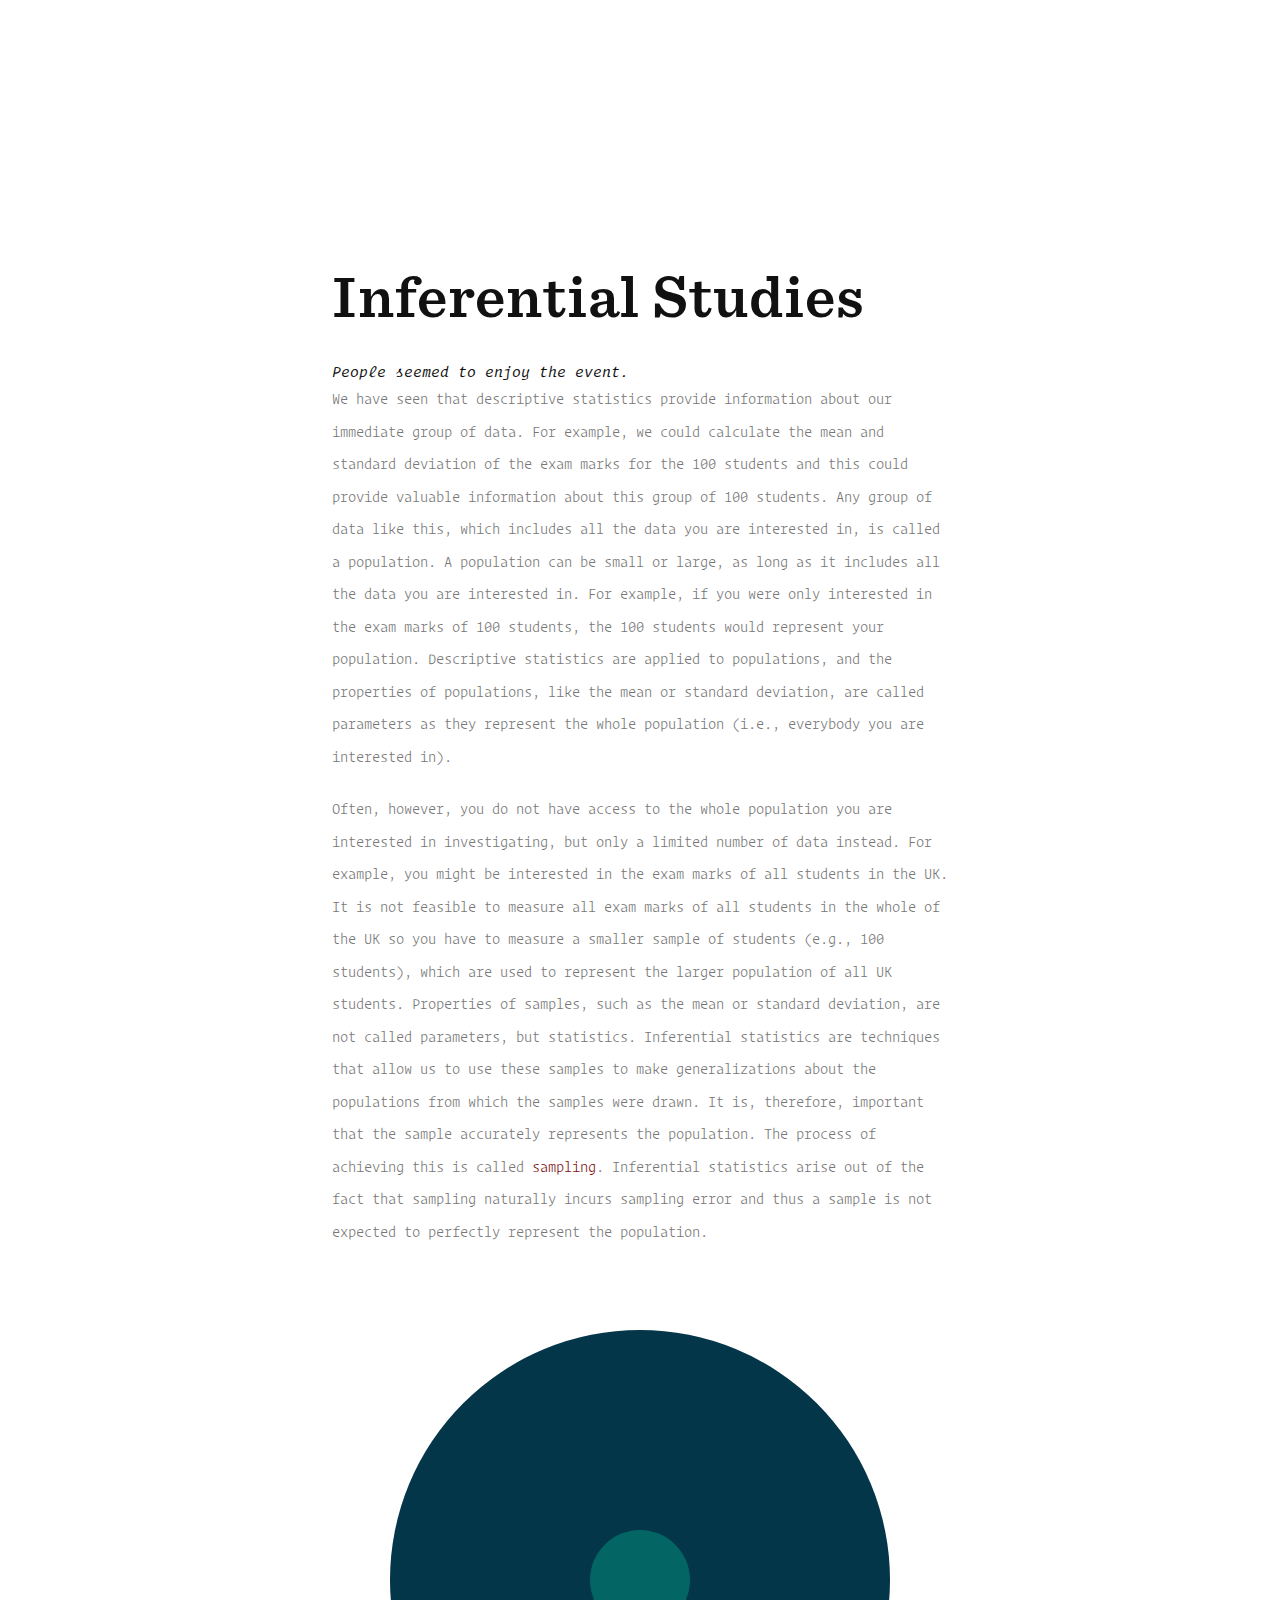
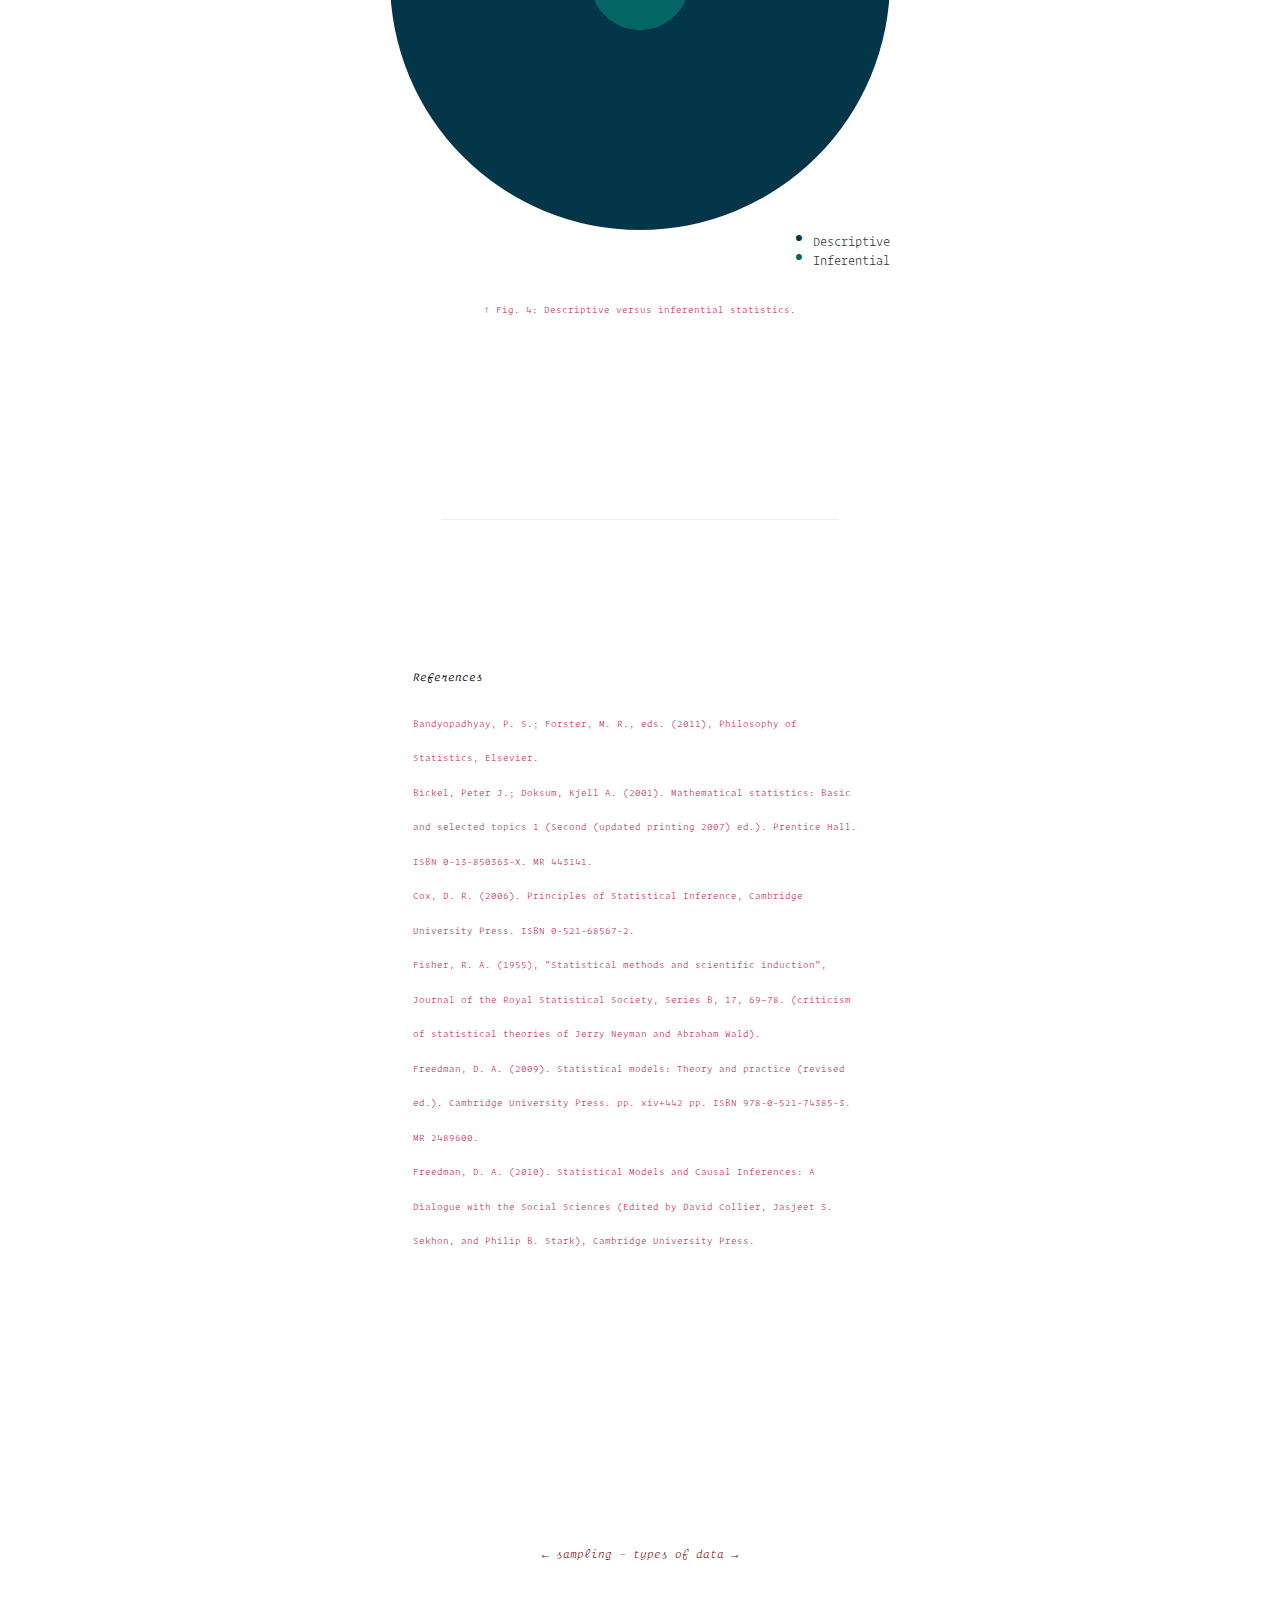
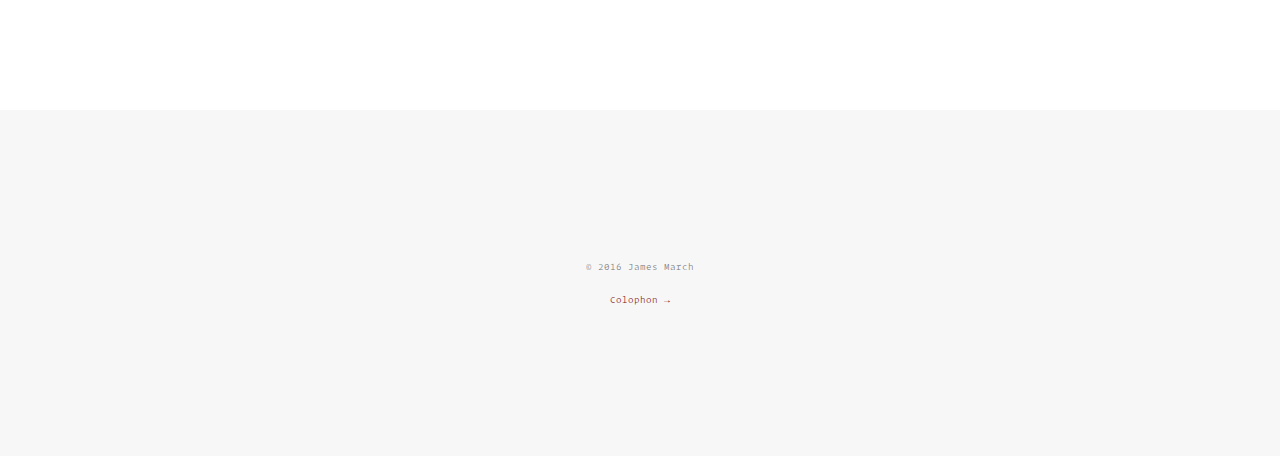
<file: typesofstudies.html>
<!DOCTYPE html>
<html lang="en">

<head>
    <meta charset="UTF-8">
    <meta name="viewport" content="width=device-width, initial-scale=1.0">
    <meta name="description" content="">
    <meta name="author" content="">

    <title>Types of Studies: Statistics for Visual Thinkers</title>

    <!-- Favicons -->
    <link rel="shortcut icon" href="assets/images/favicon.png">
    <link rel="apple-touch-icon" href="assets/images/apple-touch-icon.png">
    <link rel="apple-touch-icon" sizes="72x72" href="assets/images/apple-touch-icon-72x72.png">
    <link rel="apple-touch-icon" sizes="114x114" href="assets/images/apple-touch-icon-114x114.png">

    <!-- Bootstrap core CSS -->
    <link href="assets/bootstrap/css/bootstrap.min.css" rel="stylesheet">

    <!-- Fonts -->
    <link href='https://fonts.googleapis.com/css?family=Work+Sans:400,500,600,700,300|Alegreya:400,400italic,700,700italic|Fira+Mono' rel='stylesheet' type='text/css'>

    <!-- Plugins -->
    <link href="assets/css/font-awesome.min.css" rel="stylesheet">
    <link href="assets/css/ionicons.min.css" rel="stylesheet">
    <link href="assets/css/simpletextrotator.css" rel="stylesheet">
    <link href="assets/css/magnific-popup.css" rel="stylesheet">
    <link href="assets/css/owl.carousel.css" rel="stylesheet">
    <link href="assets/css/superslides.css" rel="stylesheet">
    <link href="assets/css/vertical.css" rel="stylesheet">
    <link href="assets/css/animate.css" rel="stylesheet">
    <link rel="stylesheet" type="text/css" href="assets/css/component.css" />


    <!-- Template core CSS -->
    <link href="assets/css/style.css" rel="stylesheet">

    <style type="text/css">
        #wrapper {
            padding: 10% 0 10% 0;
            width: 100%;
            height: 100%;
        }
        
        #content {
            position: relative;
            width: 500px;
            text-align: center;
            margin: 0 auto;
            vertical-align: middle;
        }
        
        #outer-circle {
            background: #033649;
            border-radius: 50%;
            height: 500px;
            width: 500px;
            position: relative;
            /* 
    Child elements with absolute positioning will be 
    positioned relative to this div 
   */
        }
        
        #inner-circle {
            position: absolute;
            background: #036564;
            border-radius: 50%;
            height: 100px;
            width: 100px;
            /*
    Put top edge and left edge in the center
   */
            top: 50%;
            left: 50%;
            margin: -50px 0px 0px -50px;
            transition: ease-in-out .35s;
            /* 
    Offset the position correctly with
    minus half of the width and minus half of the height 
   */
        }
        
        #inner-circle:hover {
            height: 200px;
            width: 200px;
            margin: -100px 0px 0px -100px;
        }
        
        .sidebar {
            float: right;
            text-align: left;
            font-size: 1.25rem;
            line-height: 1.5rem;
            color: #333;
        }
        
        span.population {
            color: #033649;
            font-size: 2em;
        }
        
        span.sample {
            color: #036564;
            font-size: 2em;
        }
        
        .grid {
            border: 1px solid #ccc;
            border-top: 0;
            border-bottom: 0;
            width: 80%;
            max-width: 700px;
            height: 260px;
            margin: 50px auto;
            position: relative;
        }
        
        .grid i.x {
            background: transparent;
            width: 100%;
            height: 0;
            z-index: 0;
            position: absolute;
            border-top: 1px dotted #ccc;
            left: 0;
        }
        
        .grid i.x:nth-of-type(1) {
            bottom: 20px;
        }
        
        .grid i.x:nth-of-type(1):before {
            content: "1";
            position: absolute;
            right: 100%;
            font-style: normal;
            top: 50%;
            -webkit-transform: translateY(-50%);
            -moz-transform: translateY(-50%);
            -ms-transform: translateY(-50%);
            -o-transform: translateY(-50%);
            transform: translateY(-50%);
            font-size: 12px;
            color: #999;
            width: 30px;
            margin-right: 10px;
            text-align: right;
            -webkit-font-smoothing: antialiased;
        }
        
        .grid i.x:nth-of-type(2) {
            bottom: 40px;
        }
        
        .grid i.x:nth-of-type(2):before {
            content: "2";
            position: absolute;
            right: 100%;
            font-style: normal;
            top: 50%;
            -webkit-transform: translateY(-50%);
            -moz-transform: translateY(-50%);
            -ms-transform: translateY(-50%);
            -o-transform: translateY(-50%);
            transform: translateY(-50%);
            font-size: 12px;
            color: #999;
            width: 30px;
            margin-right: 10px;
            text-align: right;
            -webkit-font-smoothing: antialiased;
        }
        
        .grid i.x:nth-of-type(3) {
            bottom: 60px;
        }
        
        .grid i.x:nth-of-type(3):before {
            content: "3";
            position: absolute;
            right: 100%;
            font-style: normal;
            top: 50%;
            -webkit-transform: translateY(-50%);
            -moz-transform: translateY(-50%);
            -ms-transform: translateY(-50%);
            -o-transform: translateY(-50%);
            transform: translateY(-50%);
            font-size: 12px;
            color: #999;
            width: 30px;
            margin-right: 10px;
            text-align: right;
            -webkit-font-smoothing: antialiased;
        }
        
        .grid i.x:nth-of-type(4) {
            bottom: 80px;
        }
        
        .grid i.x:nth-of-type(4):before {
            content: "4";
            position: absolute;
            right: 100%;
            font-style: normal;
            top: 50%;
            -webkit-transform: translateY(-50%);
            -moz-transform: translateY(-50%);
            -ms-transform: translateY(-50%);
            -o-transform: translateY(-50%);
            transform: translateY(-50%);
            font-size: 12px;
            color: #999;
            width: 30px;
            margin-right: 10px;
            text-align: right;
            -webkit-font-smoothing: antialiased;
        }
        
        .grid i.x:nth-of-type(5) {
            bottom: 100px;
        }
        
        .grid i.x:nth-of-type(5):before {
            content: "5";
            position: absolute;
            right: 100%;
            font-style: normal;
            top: 50%;
            -webkit-transform: translateY(-50%);
            -moz-transform: translateY(-50%);
            -ms-transform: translateY(-50%);
            -o-transform: translateY(-50%);
            transform: translateY(-50%);
            font-size: 12px;
            color: #999;
            width: 30px;
            margin-right: 10px;
            text-align: right;
            -webkit-font-smoothing: antialiased;
        }
        
        .grid i.x:nth-of-type(6) {
            bottom: 120px;
        }
        
        .grid i.x:nth-of-type(6):before {
            content: "6";
            position: absolute;
            right: 100%;
            font-style: normal;
            top: 50%;
            -webkit-transform: translateY(-50%);
            -moz-transform: translateY(-50%);
            -ms-transform: translateY(-50%);
            -o-transform: translateY(-50%);
            transform: translateY(-50%);
            font-size: 12px;
            color: #999;
            width: 30px;
            margin-right: 10px;
            text-align: right;
            -webkit-font-smoothing: antialiased;
        }
        
        .grid i.x:nth-of-type(7) {
            bottom: 140px;
        }
        
        .grid i.x:nth-of-type(7):before {
            content: "7";
            position: absolute;
            right: 100%;
            font-style: normal;
            top: 50%;
            -webkit-transform: translateY(-50%);
            -moz-transform: translateY(-50%);
            -ms-transform: translateY(-50%);
            -o-transform: translateY(-50%);
            transform: translateY(-50%);
            font-size: 12px;
            color: #999;
            width: 30px;
            margin-right: 10px;
            text-align: right;
            -webkit-font-smoothing: antialiased;
        }
        
        .grid i.x:nth-of-type(8) {
            bottom: 160px;
        }
        
        .grid i.x:nth-of-type(8):before {
            content: "8";
            position: absolute;
            right: 100%;
            font-style: normal;
            top: 50%;
            -webkit-transform: translateY(-50%);
            -moz-transform: translateY(-50%);
            -ms-transform: translateY(-50%);
            -o-transform: translateY(-50%);
            transform: translateY(-50%);
            font-size: 12px;
            color: #999;
            width: 30px;
            margin-right: 10px;
            text-align: right;
            -webkit-font-smoothing: antialiased;
        }
        
        .grid i.x:nth-of-type(9) {
            bottom: 180px;
        }
        
        .grid i.x:nth-of-type(9):before {
            content: "9";
            position: absolute;
            right: 100%;
            font-style: normal;
            top: 50%;
            -webkit-transform: translateY(-50%);
            -moz-transform: translateY(-50%);
            -ms-transform: translateY(-50%);
            -o-transform: translateY(-50%);
            transform: translateY(-50%);
            font-size: 12px;
            color: #999;
            width: 30px;
            margin-right: 10px;
            text-align: right;
            -webkit-font-smoothing: antialiased;
        }
        
        .grid i.x:nth-of-type(10) {
            bottom: 200px;
        }
        
        .grid i.x:nth-of-type(10):before {
            content: "10";
            position: absolute;
            right: 100%;
            font-style: normal;
            top: 50%;
            -webkit-transform: translateY(-50%);
            -moz-transform: translateY(-50%);
            -ms-transform: translateY(-50%);
            -o-transform: translateY(-50%);
            transform: translateY(-50%);
            font-size: 12px;
            color: #999;
            width: 30px;
            margin-right: 10px;
            text-align: right;
            -webkit-font-smoothing: antialiased;
        }
        
        .grid i.x:nth-of-type(11) {
            bottom: 220px;
        }
        
        .grid i.x:nth-of-type(11):before {
            content: "11";
            position: absolute;
            right: 100%;
            font-style: normal;
            top: 50%;
            -webkit-transform: translateY(-50%);
            -moz-transform: translateY(-50%);
            -ms-transform: translateY(-50%);
            -o-transform: translateY(-50%);
            transform: translateY(-50%);
            font-size: 12px;
            color: #999;
            width: 30px;
            margin-right: 10px;
            text-align: right;
            -webkit-font-smoothing: antialiased;
        }
        
        .grid i.x:nth-of-type(12) {
            bottom: 240px;
        }
        
        .grid i.x:nth-of-type(12):before {
            content: "12";
            position: absolute;
            right: 100%;
            font-style: normal;
            top: 50%;
            -webkit-transform: translateY(-50%);
            -moz-transform: translateY(-50%);
            -ms-transform: translateY(-50%);
            -o-transform: translateY(-50%);
            transform: translateY(-50%);
            font-size: 12px;
            color: #999;
            width: 30px;
            margin-right: 10px;
            text-align: right;
            -webkit-font-smoothing: antialiased;
        }
        
        .grid i.x:nth-of-type(13) {
            bottom: 260px;
        }
        
        .grid i.x:nth-of-type(13):before {
            content: "13";
            position: absolute;
            right: 100%;
            font-style: normal;
            top: 50%;
            -webkit-transform: translateY(-50%);
            -moz-transform: translateY(-50%);
            -ms-transform: translateY(-50%);
            -o-transform: translateY(-50%);
            transform: translateY(-50%);
            font-size: 12px;
            color: #999;
            width: 30px;
            margin-right: 10px;
            text-align: right;
            -webkit-font-smoothing: antialiased;
        }
        
        .graph {
            background-color: #036564;
            background-image: -webkit-linear-gradient(#036564, #033649);
            background-image: linear-gradient(#036564, #033649);
            opacity: .65;
            width: 100%;
            height: 100%;
            position: relative;
            -webkit-transition: all 400ms ease-in-out;
            -moz-transition: all 400ms ease-in-out;
            transition: all 400ms ease-in-out;
            z-index: 1;
            clip-path: polygon(0% 70%, 10% 50%, 20% 60%, 30% 23%, 40% 50%, 50% 67%, 60% 57%, 70% 68%, 80% 70%, 90% 55%, 100% 10%, 100% 100%, 0% 100%);
            -webkit-clip-path: polygon(0% 70%, 10% 50%, 20% 60%, 30% 23%, 40% 50%, 50% 67%, 60% 57%, 70% 68%, 80% 70%, 90% 55%, 100% 10%, 100% 100%, 0% 100%);
            -webkit-animation: do 1.2s ease-in-out forwards;
            -moz-animation: do 1.2s ease-in-out forwards;
            animation: do 1.2s ease-in-out forwards;
        }
        
        .graph:hover {
            opacity: .8;
        }
        
        @-webkit-keyframes do {
            from {
                clip-path: polygon(0% 100%, 10% 100%, 20% 100%, 30% 100%, 40% 100%, 50% 100%, 60% 100%, 70% 100%, 80% 100%, 90% 100%, 100% 100%, 100% 100%, 0% 100%);
                -webkit-clip-path: polygon(0% 100%, 10% 100%, 20% 100%, 30% 100%, 40% 100%, 50% 100%, 60% 100%, 70% 100%, 80% 100%, 90% 100%, 100% 100%, 100% 100%, 0% 100%);
            }
        }
        
        @-moz-keyframes do {
            from {
                clip-path: polygon(0% 100%, 10% 100%, 20% 100%, 30% 100%, 40% 100%, 50% 100%, 60% 100%, 70% 100%, 80% 100%, 90% 100%, 100% 100%, 100% 100%, 0% 100%);
                -webkit-clip-path: polygon(0% 100%, 10% 100%, 20% 100%, 30% 100%, 40% 100%, 50% 100%, 60% 100%, 70% 100%, 80% 100%, 90% 100%, 100% 100%, 100% 100%, 0% 100%);
            }
        }
        
        @keyframes do {
            from {
                clip-path: polygon(0% 100%, 10% 100%, 20% 100%, 30% 100%, 40% 100%, 50% 100%, 60% 100%, 70% 100%, 80% 100%, 90% 100%, 100% 100%, 100% 100%, 0% 100%);
                -webkit-clip-path: polygon(0% 100%, 10% 100%, 20% 100%, 30% 100%, 40% 100%, 50% 100%, 60% 100%, 70% 100%, 80% 100%, 90% 100%, 100% 100%, 100% 100%, 0% 100%);
            }
        }
        
        .label {
            color: #999;
            font-size: .9em;
            font-style: italic;
            text-align: center;
            margin: 1em 0;
            -webkit-font-smoothing: antialiased;
        }
    </style>

</head>

<body>

    <!-- PRELOADER -->
    <div class="page-loader">
        <div class="loader">Loading...</div>
    </div>
    <!-- /PRELOADER -->

    <!-- OVERLAY MENU -->
    <div id="overlay-menu" class="overlay-menu">

        <a href="index.html#" id="overlay-menu-hide" class="navigation-hide"><i class="ion-close-round"></i></a>

        <div class="overlay-menu-inner">
            <nav class="overlay-menu-nav">

                <ul id="nav">



                    <li><a href="index.html">Why Designers Should Care About Statistics</a></li>
                    <br />
                    <li class="slidedown">
                        <a href="index.html#">101: The Basics, Visualized</a>
                        <ul>
                            <li><a href="sampling.html">Sampling</a></li>
                            <li><a href="typesofstudies.html">Types of Studies</a></li>
                            <li><a href="typesofdata.html">Types of Data</a></li>
                            <li><a href="p.html">Null Hypothesis Testing</a></li>
                        </ul>
                    </li>
                    <br />
                    <li class="slidedown">
                        <a href="index.html#">102: Critical Considerations</a>
                        <ul>
                            <li><a href="validity.html">Validity</a></li>
                            <li><a href="reliability.html">Reliability</a></li>
                            <li><a href="control.html">Experimental Control</a></li>
                            <li><a href="bias.html">Bias</a></li>
                            <li><a href="misrepresentingdata.html">Misrepresenting Data</a></li>
                        </ul>
                    </li>


                </ul>
            </nav>
        </div>

        <div class="overlay-navigation-footer">



            <div class="container">

                <div class="row">

                    <div class="col-md-12 text-center">
                        <p class="copyright font-alt m-b-0">© 2016 James March</p>
                    </div>

                </div>

            </div>

        </div>

    </div>
    <!-- /OVERLAY MENU -->

    <!-- WRAPPER -->
    <div class="wrapper">

        <!-- NAVIGATION -->
        <nav class="navbar navbar-custom navbar-transparent navbar-light navbar-fixed-top">

            <div class="container">

                <div class="navbar-header">
                    <!-- YOU LOGO HERE -->
                    <a class="navbar-brand" href="index.html">
                        <!-- IMAGE OR SIMPLE TEXT -->
                        <img src="assets/images/data-logo.svg" width="40" alt="">
                    </a>
                </div>

                <!-- ICONS NAVBAR -->
                <ul id="icons-navbar" class="nav navbar-nav navbar-right">
                    <li>
                        <a href="index.html#" id="toggle-menu" class="show-overlay" title="Menu">
                            <span class="icon-bar"></span>
                            <span class="icon-bar"></span>
                            <span class="icon-bar"></span>
                        </a>
                    </li>
                </ul>
                <!-- /ICONS NAVBAR -->

                <ul class="extra-navbar nav navbar-nav navbar-right">

                </ul>

            </div>

        </nav>
        <!-- /NAVIGATION -->

        <!-- HERO -->
        <section class="module module-parallax bg-light-30">
            <div id="totop"></div>

            <!-- HERO TEXT -->





            <div class="container">




                <div class="col-md-12 text-center">
                    <h1 class="mh-line-size-3 font-alt m-b-20">Types of Studies</h1>

                </div>





            </div>
            <!-- /HERO TEXT -->

        </section>
        <!-- /HERO -->



        <!-- STANDARD PARALLAX -->
        <section class="module module-parallax bg-light-30" data-background="assets/images/desc.jpg">

            <div class="container">

                <!-- MODULE TITLE -->
                <div class="row">
                    <div class="col-md-6 col-md-offset-3">

                    </div>
                </div>
                <!-- /MODULE TITLE -->

            </div>

        </section>
        <!-- /STANDARD PARALLAX -->





        <!-- PARAGRAPH -->
        <section class="module">

            <div class="container">

                <!-- MODULE TITLE -->
                <div class="row">


                    <div class="col-md-8 col-md-offset-2">
                        <h1 class="font-serif">Descriptive Studies</h1>


                        <h5>People seemed to enjoy the event.</h5>
                    </div>
                </div>
                <!-- /MODULE TITLE -->


                <div class="row">

                    <div class="col-md-8 col-md-offset-2">


                        <p>Descriptive statistics is the term given to the analysis of data that helps describe, show or summarize data in a meaningful way such that, for example, patterns might emerge from the data. Descriptive statistics do not, however, allow us to make conclusions beyond the data we have analysed or reach conclusions regarding any hypotheses we might have made; they are simply a way to describe our data.</p>

                        <p>If all we ever did was present our raw data, it would be hard to visulize what the data was showing, especially if there was a lot of it. Descriptive statistics therefore enables us to present the data in a more meaningful way, which allows simpler interpretation of the data.</p>


                        <div class='grid'>
                            <i class='x'></i>
                            <i class='x'></i>
                            <i class='x'></i>
                            <i class='x'></i>
                            <i class='x'></i>
                            <i class='x'></i>
                            <i class='x'></i>
                            <i class='x'></i>
                            <i class='x'></i>
                            <i class='x'></i>
                            <i class='x'></i>
                            <i class='x'></i>
                            <i class='x'></i>
                            <div class='graph'></div>
                            <div class="text-center"><code>&uarr; Fig. 3: A longitudinal (over time) graph of some data.</code></div>

                        </div>

                        <p>Doesn't this chart do a good job of seeing increases and decreases over time? </p>
                        <p>If we had the results of 100 pieces of students' coursework and were interested in the overall performance of those students. We would also be interested in the distribution or spread of the marks. Descriptive statistics allow us to do this. How to properly describe data through statistics and graphs is an important topic and discussed in other Laerd Statistics guides. Typically, there are two general types of statistic that are used to describe data:</p>

                        <blockquote>
                            <h5>Measures of central tendency</h5>
                            <p>These are ways of describing the central position of a frequency distribution for a group of data. In this case, the frequency distribution is simply the distribution and pattern of marks scored by the 100 students from the lowest to the highest. We can describe this central position using a number of statistics, including the mode, median, and mean.</p>
                        </blockquote>

                        <blockquote>
                            <h5>Measures of spread</h5>
                            <p>These are ways of summarizing a group of data by describing how spread out the scores are. For example, the mean score of our 100 students may be 65 out of 100. However, not all students will have scored 65 marks. Rather, their scores will be spread out. Some will be lower and others higher. Measures of spread help us to summarize how spread out these scores are. To describe this spread, a number of statistics are available to us, including the range, quartiles, absolute deviation, variance and standard deviation.</p>
                        </blockquote>

                        <p>When we use descriptive statistics it is useful to summarize our group of data using a combination of tabulated description (i.e., tables), graphical description (i.e., graphs and charts) and statistical commentary (i.e., a discussion of the results).</p>

                    </div>
                </div>
            </div>
        </section>


        <!-- STANDARD PARALLAX -->
        <section class="module module-parallax bg-light-30" data-background="assets/images/inf.jpg">

            <div class="container">

                <!-- MODULE TITLE -->
                <div class="row">
                    <div class="col-md-6 col-md-offset-3">

                    </div>
                </div>
                <!-- /MODULE TITLE -->

            </div>

        </section>
        <!-- /STANDARD PARALLAX -->


        <!-- PARAGRAPH -->
        <section class="module">

            <div class="container">

                <!-- MODULE TITLE -->
                <div class="row">


                    <div class="col-md-8 col-md-offset-2">
                        <h1 class="font-serif">Inferential Studies</h1>


                        <h5>People seemed to enjoy the event.</h5>
                    </div>
                </div>
                <!-- /MODULE TITLE -->

                <div class="row">

                    <div class="col-md-8 col-md-offset-2">

                        <p>We have seen that descriptive statistics provide information about our immediate group of data. For example, we could calculate the mean and standard deviation of the exam marks for the 100 students and this could provide valuable information about this group of 100 students. Any group of data like this, which includes all the data you are interested in, is called a population. A population can be small or large, as long as it includes all the data you are interested in. For example, if you were only interested in the exam marks of 100 students, the 100 students would represent your population. Descriptive statistics are applied to populations, and the properties of populations, like the mean or standard deviation, are called parameters as they represent the whole population (i.e., everybody you are interested in).</p>

                        <p>Often, however, you do not have access to the whole population you are interested in investigating, but only a limited number of data instead. For example, you might be interested in the exam marks of all students in the UK. It is not feasible to measure all exam marks of all students in the whole of the UK so you have to measure a smaller sample of students (e.g., 100 students), which are used to represent the larger population of all UK students. Properties of samples, such as the mean or standard deviation, are not called parameters, but statistics. Inferential statistics are techniques that allow us to use these samples to make generalizations about the populations from which the samples were drawn. It is, therefore, important that the sample accurately represents the population. The process of achieving this is called <a href="sampling.html">sampling</a>. Inferential statistics arise out of the fact that sampling naturally incurs sampling error and thus a sample is not expected to perfectly represent the population. </P>


                        <div id="wrapper">
                            <div id="content">
                                <div id="outer-circle">
                                    <div id="inner-circle">
                                    </div>
                                </div>
                                <div class="sidebar">
                                    <span class="population">•</span> Descriptive
                                    <br />
                                    <span class="sample">•</span> Inferential
                                </div>
                            </div>
                        </div>
                        <div class="text-center"><code>&uarr; Fig. 4: Descriptive versus inferential statistics.</code></div>


                        <br />

                        <p></p>


                    </div>






                </div>
            </div>
        </section>

        <!-- DIVIDER -->
        <div class="col-md-4 col-md-offset-4">
            <hr class="divider">
        </div>

        <section class="module">
            <div class="container">
                <div class="row">
                    <div class="col-md-6 col-md-offset-3">
                        <h6>References</h6>
                        <code>
    Bandyopadhyay, P. S.; Forster, M. R., eds. (2011), Philosophy of Statistics, Elsevier.<br />
Bickel, Peter J.; Doksum, Kjell A. (2001). Mathematical statistics: Basic and selected topics 1 (Second (updated printing 2007) ed.). Prentice Hall. ISBN 0-13-850363-X. MR 443141.<br />
Cox, D. R. (2006). Principles of Statistical Inference, Cambridge University Press. ISBN 0-521-68567-2.<br />
Fisher, R. A. (1955), "Statistical methods and scientific induction", Journal of the Royal Statistical Society, Series B, 17, 69—78. (criticism of statistical theories of Jerzy Neyman and Abraham Wald). <br />
Freedman, D. A. (2009). Statistical models: Theory and practice (revised ed.). Cambridge University Press. pp. xiv+442 pp. ISBN 978-0-521-74385-3. MR 2489600.<br />
Freedman, D. A. (2010). Statistical Models and Causal Inferences: A Dialogue with the Social Sciences (Edited by David Collier, Jasjeet S. Sekhon, and Philip B. Stark), Cambridge University Press.</code>
                    </div>
                </div>
            </div>
        </section>

        <!-- PAGINATION -->
        <section class="module">
            <div class="container">
                <div class="row">
                    <div class="col-md-4 col-md-offset-4 text-center text-italic text-pagination">
                        <A href="sampling.html">&#8592; sampling</A> &#8212;
                        <A href="typesofdata.html">types of data &#8594;</A>
                    </div>
                </div>
        </section>
        <!-- /PAGINATION -->

        <!-- FOOTER -->
        <footer class="module bg-light">

            <div class="container">

                <div class="row">

                    <div class="col-md-12">



                    </div>

                </div>

                <div class="row">

                    <div class="col-md-12">

                        <p class="copyright text-center m-b-0">© 2016 James March<br /><a href="colophon.html">Colophon &rarr;</a></p>

                    </div>

                </div>

            </div>

        </footer>
        <!-- /FOOTER -->

        </div>
        <!-- /WRAPPER -->

        <!-- SCROLLTOP -->
        <div class="scroll-up">
            <a href="#totop"><i class="fa fa-angle-double-up"></i></a>
        </div>

        <!-- Javascript files -->
        <script src="assets/js/jquery-2.1.3.min.js"></script>
        <script src="assets/bootstrap/js/bootstrap.min.js"></script>
        <script src="assets/js/jquery.superslides.min.js"></script>
        <script src="assets/js/jquery.mb.YTPlayer.min.js"></script>
        <script src="assets/js/jquery.magnific-popup.min.js"></script>
        <script src="assets/js/owl.carousel.min.js"></script>
        <script src="assets/js/jquery.simple-text-rotator.min.js"></script>
        <script src="assets/js/imagesloaded.pkgd.js"></script>
        <script src="assets/js/isotope.pkgd.min.js"></script>
        <script src="assets/js/packery-mode.pkgd.min.js"></script>
        <script src="assets/js/appear.js"></script>
        <script src="assets/js/jquery.easing.1.3.js"></script>
        <script src="assets/js/wow.min.js"></script>
        <script src="assets/js/jqBootstrapValidation.js"></script>
        <script src="assets/js/jquery.fitvids.js"></script>
        <script src="assets/js/jquery.parallax-1.1.3.js"></script>
        <script src="assets/js/smoothscroll.js"></script>
        <script src="http://maps.google.com/maps/api/js?sensor=true"></script>
        <script src="assets/js/gmaps.js"></script>
        <script src="assets/js/contact.js"></script>
        <script src="assets/js/custom.js"></script>
        <script src="assets/js/TweenLite.min.js"></script>
        <script src="assets/js/EasePack.min.js"></script>
        <script src="assets/js/rAF.js"></script>


</body>

</html>
</file>
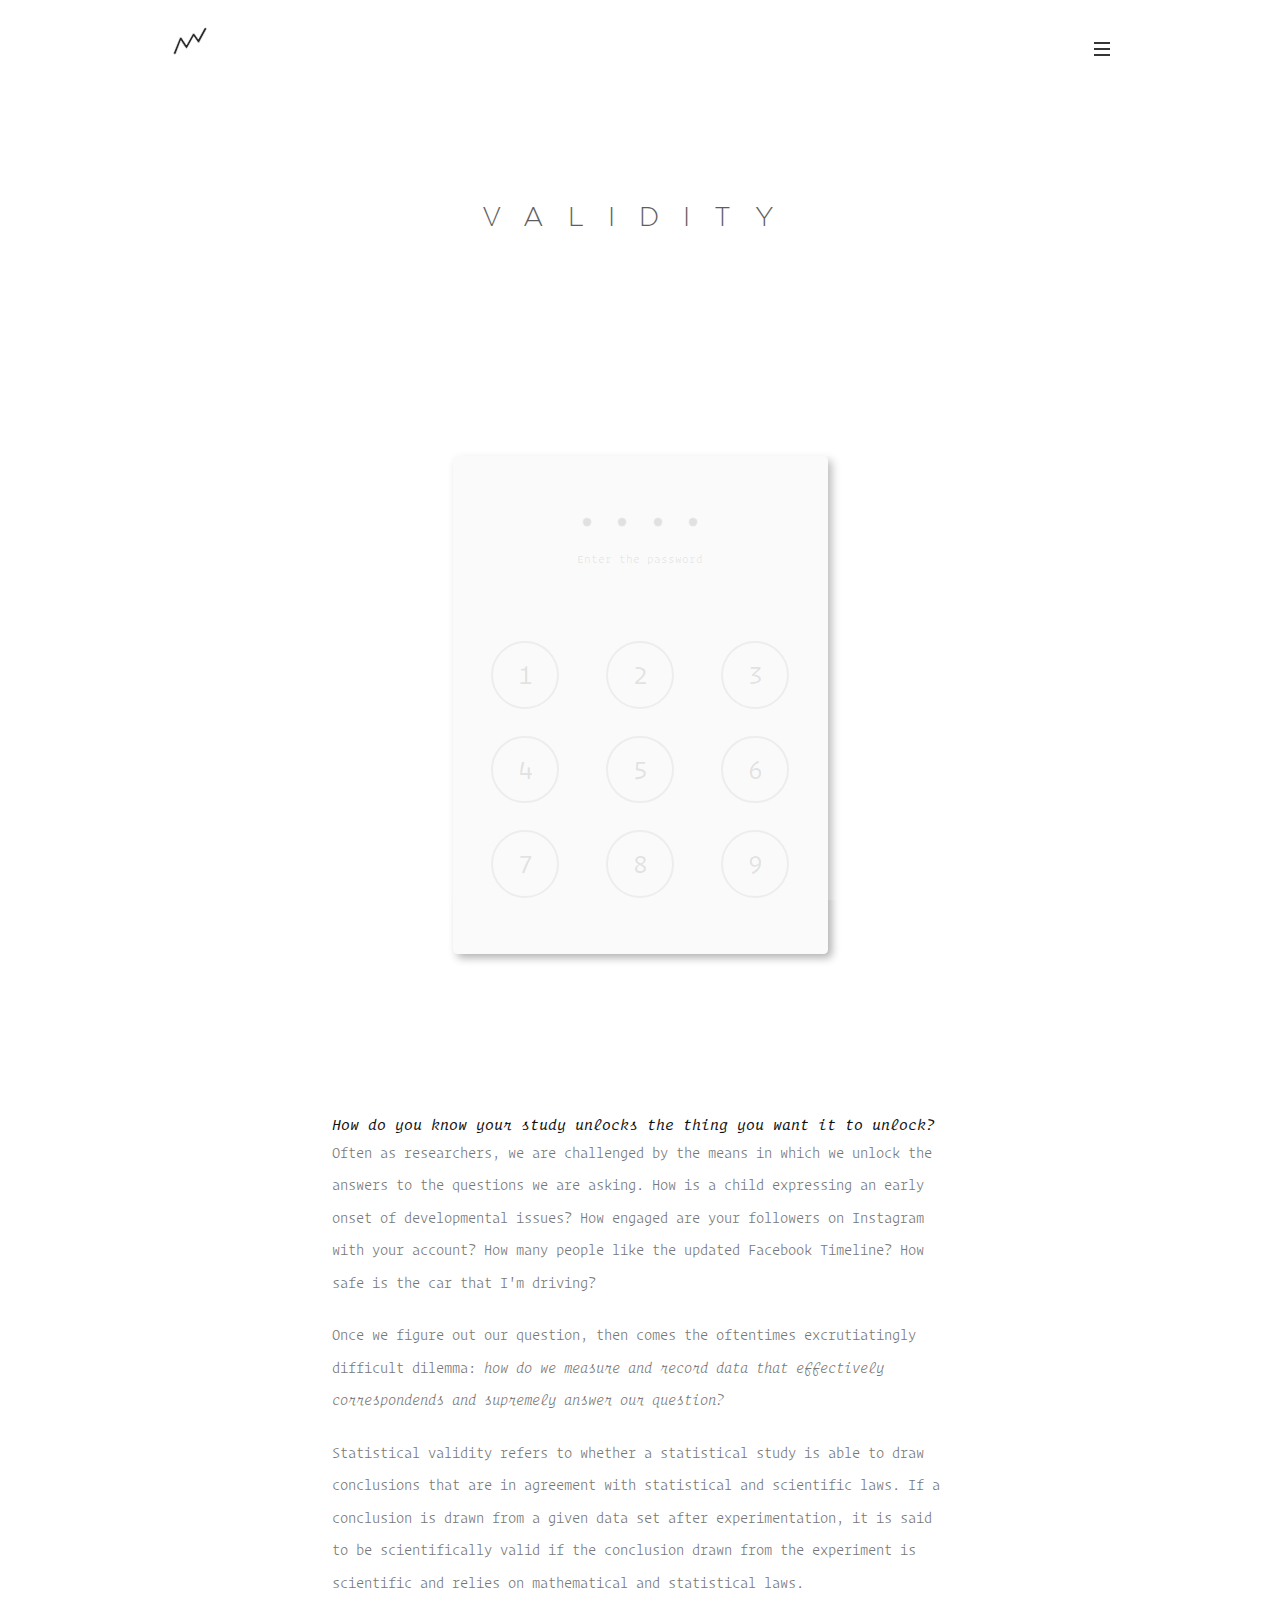
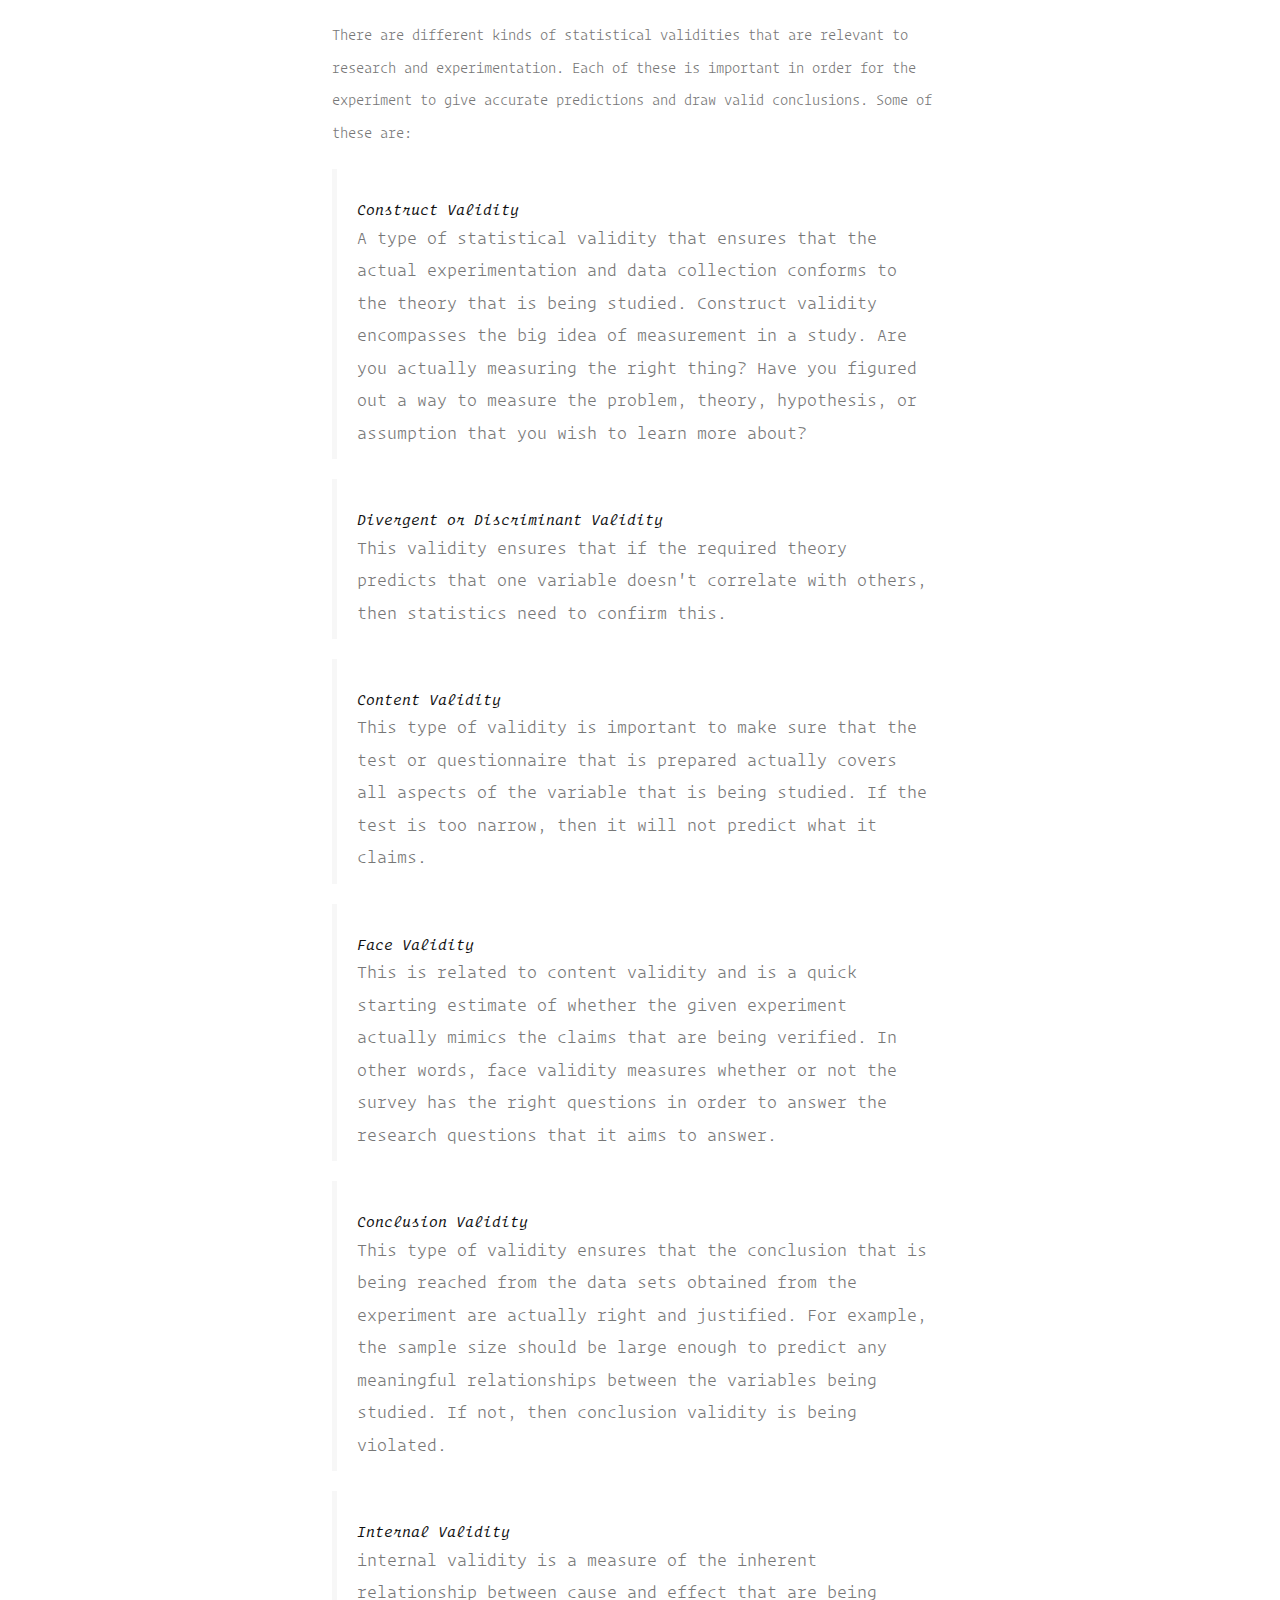
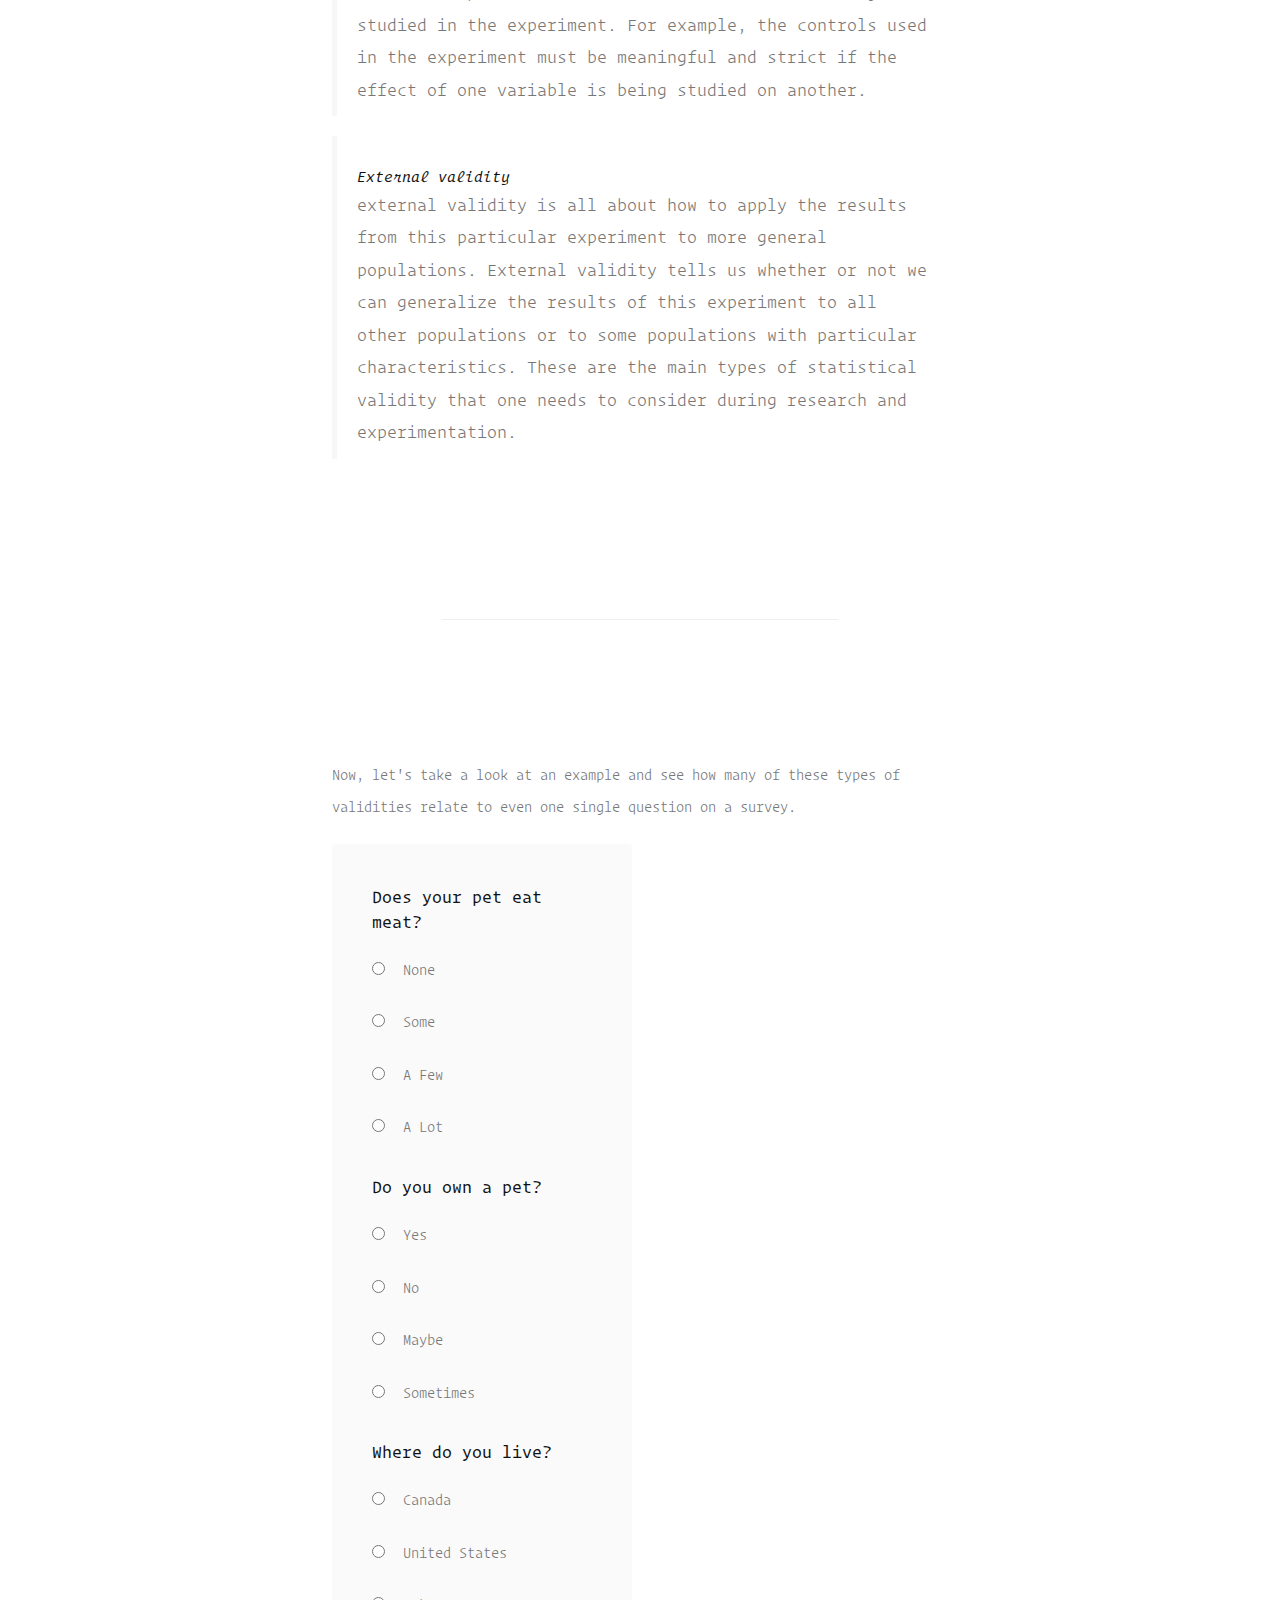
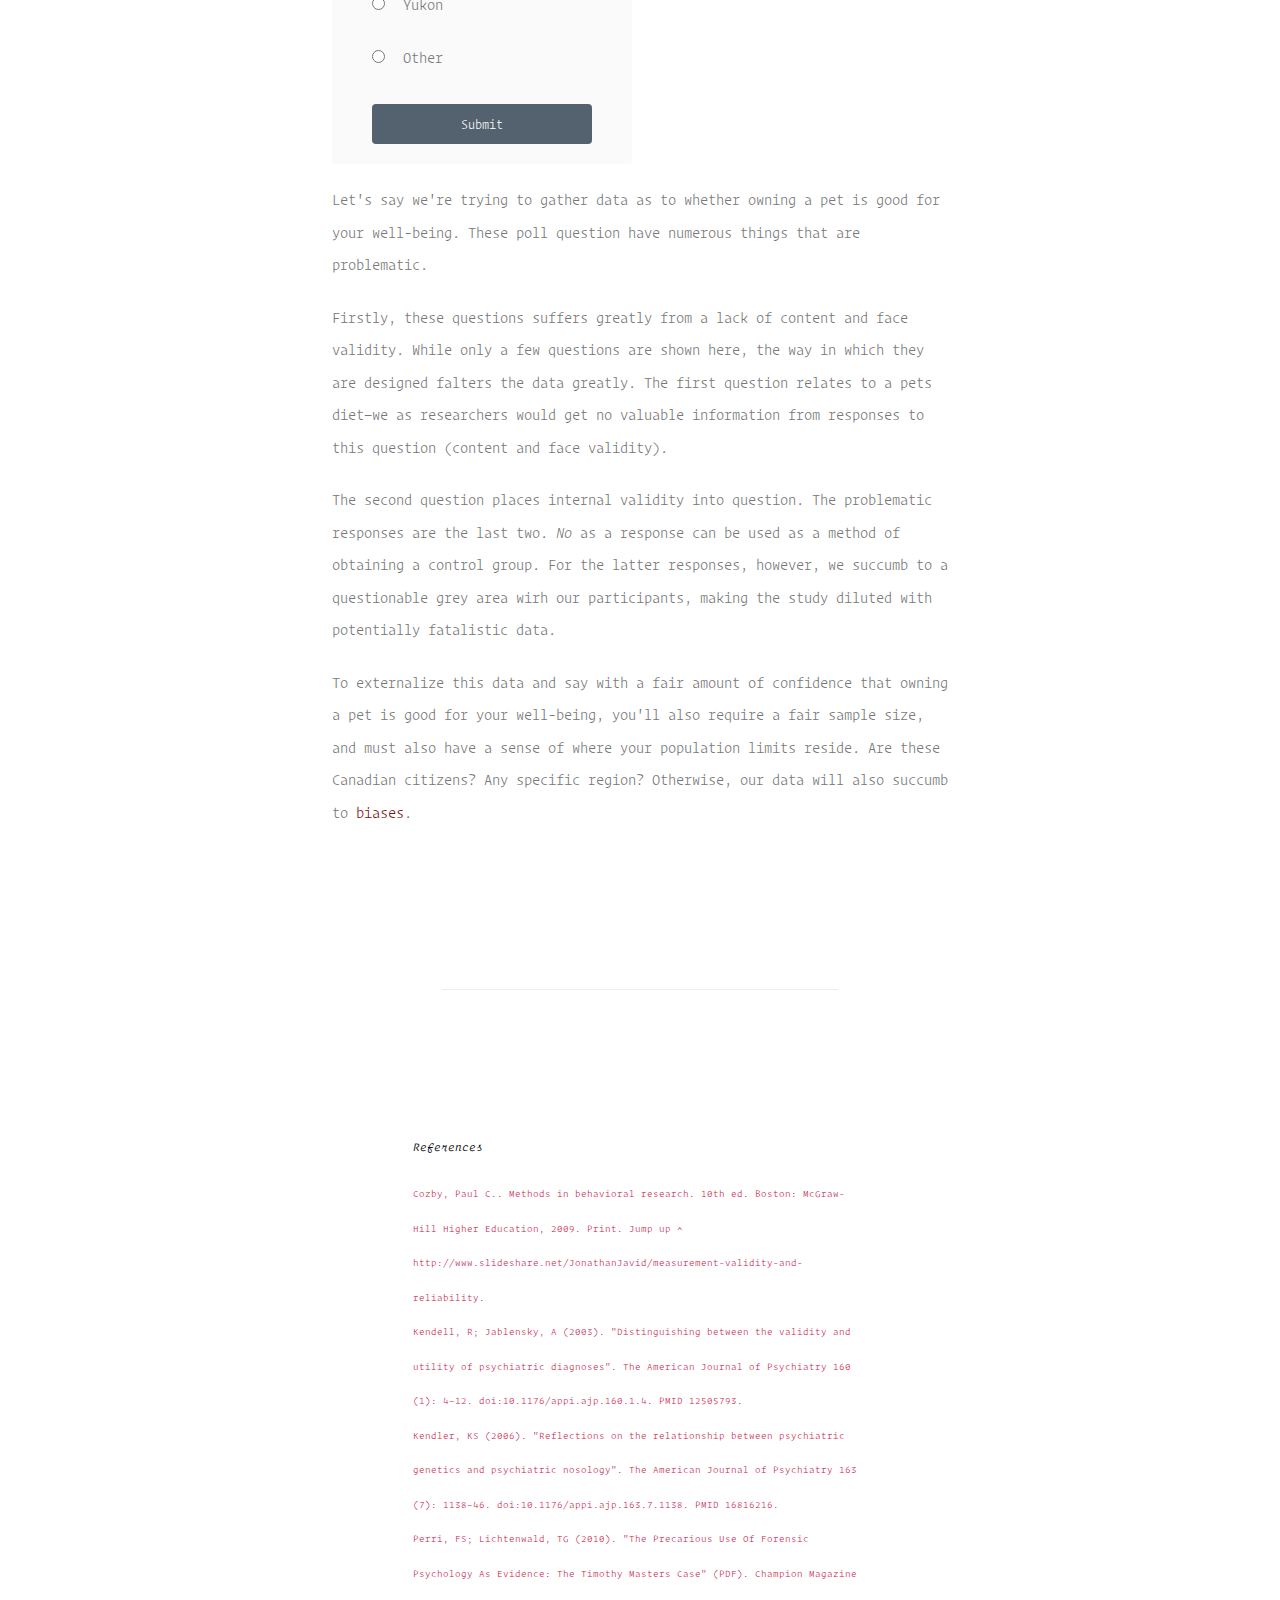
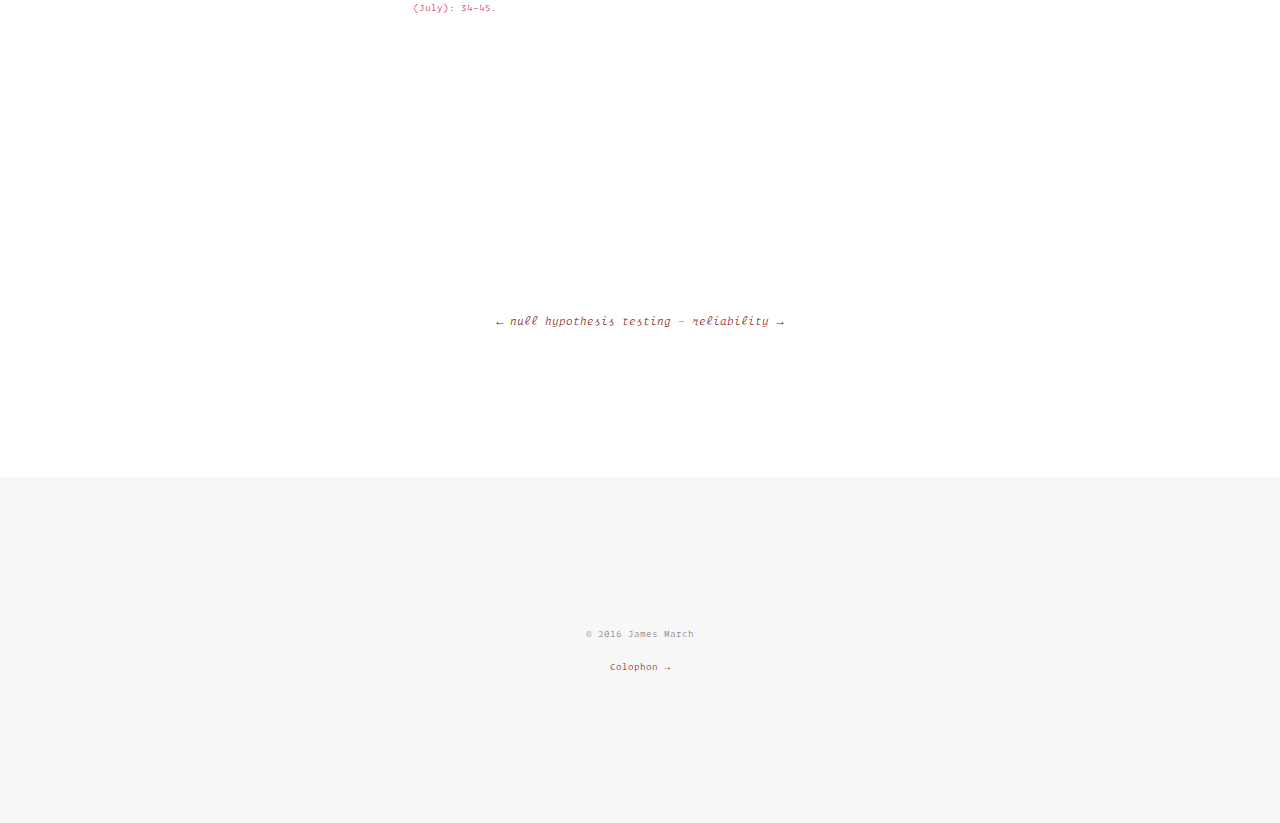
<file: validity.html>
<!DOCTYPE html>
<html lang="en">

<head>
    <meta charset="UTF-8">
    <meta name="viewport" content="width=device-width, initial-scale=1.0">
    <meta name="description" content="">
    <meta name="author" content="">

    <title>Validity: Statistics for Visual Thinkers</title>

    <!-- Favicons -->
    <link rel="shortcut icon" href="assets/images/favicon.png">
    <link rel="apple-touch-icon" href="assets/images/apple-touch-icon.png">
    <link rel="apple-touch-icon" sizes="72x72" href="assets/images/apple-touch-icon-72x72.png">
    <link rel="apple-touch-icon" sizes="114x114" href="assets/images/apple-touch-icon-114x114.png">

    <!-- Bootstrap core CSS -->
    <link href="assets/bootstrap/css/bootstrap.min.css" rel="stylesheet">

    <!-- Fonts -->
    <link href='https://fonts.googleapis.com/css?family=Work+Sans:400,500,600,700,300|Alegreya:400,400italic,700,700italic|Fira+Mono' rel='stylesheet' type='text/css'>

    <!-- Plugins -->
    <link href="assets/css/font-awesome.min.css" rel="stylesheet">
    <link href="assets/css/ionicons.min.css" rel="stylesheet">
    <link href="assets/css/simpletextrotator.css" rel="stylesheet">
    <link href="assets/css/magnific-popup.css" rel="stylesheet">
    <link href="assets/css/owl.carousel.css" rel="stylesheet">
    <link href="assets/css/superslides.css" rel="stylesheet">
    <link href="assets/css/vertical.css" rel="stylesheet">
    <link href="assets/css/animate.css" rel="stylesheet">
    <link rel="stylesheet" type="text/css" href="assets/css/component.css" />


    <!-- Template core CSS -->
    <link href="assets/css/style.css" rel="stylesheet">


    <style type="text/css">
    body {
            display: -webkit-box;
            display: -webkit-flex;
            display: -ms-flexbox;
            display: flex;
            -webkit-box-align: center;
            -webkit-align-items: center;
            -ms-flex-align: center;
            align-items: center;
            -webkit-box-pack: center;
            -webkit-justify-content: center;
            -ms-flex-pack: center;
            justify-content: center;
        }
        
        body.wrong {
            -webkit-animation: bg-red 1s ease-in;
            animation: bg-red 1s ease-in;
        }
        
        body.correct {
            -webkit-animation: bg-green 1s ease-in;
            animation: bg-green 1s ease-in;
        }
        
        #inspiration {
            position: fixed;
            right: 1em;
            bottom: 1em;
        }
        
        #inspiration a {
            display: inline-block;
            float: left;
            text-decoration: none;
            font-weight: bold;
            color: white;
            -webkit-transition: all 1s ease;
            transition: all 1s ease;
        }
        
        #inspiration a:hover {
            color: #212121;
        }
        
        #inspiration p {
            margin: 0;
            padding-left: .4em;
            display: inline-block;
            float: right;
            color: rgba(100, 100, 100, 0.6);
        }
        
        #pin {
            background: #fafafa;
            width: 25em;
            display: -webkit-box;
            display: -webkit-flex;
            display: -ms-flexbox;
            display: flex;
            -webkit-box-pack: center;
            -webkit-justify-content: center;
            -ms-flex-pack: center;
            justify-content: center;
            -webkit-box-align: center;
            -webkit-align-items: center;
            -ms-flex-align: center;
            align-items: center;
            -webkit-box-orient: vertical;
            -webkit-box-direction: normal;
            -webkit-flex-direction: column;
            -ms-flex-direction: column;
            flex-direction: column;
            padding: 1em;
            border-radius: .3em;
            box-shadow: 4px 4px 8px rgba(0, 0, 0, 0.3);
            margin: auto;
            color: rgba(100, 100, 100, 0.2);
        }
        
        .dots {
            width: 50%;
            display: -webkit-box;
            display: -webkit-flex;
            display: -ms-flexbox;
            display: flex;
            -webkit-justify-content: space-around;
            -ms-flex-pack: distribute;
            justify-content: space-around;
            padding: 1em;
            padding-top: 3em;
        }
        
        .dot {
            position: relative;
            background: rgba(100, 100, 100, 0.2);
            border-radius: 0.8em;
            width: 0.8em;
            height: 0.8em;
            -webkit-transform: scale3d(0.7, 0.7, 0.7);
            transform: scale3d(0.7, 0.7, 0.7);
        }
        
        .dot.active {
            -webkit-animation: growDot .5s ease;
            animation: growDot .5s ease;
            -webkit-animation-fill-mode: forwards;
            animation-fill-mode: forwards;
        }
        
        .dot.wrong {
            -webkit-animation: wrong .9s ease;
            animation: wrong .9s ease;
        }
        
        .dot.correct {
            -webkit-animation: correct .9s ease;
            animation: correct .9s ease;
        }
        
        #pin p {
            font-size: .8em;
        }
        
        .numbers {
            display: -webkit-box;
            display: -webkit-flex;
            display: -ms-flexbox;
            display: flex;
            -webkit-flex-flow: row wrap;
            -ms-flex-flow: row wrap;
            flex-flow: row wrap;
            -webkit-box-align: center;
            -webkit-align-items: center;
            -ms-flex-align: center;
            align-items: center;
            -webkit-justify-content: space-around;
            -ms-flex-pack: distribute;
            justify-content: space-around;
            -webkit-align-content: flex-end;
            -ms-flex-line-pack: end;
            align-content: flex-end;
            margin: 2em 0;
        }
        
        .number {
            position: relative;
            width: 2.5em;
            height: 2.5em;
            margin: 0.5em;
            border-radius: 2.5em;
            border: 2px solid rgba(100, 100, 100, 0);
            text-align: center;
            line-height: 2.5em;
            font-weight: 400;
            font-size: 1.8em;
            -webkit-user-select: none;
            -moz-user-select: none;
            -ms-user-select: none;
            user-select: none;
            -webkit-transition: all .5s ease;
            transition: all .5s ease;
        }
        
        .number:hover {
            color: rgba(100, 100, 100, 0.5);
        }
        
        .number:hover:before {
            border: 2px solid rgba(100, 100, 100, 0.5);
        }
        
        .number:before {
            content: "";
            position: absolute;
            left: -2px;
            width: 2.5em;
            height: 2.5em;
            border: 2px solid rgba(100, 100, 100, 0.1);
            border-radius: 2.5em;
            -webkit-transition: all .5s ease;
            transition: all .5s ease;
        }
        
        .number.grow:before {
            -webkit-animation: grow .6s ease;
            animation: grow .6s ease;
        }
        
        @-webkit-keyframes growDot {
            100% {
                background: white;
                -webkit-transform: scale3d(0.9, 0.9, 0.9);
                transform: scale3d(0.9, 0.9, 0.9);
            }
        }
        
        @keyframes growDot {
            100% {
                background: white;
                -webkit-transform: scale3d(0.9, 0.9, 0.9);
                transform: scale3d(0.9, 0.9, 0.9);
            }
        }
        
        @-webkit-keyframes grow {
            50% {
                -webkit-transform: scale3d(1.5, 1.5, 1.5);
                transform: scale3d(1.5, 1.5, 1.5);
            }
            100% {
                -webkit-transform: scale3d(1, 1, 1);
                transform: scale3d(1, 1, 1);
            }
        }
        
        @keyframes grow {
            50% {
                -webkit-transform: scale3d(1.5, 1.5, 1.5);
                transform: scale3d(1.5, 1.5, 1.5);
            }
            100% {
                -webkit-transform: scale3d(1, 1, 1);
                transform: scale3d(1, 1, 1);
            }
        }
        
        @-webkit-keyframes wrong {
            20% {
                background: crimson;
            }
            40% {
                -webkit-transform: translate(-15px, 0);
                transform: translate(-15px, 0);
            }
            60% {
                -webkit-transform: translate(10px, 0);
                transform: translate(10px, 0);
            }
            80% {
                -webkit-transform: translate(-5px, 0);
                transform: translate(-5px, 0);
            }
        }
        
        @keyframes wrong {
            20% {
                background: crimson;
            }
            40% {
                -webkit-transform: translate(-15px, 0);
                transform: translate(-15px, 0);
            }
            60% {
                -webkit-transform: translate(10px, 0);
                transform: translate(10px, 0);
            }
            80% {
                -webkit-transform: translate(-5px, 0);
                transform: translate(-5px, 0);
            }
        }
        
        @-webkit-keyframes correct {
            20% {
                background: limegreen;
            }
            40% {
                -webkit-transform: translate(0, -15px);
                transform: translate(0, -15px);
            }
            60% {
                -webkit-transform: translate(0, 10px);
                transform: translate(0, 10px);
            }
            80% {
                -webkit-transform: translate(0, -5px);
                transform: translate(0, -5px);
            }
        }
        
        @keyframes correct {
            20% {
                background: limegreen;
            }
            40% {
                -webkit-transform: translate(0, -15px);
                transform: translate(0, -15px);
            }
            60% {
                -webkit-transform: translate(0, 10px);
                transform: translate(0, 10px);
            }
            80% {
                -webkit-transform: translate(0, -5px);
                transform: translate(0, -5px);
            }
        }
        
        @-webkit-keyframes bg-red {
            50% {
                background: crimson;
            }
        }
        
        @keyframes bg-red {
            50% {
                background: crimson;
            }
        }
        
        @-webkit-keyframes bg-green {
            50% {
                background: limegreen;
            }
        }
        
        @keyframes bg-green {
            50% {
                background: limegreen;
            }
        }
        
        .poll {
            width: 300px;
            margin: 20px 0 20px 0;
            padding: 20px 40px 20px 40px;
            border-radius: 4px;
            background-color: #Fafafa;
        }
        
        h3 {
            margin: 20px 0 10px 0;
        }
        
        ul,
        li {
            list-style: none;
            margin: 0;
            padding: 0;
        }
        
        li {
            padding: 10px 0 10px 0;
            list-style-type: none;
        }
        
        input[type="radio"] {
            margin: 0 10px 0 0;
        }
        
        input[type="submit"] {
            margin: 20px 0 0 0;
            background-color: #53626E;
            color: #FFF;
            border: 0;
            width: 100%;
            height: 40px;
            font-size: 10pt;
            border-radius: 4px;
        }
    }
    </style>


</head>

<body>

    <!-- PRELOADER -->
    <div class="page-loader">
        <div class="loader">Loading...</div>
    </div>
    <!-- /PRELOADER -->

    <!-- OVERLAY MENU -->
    <div id="overlay-menu" class="overlay-menu">

        <a href="index.html#" id="overlay-menu-hide" class="navigation-hide"><i class="ion-close-round"></i></a>

        <div class="overlay-menu-inner">
            <nav class="overlay-menu-nav">

                <ul id="nav">



                    <li><a href="index.html">Why Designers Should Care About Statistics</a></li>
                    <br />
                    <li class="slidedown">
                        <a href="index.html#">101: The Basics, Visualized</a>
                        <ul>
                            <li><a href="sampling.html">Sampling</a></li>
                            <li><a href="typesofstudies.html">Types of Studies</a></li>
                            <li><a href="typesofdata.html">Types of Data</a></li>
                            <li><a href="p.html">Null Hypothesis Testing</a></li>
                        </ul>
                    </li>
                    <br />
                    <li class="slidedown">
                        <a href="index.html#">102: Critical Considerations</a>
                        <ul>
                            <li><a href="validity.html">Validity</a></li>
                            <li><a href="reliability.html">Reliability</a></li>
                            <li><a href="control.html">Experimental Control</a></li>
                            <li><a href="bias.html">Bias</a></li>
                            <li><a href="misrepresentingdata.html">Misrepresenting Data</a></li>
                        </ul>
                    </li>


                </ul>
            </nav>
        </div>

        <div class="overlay-navigation-footer">



            <div class="container">

                <div class="row">

                    <div class="col-md-12 text-center">
                        <p class="copyright font-alt m-b-0">© 2016 James March</p>
                    </div>

                </div>

            </div>

        </div>

    </div>
    <!-- /OVERLAY MENU -->

    <!-- WRAPPER -->
    <div class="wrapper">

        <!-- NAVIGATION -->
        <nav class="navbar navbar-custom navbar-transparent navbar-light navbar-fixed-top">

            <div class="container">

                <div class="navbar-header">
                    <!-- YOU LOGO HERE -->
                    <a class="navbar-brand" href="index.html">
                        <!-- IMAGE OR SIMPLE TEXT -->
                        <img src="assets/images/data-logo.svg" width="40" alt="">
                    </a>
                </div>

                <!-- ICONS NAVBAR -->
                <ul id="icons-navbar" class="nav navbar-nav navbar-right">
                    <li>
                        <a href="index.html#" id="toggle-menu" class="show-overlay" title="Menu">
                            <span class="icon-bar"></span>
                            <span class="icon-bar"></span>
                            <span class="icon-bar"></span>
                        </a>
                    </li>
                </ul>
                <!-- /ICONS NAVBAR -->

                <ul class="extra-navbar nav navbar-nav navbar-right">

                </ul>

            </div>

        </nav>
        <!-- /NAVIGATION -->

        <!-- HERO -->
        <section class="module module-parallax bg-light-30">
            <div id="totop"></div>

            <!-- HERO TEXT -->





            <div class="container">




                <div class="col-md-12 text-center">
                    <h1 class="mh-line-size-3 font-alt m-b-20">Validity</h1>

                </div>

            </div>
            <!-- /HERO TEXT -->

        </section>
        <!-- /HERO -->




        <div id="pin">
            <div class="dots">
                <div class="dot"></div>
                <div class="dot"></div>
                <div class="dot"></div>
                <div class="dot"></div>
            </div>
            <p>Enter the password</p>
            <div class="numbers">
                <div class="number">1</div>
                <div class="number">2</div>
                <div class="number">3</div>
                <div class="number">4</div>
                <div class="number">5</div>
                <div class="number">6</div>
                <div class="number">7</div>
                <div class="number">8</div>
                <div class="number">9</div>
            </div>
        </div>





        <!-- PARAGRAPH -->
        <section class="module">

            <div class="container">

                <!-- MODULE TITLE -->
                <div class="row">


                    <div class="col-md-8 col-md-offset-2">


                        <h5>How do you know your study unlocks the thing you want it to unlock?</h5>
                    </div>
                </div>
                <!-- /MODULE TITLE -->


                <div class="row">

                    <div class="col-md-8 col-md-offset-2">

                        <p>Often as researchers, we are challenged by the means in which we unlock the answers to the questions we are asking. How is a child expressing an early onset of developmental issues? How engaged are your followers on Instagram with your account? How many people like the updated Facebook Timeline? How safe is the car that I'm driving?</p>

                        <p>Once we figure out our question, then comes the oftentimes excrutiatingly difficult dilemma: <em>how do we measure and record data that effectively correspondends and supremely answer our question?</em></p>

                        <p>Statistical validity refers to whether a statistical study is able to draw conclusions that are in agreement with statistical and scientific laws. If a conclusion is drawn from a given data set after experimentation, it is said to be scientifically valid if the conclusion drawn from the experiment is scientific and relies on mathematical and statistical laws. </p>



                        <p>There are different kinds of statistical validities that are relevant to research and experimentation. Each of these is important in order for the experiment to give accurate predictions and draw valid conclusions. Some of these are:</p>
                        <blockquote>
                            <h5>Construct Validity</h5> A type of statistical validity that ensures that the actual experimentation and data collection conforms to the theory that is being studied. Construct validity encompasses the big idea of measurement in a study. Are you actually measuring the right thing? Have you figured out a way to measure the problem, theory, hypothesis, or assumption that you wish to learn more about?
                            <br />
                        </blockquote>


                        <blockquote>
                            <h5>Divergent or Discriminant Validity</h5> This validity ensures that if the required theory predicts that one variable doesn't correlate with others, then statistics need to confirm this.
                        </blockquote>

                        <blockquote>
                            <h5>Content Validity</h5> This type of validity is important to make sure that the test or questionnaire that is prepared actually covers all aspects of the variable that is being studied. If the test is too narrow, then it will not predict what it claims.</blockquote>
                        <blockquote>
                            <h5>Face Validity</h5> This is related to content validity and is a quick starting estimate of whether the given experiment actually mimics the claims that are being verified. In other words, face validity measures whether or not the survey has the right questions in order to answer the research questions that it aims to answer.
                        </blockquote>

                        <blockquote>
                            <h5>Conclusion Validity</h5> This type of validity ensures that the conclusion that is being reached from the data sets obtained from the experiment are actually right and justified. For example, the sample size should be large enough to predict any meaningful relationships between the variables being studied. If not, then conclusion validity is being violated.</blockquote>

                        <blockquote>
                            <h5>Internal Validity</h5>internal validity is a measure of the inherent relationship between cause and effect that are being studied in the experiment. For example, the controls used in the experiment must be meaningful and strict if the effect of one variable is being studied on another.
                        </blockquote>

                        <blockquote>
                            <h5>External validity</h5> external validity is all about how to apply the results from this particular experiment to more general populations. External validity tells us whether or not we can generalize the results of this experiment to all other populations or to some populations with particular characteristics. These are the main types of statistical validity that one needs to consider during research and experimentation.</blockquote>

                        </p>
                    </div>
                </div>
            </div>
        </section>

        <!-- DIVIDER -->
        <div class="col-md-4 col-md-offset-4">
            <hr class="divider">
        </div>

        <!-- PARAGRAPH -->
        <section class="module">

            <div class="container">

                <div class="row">

                    <div class="col-md-8 col-md-offset-2">

                        <p>Now, let's take a look at an example and see how many of these types of validities relate to even one single question on a survey.</p>

                        <div class="poll">
                            <h3>Does your pet eat meat?</h3>
                            <ul>
                                <li>
                                    <input name="poll_value" type="radio" value="option 1" /> None</li>
                                <li>
                                    <input name="poll_value" type="radio" value="option 1" /> Some</li>
                                <li>
                                    <input name="poll_value" type="radio" value="option 1" /> A Few</li>
                                <li>
                                    <input name="poll_value" type="radio" value="option 1" /> A Lot</li>
                            </ul>

                            <h3>Do you own a pet?</h3>
                            <ul>
                                <li>
                                    <input name="poll_value" type="radio" value="option 1" /> Yes</li>
                                <li>
                                    <input name="poll_value" type="radio" value="option 1" /> No</li>
                                <li>
                                    <input name="poll_value" type="radio" value="option 1" /> Maybe</li>
                                <li>
                                    <input name="poll_value" type="radio" value="option 1" /> Sometimes</li>

                            </ul>

                            <h3>Where do you live?</h3>
                            <ul>
                                <li>
                                    <input name="poll_value" type="radio" value="option 1" /> Canada</li>
                                <li>
                                    <input name="poll_value" type="radio" value="option 1" /> United States</li>
                                <li>
                                    <input name="poll_value" type="radio" value="option 1" /> Yukon</li>
                                <li>
                                    <input name="poll_value" type="radio" value="option 1" /> Other</li>
                            </ul>
                            <input type="submit" value="Submit" /></input>

                        </div>

                        <p>Let's say we're trying to gather data as to whether owning a pet is good for your well-being. These poll question have numerous things that are problematic.</p>

                        <p>Firstly, these questions suffers greatly from a lack of content and face validity. While only a few questions are shown here, the way in which they are designed falters the data greatly. The first question relates to a pets diet—we as researchers would get no valuable information from responses to this question (content and face validity).</p>
                        <p>The second question places internal validity into question. The problematic responses are the last two. <em>No</em> as a response can be used as a method of obtaining a control group. For the latter responses, however, we succumb to a questionable grey area wirh our participants, making the study diluted with potentially fatalistic data.</p>
                        <p>To externalize this data and say with a fair amount of confidence that owning a pet is good for your well-being, you'll also require a fair sample size, and must also have a sense of where your population limits reside. Are these Canadian citizens? Any specific region? Otherwise, our data will also succumb to <a href="bias.html">biases</a>.</p>


                        </p>


                    </div>
                </div>
            </div>
        </section>



        <!-- DIVIDER -->
        <div class="col-md-4 col-md-offset-4">
            <hr class="divider">
        </div>

        <section class="module">
            <div class="container">
                <div class="row">
                    <div class="col-md-6 col-md-offset-3">
                        <h6>References</h6>
                        <code>
   Cozby, Paul C.. Methods in behavioral research. 10th ed. Boston: McGraw-Hill Higher Education, 2009. Print.
Jump up ^ http://www.slideshare.net/JonathanJavid/measurement-validity-and-reliability. <br />
Kendell, R; Jablensky, A (2003). "Distinguishing between the validity and utility of psychiatric diagnoses". The American Journal of Psychiatry 160 (1): 4–12. doi:10.1176/appi.ajp.160.1.4. PMID 12505793.<br />
Kendler, KS (2006). "Reflections on the relationship between psychiatric genetics and psychiatric nosology". The American Journal of Psychiatry 163 (7): 1138–46. doi:10.1176/appi.ajp.163.7.1138. PMID 16816216.<br />
Perri, FS; Lichtenwald, TG (2010). "The Precarious Use Of Forensic Psychology As Evidence: The Timothy Masters Case" (PDF). Champion Magazine (July): 34–45.</code>
                    </div>
                </div>
            </div>
        </section>

        <!-- PAGINATION -->
        <section class="module">
            <div class="container">
                <div class="row">
                    <div class="col-md-4 col-md-offset-4 text-center text-italic text-pagination">
                        <A href="p.html">&#8592; null hypothesis testing</A> &#8212;
                        <A href="reliability.html">reliability &#8594;</A>
                    </div>
                </div>
        </section>
        <!-- /PAGINATION -->


        <!-- FOOTER -->
        <footer class="module bg-light">

            <div class="container">

                <div class="row">

                    <div class="col-md-12">



                    </div>

                </div>

                <div class="row">

                    <div class="col-md-12">

                        <p class="copyright text-center m-b-0">© 2016 James March<br /><a href="colophon.html">Colophon &rarr;</a></p>

                    </div>

                </div>

            </div>

        </footer>
        <!-- /FOOTER -->

        </div>
        <!-- /WRAPPER -->

        <!-- SCROLLTOP -->
        <div class="scroll-up">
            <a href="#totop"><i class="fa fa-angle-double-up"></i></a>
        </div>

        <!-- Javascript files -->
        <script src="assets/js/jquery-2.1.3.min.js"></script>
        <script src="assets/bootstrap/js/bootstrap.min.js"></script>
        <script src="assets/js/jquery.superslides.min.js"></script>
        <script src="assets/js/jquery.mb.YTPlayer.min.js"></script>
        <script src="assets/js/jquery.magnific-popup.min.js"></script>
        <script src="assets/js/owl.carousel.min.js"></script>
        <script src="assets/js/jquery.simple-text-rotator.min.js"></script>
        <script src="assets/js/imagesloaded.pkgd.js"></script>
        <script src="assets/js/isotope.pkgd.min.js"></script>
        <script src="assets/js/packery-mode.pkgd.min.js"></script>
        <script src="assets/js/appear.js"></script>
        <script src="assets/js/jquery.easing.1.3.js"></script>
        <script src="assets/js/wow.min.js"></script>
        <script src="assets/js/jqBootstrapValidation.js"></script>
        <script src="assets/js/jquery.fitvids.js"></script>
        <script src="assets/js/jquery.parallax-1.1.3.js"></script>
        <script src="assets/js/smoothscroll.js"></script>
        <script src="http://maps.google.com/maps/api/js?sensor=true"></script>
        <script src="assets/js/gmaps.js"></script>
        <script src="assets/js/contact.js"></script>
        <script src="assets/js/custom.js"></script>
        <script src="assets/js/TweenLite.min.js"></script>
        <script src="assets/js/EasePack.min.js"></script>
        <script src="assets/js/rAF.js"></script>
        <script type="text/javascript">
            (function () {
                var input = "",
                    correct = "1593";

                var dots = document.querySelectorAll(".dot"),
                    numbers = document.querySelectorAll(".number");
                dots = Array.prototype.slice.call(dots);
                numbers = Array.prototype.slice.call(numbers);

                numbers.forEach(function (number, index) {
                    number.addEventListener('click', function () {
                        number.className += ' grow';
                        input += (index + 1);
                        dots[input.length - 1].className += ' active';
                        if (input.length >= 4) {
                            if (input !== correct) {
                                dots.forEach(function (dot, index) {
                                    dot.className += " wrong";
                                });
                                document.body.className += " wrong";
                            } else {
                                dots.forEach(function (dot, index) {
                                    dot.className += " correct";
                                });
                                document.body.className += " correct";
                            }
                            setTimeout(function () {
                                dots.forEach(function (dot, index) {
                                    dot.className = "dot";
                                });
                                input = "";
                            }, 900);
                            setTimeout(function () {
                                document.body.className = "";
                            }, 1000);
                        }
                        setTimeout(function () {
                            number.className = 'number';
                        }, 1000);
                    });
                });
            })();
        </script>

</body>

</html>
</file>
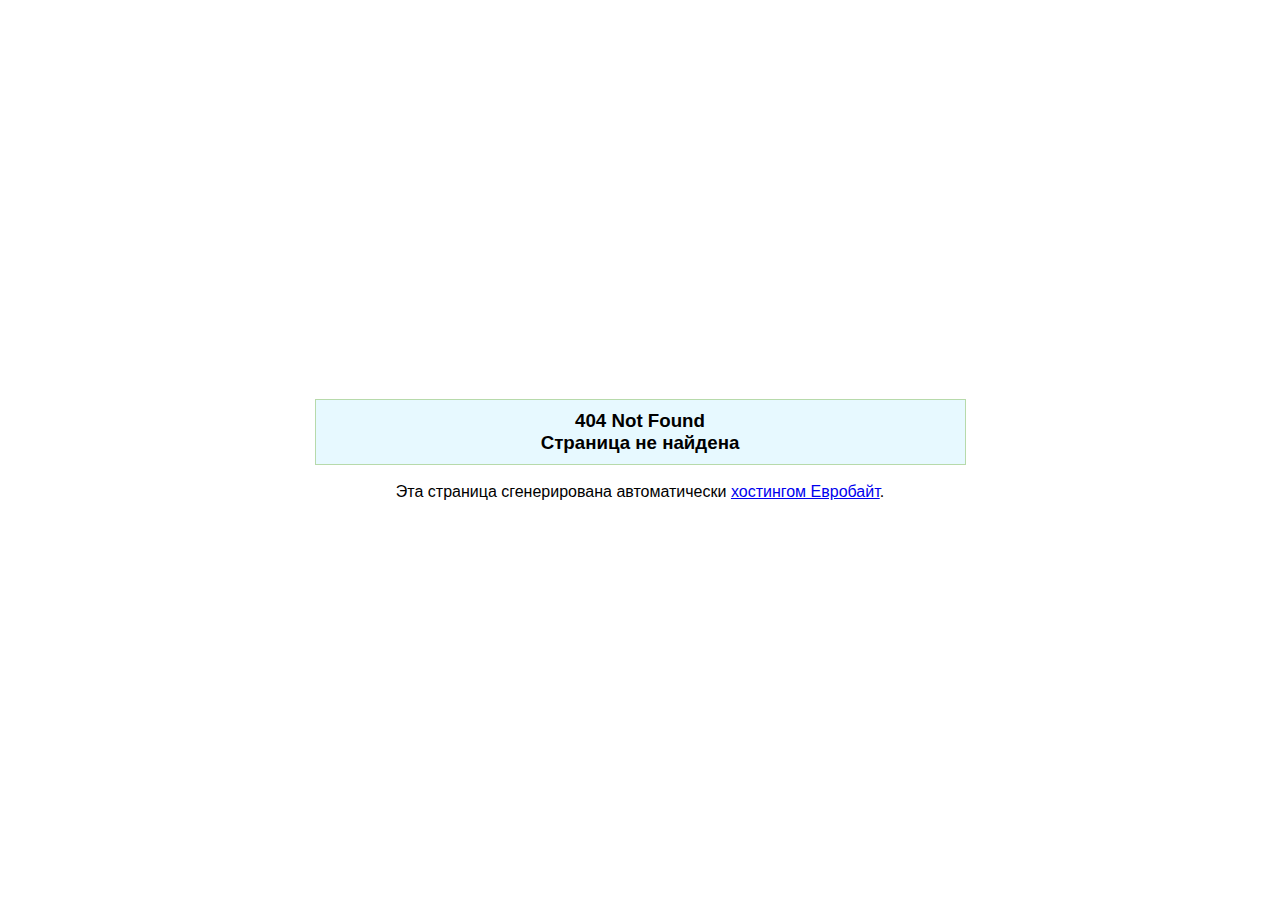
<file: assets/css/AjaxLoader.gif.html>
<!DOCTYPE HTML PUBLIC "-//W3C//DTD HTML 4.01 Transitional//EN">
<html>
<head>
<meta http-equiv="content-type" content="text/html; charset=utf-8">
<title>404 Not Found - Страница не найдена</title>
</head>
<body style="font-family: Tahoma, Verdana, Arial;">
<table border="0" width="100%" height="100%">
<tr><td align="center" valign="middle">
<h3 style="width: 50%; border: 1px Solid #b7daab; padding: 10px; background-color: #e7f9ff;">404 Not Found<br>Cтраница не найдена</h3>
<p>Эта страница сгенерирована автоматически <a href="http://eurobyte.ru/" target=_blank>хостингом Евробайт</a>.</p>
</td></tr>
</table>
</body>
</html>
<!--
   - Unfortunately, Microsoft has added a clever new
   - "feature" to Internet Explorer. If the text of
   - an error's message is "too small", specifically
   - less than 512 bytes, Internet Explorer returns
   - its own error message. You can turn that off,
   - but it's pretty tricky to find switch called
   - "smart error messages". That means, of course,
   - that short error messages are censored by default.
   - IIS always returns error messages that are long
   - enough to make Internet Explorer happy. The
   - workaround is pretty simple: pad the error
   - message with a big comment like this to push it
   - over the five hundred and twelve bytes minimum.
   - Of course, that's exactly what you're reading
   - right now.
   -->
</file>
<file: assets/css/simpletextrotator.css>
.rotating {
  display: inline-block;
  -webkit-transform-style: preserve-3d;
  -moz-transform-style: preserve-3d;
  -ms-transform-style: preserve-3d;
  -o-transform-style: preserve-3d;
  transform-style: preserve-3d;
  -webkit-transform: rotateX(0) rotateY(0) rotateZ(0);
  -moz-transform: rotateX(0) rotateY(0) rotateZ(0);
  -ms-transform: rotateX(0) rotateY(0) rotateZ(0);
  -o-transform: rotateX(0) rotateY(0) rotateZ(0);
  transform: rotateX(0) rotateY(0) rotateZ(0);
  -webkit-transition: 0.5s;
  -moz-transition: 0.5s;
  -ms-transition: 0.5s;
  -o-transition: 0.5s;
  transition: 0.5s;
  -webkit-transform-origin-x: 50%;
}

.rotating.flip {
  position: relative;
}

.rotating .front, .rotating .back {
  left: 0;
  top: 0;
  -webkit-backface-visibility: hidden;
  -moz-backface-visibility: hidden;
  -ms-backface-visibility: hidden;
  -o-backface-visibility: hidden;
  backface-visibility: hidden;
}

.rotating .front {
  position: absolute;
  display: inline-block;
  -webkit-transform: translate3d(0,0,1px);
  -moz-transform: translate3d(0,0,1px);
  -ms-transform: translate3d(0,0,1px);
  -o-transform: translate3d(0,0,1px);
  transform: translate3d(0,0,1px);
}

.rotating.flip .front {
  z-index: 1;
}

.rotating .back {
  display: block;
  opacity: 0;
}

.rotating.spin {
  -webkit-transform: rotate(360deg) scale(0);
  -moz-transform: rotate(360deg) scale(0);
  -ms-transform: rotate(360deg) scale(0);
  -o-transform: rotate(360deg) scale(0);
  transform: rotate(360deg) scale(0);
}



.rotating.flip .back {
  z-index: 2;
  display: block;
  opacity: 1;
  
  -webkit-transform: rotateY(180deg) translate3d(0,0,0);
  -moz-transform: rotateY(180deg) translate3d(0,0,0);
  -ms-transform: rotateY(180deg) translate3d(0,0,0);
  -o-transform: rotateY(180deg) translate3d(0,0,0);
  transform: rotateY(180deg) translate3d(0,0,0);
}

.rotating.flip.up .back {
  -webkit-transform: rotateX(180deg) translate3d(0,0,0);
  -moz-transform: rotateX(180deg) translate3d(0,0,0);
  -ms-transform: rotateX(180deg) translate3d(0,0,0);
  -o-transform: rotateX(180deg) translate3d(0,0,0);
  transform: rotateX(180deg) translate3d(0,0,0);
}

.rotating.flip.cube .front {
  -webkit-transform: translate3d(0,0,100px) scale(0.9,0.9);
  -moz-transform: translate3d(0,0,100px) scale(0.85,0.85);
  -ms-transform: translate3d(0,0,100px) scale(0.85,0.85);
  -o-transform: translate3d(0,0,100px) scale(0.85,0.85);
  transform: translate3d(0,0,100px) scale(0.85,0.85);
}

.rotating.flip.cube .back {
  -webkit-transform: rotateY(180deg) translate3d(0,0,100px) scale(0.9,0.9);
  -moz-transform: rotateY(180deg) translate3d(0,0,100px) scale(0.85,0.85);
  -ms-transform: rotateY(180deg) translate3d(0,0,100px) scale(0.85,0.85);
  -o-transform: rotateY(180deg) translate3d(0,0,100px) scale(0.85,0.85);
  transform: rotateY(180deg) translate3d(0,0,100px) scale(0.85,0.85);
}

.rotating.flip.cube.up .back {
  -webkit-transform: rotateX(180deg) translate3d(0,0,100px) scale(0.9,0.9);
  -moz-transform: rotateX(180deg) translate3d(0,0,100px) scale(0.85,0.85);
  -ms-transform: rotateX(180deg) translate3d(0,0,100px) scale(0.85,0.85);
  -o-transform: rotateX(180deg) translate3d(0,0,100px) scale(0.85,0.85);
  transform: rotateX(180deg) translate3d(0,0,100px) scale(0.85,0.85);
}
</file>
<file: assets/css/superslides.css>
#slides {
	position: relative;
}

#slides .slides-container {
	display: none;
}

#slides .scrollable {
	*zoom: 1;
	position: relative;
	top: 0;
	left: 0;
	overflow-y: auto;
	-webkit-overflow-scrolling: touch;
	height: 100%;
}

#slides .scrollable:after {
	content: "";
	display: table;
	clear: both;
}

.slides-navigation {
	margin: -35px auto 0;
	position: absolute;
	z-index: 3;
	top: 50%;
	width: 100%;
}

.slides-navigation a {
	position: absolute;
	background: #fff;
	display: block;
	height: 40px;
	width: 40px;
	top: 50%;
	margin: -20px 10px 0;
	padding: 0;
	opacity: 0;
	text-align: center;
	line-height: 40px;
	font-size: 17px;
	color: #111;
	-webkit-border-radius: 2px;
	   -moz-border-radius: 2px;
	        border-radius: 2px;
	-webkit-transition: all 0.3s cubic-bezier(0.300, 0.100, 0.580, 1.000);
	   -moz-transition: all 0.3s cubic-bezier(0.300, 0.100, 0.580, 1.000);
	     -o-transition: all 0.3s cubic-bezier(0.300, 0.100, 0.580, 1.000);
	        transition: all 0.3s cubic-bezier(0.300, 0.100, 0.580, 1.000);
}

.slides-navigation a:focus {
	color: #111;
}

.slides-navigation a.prev {
	left: -20px;
}

.slides-navigation a.next {
	right: -20px;
}

#slides:hover a.prev {
	opacity: 0.5;
	left: 0px;
}

#slides:hover a.next {
	opacity: 0.5;
	right: 0px;
}

#slides:hover a.prev:hover,
#slides:hover a.next:hover {
	opacity: 0.8;
	color: #111;
}

.slides-pagination {
	position: absolute;
	z-index: 3;
	bottom: 10px;
	text-align: center;
	width: 100%;
}

.slides-pagination a {
	position: relative;
	background: rgba(255, 255, 255, 0.7);
	display: inline-block;
	overflow: hidden;
	height: 6px;
	width: 6px;
	margin: 6px 4px;
	text-indent: -200%;
	z-index: 1000;
	-webkit-border-radius: 6px;
	   -moz-border-radius: 6px;
	        border-radius: 6px;
	-webkit-box-shadow: 0 0 1px rgba(17, 17, 17, 0.4);
	   -moz-box-shadow: 0 0 1px rgba(17, 17, 17, 0.4);
	     -o-box-shadow: 0 0 1px rgba(17, 17, 17, 0.4);
	        box-shadow: 0 0 1px rgba(17, 17, 17, 0.4);
	-webkit-transition: all 0.3s cubic-bezier(0.000, 0.000, 0.580, 1.000);
	   -moz-transition: all 0.3s cubic-bezier(0.000, 0.000, 0.580, 1.000);
	     -o-transition: all 0.3s cubic-bezier(0.000, 0.000, 0.580, 1.000);
	        transition: all 0.3s cubic-bezier(0.000, 0.000, 0.580, 1.000);
}

.slides-pagination a.current {
	-webkit-transform: scale(1.3);
	   -moz-transform: scale(1.3);
	     -o-transform: scale(1.3);
	        transform: scale(1.3);
}
</file>
<file: assets/css/component.css>
/* Header */
.large-header {
	position: relative;
	width: 100%;
	background: none;
	overflow: hidden;
	background-size: cover;
	background-position: center center;
	z-index: 1;
    margin-top:20%;
}

.demo-1 .large-header {
}

.demo-2 .large-header {
	background-image: url('../img/demo-2-bg.jpg');
	background-position: center bottom;
}

.demo-3 .large-header {
	background: #7f8c8d;
}

.demo-4 .large-header {
	background: #f9f1e9;
}

.main-title {
	position: absolute;
	margin: 0;
	padding: 0;
	color: #f9f1e9;
	text-align: center;
	top: 50%;
	left: 50%;
	-webkit-transform: translate3d(-50%,-50%,0);
	transform: translate3d(-50%,-50%,0);
}

.demo-1 .main-title, 
.demo-3 .main-title {
	text-transform: uppercase;
	font-size: 4.2em;
	letter-spacing: 0.1em;
}

.demo-2 .main-title {
	font-family: 'Clicker Script', cursive;
	font-weight: normal;
	font-size: 8em;
	padding-left: 10px;
	text-shadow: 2px 2px 4px rgba(0,0,0,0.4);
}

.demo-2 .main-title::before {
	content: '';
	width: 20vw;
	height: 20vw;
	min-width: 3.5em;
	min-height: 3.5em;
	background: url(../img/deco.svg) no-repeat center center;
	background-size: cover;
	position: absolute;
	top: 50%;
	left: 50%;
	border-radius: 50%;
	z-index: -1;
	-webkit-transform: translate3d(-50%,-50%,0);
	transform: translate3d(-50%,-50%,0);
}

.demo-3 .main-title {
	padding: 10px 40px;
	border: 10px double #f9f1e9;
	text-transform: uppercase;
	font-family: Londrina Outline, sans-serif;
}

.demo-4 .main-title {
	font-size: 6em;
	font-weight: 300;
	padding: 10px 30px;
	text-transform: uppercase;
	color: #222;
}

.main-title .thin {
	font-weight: 200;
}

canvas#demo-canvas {
    position: absolute;
height: 1000px;
    top:0;
    width: 100%;

}

@media only screen and (max-width : 768px) {
	.demo-1 .main-title, 
	.demo-3 .main-title,
	.demo-4 .main-title {
		font-size: 3em;
	}

	.demo-2 .main-title {
		font-size: 4em;
	}
}
</file>
<file: assets/css/style.css>
/* ------------------------------------------------------------------
Project: Vortex
Version: 1.0.3
------------------------------------------------------------------ */


@font-face {
	font-family: 'Gotham';
	src: url('../fonts/hinted-Gotham-Light.eot');
	src: url('../fonts/hinted-Gotham-Light.eot?#iefix') format('embedded-opentype'),
		url('../fonts/hinted-Gotham-Light.woff') format('woff'),
		url('../fonts/hinted-Gotham-Light.ttf') format('truetype');
	font-weight: 300;
	font-style: normal;
}

@font-face {
	font-family: 'Operator Mono';
	src: url('../fonts/hinted-OperatorMono-MediumItalic.eot');
	src: url('../fonts/hinted-OperatorMono-MediumItalic.eot?#iefix') format('embedded-opentype'),
		url('../fonts/hinted-OperatorMono-MediumItalic.woff') format('woff'),
		url('../fonts/hinted-OperatorMono-MediumItalic.ttf') format('truetype');
	font-weight: 500;
	font-style: italic;
}

@font-face {
	font-family: 'Sentinel';
	src: url('../fonts/hinted-Sentinel-SemiboldItalic.eot');
	src: url('../fonts/hinted-Sentinel-SemiboldItalic.eot?#iefix') format('embedded-opentype'),
		url('../fonts/hinted-Sentinel-SemiboldItalic.woff') format('woff'),
		url('../fonts/hinted-Sentinel-SemiboldItalic.ttf') format('truetype');
	font-weight: 600;
	font-style: italic;
}

@font-face {
	font-family: 'Sentinel';
	src: url('../fonts/hinted-Sentinel-MediumItalic.eot');
	src: url('../fonts/hinted-Sentinel-MediumItalic.eot?#iefix') format('embedded-opentype'),
		url('../fonts/hinted-Sentinel-MediumItalic.woff') format('woff'),
		url('../fonts/hinted-Sentinel-MediumItalic.ttf') format('truetype');
	font-weight: 500;
	font-style: italic;
}

@font-face {
	font-family: 'Sentinel';
	src: url('../fonts/hinted-Sentinel-Semibold.eot');
	src: url('../fonts/hinted-Sentinel-Semibold.eot?#iefix') format('embedded-opentype'),
		url('../fonts/hinted-Sentinel-Semibold.woff') format('woff'),
		url('../fonts/hinted-Sentinel-Semibold.ttf') format('truetype');
	font-weight: 600;
	font-style: normal;
}

@font-face {
	font-family: 'Gotham Book';
	src: url('../fonts/hinted-Gotham-BookItalic.eot');
	src: url('../fonts/hinted-Gotham-BookItalic.eot?#iefix') format('embedded-opentype'),
		url('../fonts/hinted-Gotham-BookItalic.woff') format('woff'),
		url('../fonts/hinted-Gotham-BookItalic.ttf') format('truetype');
	font-weight: normal;
	font-style: italic;
}

@font-face {
	font-family: 'Operator Mono';
	src: url('../fonts/hinted-OperatorMono-LightItalic.eot');
	src: url('../fonts/hinted-OperatorMono-LightItalic.eot?#iefix') format('embedded-opentype'),
		url('../fonts/hinted-OperatorMono-LightItalic.woff') format('woff'),
		url('../fonts/hinted-OperatorMono-LightItalic.ttf') format('truetype');
	font-weight: 300;
	font-style: italic;
}

@font-face {
	font-family: 'Sentinel Book';
	src: url('../fonts/hinted-Sentinel-Book.eot');
	src: url('../fonts/hinted-Sentinel-Book.eot?#iefix') format('embedded-opentype'),
		url('../fonts/hinted-Sentinel-Book.woff') format('woff'),
		url('../fonts/hinted-Sentinel-Book.ttf') format('truetype');
	font-weight: normal;
	font-style: normal;
}

@font-face {
	font-family: 'Gotham Book';
	src: url('../fonts/hinted-Gotham-Book.eot');
	src: url('../fonts/hinted-Gotham-Book.eot?#iefix') format('embedded-opentype'),
		url('../fonts/hinted-Gotham-Book.woff') format('woff'),
		url('../fonts/hinted-Gotham-Book.ttf') format('truetype');
	font-weight: normal;
	font-style: normal;
}

@font-face {
	font-family: 'Gotham';
	src: url('../fonts/hinted-Gotham-LightItalic.eot');
	src: url('../fonts/hinted-Gotham-LightItalic.eot?#iefix') format('embedded-opentype'),
		url('../fonts/hinted-Gotham-LightItalic.woff') format('woff'),
		url('../fonts/hinted-Gotham-LightItalic.ttf') format('truetype');
	font-weight: 300;
	font-style: italic;
}

@font-face {
	font-family: 'Operator Mono';
	src: url('../fonts/hinted-OperatorMono-Book.eot');
	src: url('../fonts/hinted-OperatorMono-Book.eot?#iefix') format('embedded-opentype'),
		url('../fonts/hinted-OperatorMono-Book.woff') format('woff'),
		url('../fonts/hinted-OperatorMono-Book.ttf') format('truetype');
	font-weight: normal;
	font-style: normal;
}

@font-face {
	font-family: 'Gotham';
	src: url('../fonts/hinted-Gotham-Medium.eot');
	src: url('../fonts/hinted-Gotham-Medium.eot?#iefix') format('embedded-opentype'),
		url('../fonts/hinted-Gotham-Medium.woff') format('woff'),
		url('../fonts/hinted-Gotham-Medium.ttf') format('truetype');
	font-weight: 500;
	font-style: normal;
}

@font-face {
	font-family: 'Gotham';
	src: url('../fonts/hinted-Gotham-MediumItalic.eot');
	src: url('../fonts/hinted-Gotham-MediumItalic.eot?#iefix') format('embedded-opentype'),
		url('../fonts/hinted-Gotham-MediumItalic.woff') format('woff'),
		url('../fonts/hinted-Gotham-MediumItalic.ttf') format('truetype');
	font-weight: 500;
	font-style: italic;
}

@font-face {
	font-family: 'Operator Mono';
	src: url('../fonts/hinted-OperatorMono-Light.eot');
	src: url('../fonts/hinted-OperatorMono-Light.eot?#iefix') format('embedded-opentype'),
		url('../fonts/hinted-OperatorMono-Light.woff') format('woff'),
		url('../fonts/hinted-OperatorMono-Light.ttf') format('truetype');
	font-weight: 300;
	font-style: normal;
}

@font-face {
	font-family: 'Sentinel';
	src: url('../fonts/hinted-Sentinel-Medium.eot');
	src: url('../fonts/hinted-Sentinel-Medium.eot?#iefix') format('embedded-opentype'),
		url('../fonts/hinted-Sentinel-Medium.woff') format('woff'),
		url('../fonts/hinted-Sentinel-Medium.ttf') format('truetype');
	font-weight: 500;
	font-style: normal;
}

@font-face {
	font-family: 'Operator Mono';
	src: url('../fonts/hinted-OperatorMono-BookItalic.eot');
	src: url('../fonts/hinted-OperatorMono-BookItalic.eot?#iefix') format('embedded-opentype'),
		url('../fonts/hinted-OperatorMono-BookItalic.woff') format('woff'),
		url('../fonts/hinted-OperatorMono-BookItalic.ttf') format('truetype');
	font-weight: normal;
	font-style: italic;
}

@font-face {
	font-family: 'Operator Mono';
	src: url('../fonts/hinted-OperatorMono-Medium.eot');
	src: url('../fonts/hinted-OperatorMono-Medium.eot?#iefix') format('embedded-opentype'),
		url('../fonts/hinted-OperatorMono-Medium.woff') format('woff'),
		url('../fonts/hinted-OperatorMono-Medium.ttf') format('truetype');
	font-weight: 500;
	font-style: normal;
}

@font-face {
	font-family: 'Sentinel Book';
	src: url('../fonts/hinted-Sentinel-BookItalic.eot');
	src: url('../fonts/hinted-Sentinel-BookItalic.eot?#iefix') format('embedded-opentype'),
		url('../fonts/hinted-Sentinel-BookItalic.woff') format('woff'),
		url('../fonts/hinted-Sentinel-BookItalic.ttf') format('truetype');
	font-weight: normal;
	font-style: italic;
}

/* ------------------------------------------------------------------
General Styles
------------------------------------------------------------------ */

body {
	background: #fff;
	font-size: 1.5rem;
        font-family: "Operator Mono", monospace;
    font-weight: 300;
    line-height: 3.25rem;	
    color: #777;
	overflow-x: hidden;
	-ms-overflow-style: scrollbar;
text-rendering: optimizeLegibility;
}

img {
	max-width: 100%;
	height: auto;
}

iframe {
	border: 0;
}

ul, li {list-style-type:none;}

/* ------------------------------------------------------------------
Selection
------------------------------------------------------------------ */

::-moz-selection {
	background: #000;
	color: #fff;
}

::-webkit-selection {
	background: #000;
	color: #fff;
}

::selection {
	background: #000;
	color: #fff;
}

/* ------------------------------------------------------------------
Transition elsements
------------------------------------------------------------------- */

a,
.btn,
.navbar a {
	-webkit-transition: all 0.3s cubic-bezier(0.300, 0.100, 0.580, 1.000);
	   -moz-transition: all 0.3s cubic-bezier(0.300, 0.100, 0.580, 1.000);
	     -o-transition: all 0.3s cubic-bezier(0.300, 0.100, 0.580, 1.000);
	        transition: all 0.3s cubic-bezier(0.300, 0.100, 0.580, 1.000);
}

.overlay-menu {
	-webkit-transition: all 0.4s ease-in-out 0s;
	   -moz-transition: all 0.4s ease-in-out 0s;
	    -ms-transition: all 0.4s ease-in-out 0s;
	     -o-transition: all 0.4s ease-in-out 0s;
	        transition: all 0.4s ease-in-out 0s;
}

/* ------------------------------------------------------------------
Reset box-shadow
------------------------------------------------------------------- */

.btn,
.well,
.panel,
.progress,
.form-control, .form-control:hover, .form-control:focus {
	-webkit-box-shadow: none;
	   -moz-box-shadow: none;
	    -ms-box-shadow: none;
	     -o-box-shadow: none;
	        box-shadow: none;
}

/* ------------------------------------------------------------------
Reset border-radius
------------------------------------------------------------------- */

.well, .label, .alert,
.modal-content {
	-webkit-border-radius: 2px;
	   -moz-border-radius: 2px;
	    -ms-border-radius: 2px;
	     -o-border-radius: 2px;
	        border-radius: 2px;
}

/* ------------------------------------------------------------------
Typography
------------------------------------------------------------------- */

a {
	color: rgba(125, 17, 17, 1);
    transition: all .5s ease-in-out;
    -webkit-transition: all .5s ease-in-out;
    -o-transition: all .5s ease-in-out;

}

a:hover, a:focus {
	text-decoration: none;
	color: #111;
	outline: 0;
        border-bottom: none;

}

.bg-dark a {
	color: #aaa;
}

.bg-dark a:hover,
.bg-dark a:focus {
	color: #fff;
}

.text-light {
	color: rgba(255, 255, 255, 0.7);
}

.text-italic {
    font-style: italic;

}

.text-pagination {
    font-size:80%;
    
    
}
.text-light h1, .text-light h2, .text-light h3, .text-light h4, .text-light h5, .text-light h6,
.text-light .h1, .text-light .h2, .text-light .h3, .text-light .h4, .text-light .h5, .text-light .h6 {
	color: #fff;
}

h1, h2, h3, h4, h5, h6, .h1, .h2, .h3, .h4, .h5, .h6 {
	line-height: 1.4;
	font-weight: 400;
	color: #111;
    margin-top: 10px;
margin-bottom: 20px
}

h1, .h1 {
font-size: 60px;
line-height: 90%%;
-webkit-font-variant-ligatures: common-ligatures;
font-variant-ligatures: common-ligatures;
}

h2, .h2 {
	font-size: 24px;
}

h3, .h3 {
	font-size: 18px;
}

/* Quote*/
h4, .h4 {
	font-size: 30px;
    line-height: 125%;
    font-style: italic;
    text-indent: -.5625em;
}


h5, .h5 {
font-size: 16px;
font-style: italic;
margin-bottom: 0px;
margin-top:20px;
}

h6, .h6 {
	font-size: 12px;
    font-style:italic;
}

p, ol, ul, blockquote {
	margin: 0 0 20px;
}

blockquote {
	border-color: #f7f7f7;
}

blockquote.serif-quote {
	border: 0;
	padding-left: 0;
	padding-right: 0;
}

.font-alt {
	font-family: "Gotham", sans-serif;
	text-transform: uppercase;
	letter-spacing: 3px;
    font-weight: 300;
}

.font-serif {
	font-family: "Sentinel", "Times New Roman", sans-serif;
letter-spacing: 1px;
/* font-style: italic; */
font-weight: 600;
    
    
}

.rotate {
	text-shadow: none !important;
}

/* ------------------------------------------------------------------
Forms
------------------------------------------------------------------- */

.form-control {
	border: 2px solid #eee;
	height: 33px;
	font-family: "Gotham", sans-serif;
	text-transform: uppercase;
	letter-spacing: 2px;
	font-size: 11px;
	-webkit-border-radius: 2px;
	   -moz-border-radius: 2px;
	    -ms-border-radius: 2px;
	     -o-border-radius: 2px;
	        border-radius: 2px;
	-webkit-transition: all 0.3s cubic-bezier(0.300, 0.100, 0.580, 1.000);
	   -moz-transition: all 0.3s cubic-bezier(0.300, 0.100, 0.580, 1.000);
	     -o-transition: all 0.3s cubic-bezier(0.300, 0.100, 0.580, 1.000);
	        transition: all 0.3s cubic-bezier(0.300, 0.100, 0.580, 1.000);
}

.form-control:focus {
	border-color: #111;
}

/* Form sizes */

input[type="button"],
input[type="reset"] {
    background: #FFF;
    border: none;
    text-transform: uppercase;
    letter-spacing: .1rem;
}

input {
    color: #CCC;
    border: none;
    transition: all .5s ease;
    -webkit-transition: all .5s ease;
}

input:hover {
    border-bottom: dotted 2px #333;
    
    
    
}

code {padding: 2px 0px;
    text-align: left;
    text-indent: 0px;
font-size: 65%;
color: #c7254e;
background-color: #fff;
    font-family: "Operator Mono", monospace;

}

select, textarea { border: none;
    overflow: auto;
    outline: none;

    -webkit-box-shadow: none;
    -moz-box-shadow: none;
    box-shadow: none;}



.input-lg,
.form-horizontal .form-group-lg .form-control {
	height: 43px;
	font-size: 13px;
}

.input-sm, .form-horizontal .form-group-sm .form-control {
	height: 29px;
	font-size: 10px;
    
}

/* ------------------------------------------------------------------
Buttons
------------------------------------------------------------------- */

.btn {
	text-transform: uppercase;
	letter-spacing: 2px;
	font-size: 11px;
	padding: 8px 37px;
	-webkit-border-radius: 0;
	   -moz-border-radius: 0;
	     -o-border-radius: 0;
	        border-radius: 0;
}

.btn.focus, .btn:focus,
.btn.active.focus, .btn.active:focus,
.btn:active.focus, .btn:active:focus {
	background: none;
	outline: 0;
}

/* Button types */

.btn.btn-round {
	-webkit-border-radius: 2px;
	   -moz-border-radius: 2px;
	     -o-border-radius: 2px;
	        border-radius: 2px;
}

.btn.btn-circle {
	-webkit-border-radius: 30px;
	   -moz-border-radius: 30px;
	     -o-border-radius: 30px;
	        border-radius: 30px;
}

/* Button colors */

.btn.btn-w {
	background: rgba(255, 255, 255, 0.8);
	color: #111;
}

.btn.btn-w:hover, .btn.btn-w:focus {
	background: white;
	color: #111;
}

.btn.btn-border-w {
	background: transparent;
	border: 1px solid rgba(255, 255, 255, 0.75);
	color: #fff;
}

.btn.btn-border-w:hover, .btn.btn-border-w:focus {
	background: #fff;
	border-color: transparent;
	color: #111;
}

.btn.btn-g {
	background: #eee;
	color: #111;
}

.btn.btn-g:hover, .btn.btn-g:focus {
	background: rgba(238, 238, 238, 0.7);
	color: #111;
}

.btn.btn-d {
	background: rgba(17, 17, 17, 0.8);
	color: #fff;
}

.btn.btn-d:hover, .btn.btn-d:focus {
	background: #111111;
}

.btn.btn-border-d {
	background: transparent;
	border: 2px solid #111;
	color: #111;
}

.btn.btn-border-d:hover {
	background: #111;
	color: #fff;
}

.btn.btn-b {
	background: #111111;
	color: #fff;
}

.btn.btn-b:hover, .btn.btn-b:focus {
	background: rgba(17, 17, 17, 0.8);
}

/* Button sizes */

.btn.btn-lg {
	font-size: 13px;
	padding: 12px 45px;
}

.btn.btn-sm {
	letter-spacing: 1px;
	font-size: 10px;
	padding: 6px 25px;
}

.btn.btn-xs {
	letter-spacing: 0;
	font-size: 10px;
	padding: 4px 19px;
}

/* ------------------------------------------------------------------
Progress bars
------------------------------------------------------------------- */

.progress {
	overflow: visible;
	height: 4px;
}

.progress-title {
	margin-top: 0;
}

.progress-bar {
	position: relative;
	-webkit-border-radius: 4px;
	   -moz-border-radius: 4px;
	    -ms-border-radius: 4px;
	     -o-border-radius: 4px;
	        border-radius: 4px;
}

.progress-bar.pb-dark {
	background: #111;
}

.progress-bar span {
	position: absolute;
	padding: 4px 0px;
	display: block;
	top: -28px;
	right: 0;
	opacity: 0;
	line-height: 12px;
	font-size: 12px;
	color: #777;
}

/* ------------------------------------------------------------------
Tabs and Accordion
------------------------------------------------------------------- */

.nav-tabs {
	border-color: #eee;
}

.nav-tabs > li > a {
	-webkit-border-radius: 2px;
	   -moz-border-radius: 2px;
	    -ms-border-radius: 2px;
	     -o-border-radius: 2px;
	        border-radius: 2px;
}

.nav-tabs >li.active > a,
.nav-tabs >li.active > a:hover,
.nav-tabs >li.active > a:focus {
	border: 1px solid #eee;
	border-bottom-color: transparent;
}

.nav-tabs > li > a:hover,
.nav-tabs > li > a:focus {
	background: #eee;
}

.tab-content {
	padding: 15px 0;
}

/* Accordion */

.panel-group {
	border: 1px solid #eee;
	-webkit-border-radius: 2px;
	   -moz-border-radius: 2px;
	    -ms-border-radius: 2px;
	     -o-border-radius: 2px;
	        border-radius: 2px;
}

.panel-group .panel {
	border-radius: 0;
}

.panel {
	border: 0;
	border-bottom: 1px solid #eee;
}

.panel-default > .panel-heading + .panel-collapse > .panel-body {
	border-color: #eee;
}

.panel-heading {
	padding: 15px 20px;
}

.panel-default > .panel-heading {
	background: transparent;
	border-color: #eee;
}

.panel-heading a {
	position: relative;
	display: block;
}

.panel-heading a:after {
	position: absolute;
	content: "\f106";
	top: 50%;
	right: 0px;
	margin-top: -7px;
	font-family: "FontAwesome";
	font-size: 14px;
	line-height: 1;
}

.panel-heading a.collapsed:after {
	content: "\f107";
}

.panel-title {
	font-size: 12px;
}

.panel-group .panel + .panel {
	border-top: 0;
	margin-top: 0;
}

/* -------------------------------------------------------------------
Price-tables
------------------------------------------------------------------- */

.price-table {
	background: #fff;
	border: 1px solid #eee;
	padding: 25px 20px;
	margin: 15px 0 30px;
	text-align: center;
	-webkit-border-radius: 2px;
	   -moz-border-radius: 2px;
	     -o-border-radius: 2px;
	        border-radius: 2px;
}

.price-table:hover {
	border-color: #eee;
}

.price-table.best {
	margin: 0 0 30px;
}

.price-table .small {
	margin: 0;
}

.borderline {
	position: relative;
	background: #eee;
	display: block;
	height: 1px;
	width: 100%;
	margin: 20px 0 15px;
}

.borderline:before {
	position: absolute;
	background: #eee;
	content: "";
	bottom: -7px;
	left: 50%;
	height: 14px;
	width: 14px;
	-webkit-transform: rotate(45deg);
	   -moz-transform: rotate(45deg);
	    -ms-transform: rotate(45deg);
	     -o-transform: rotate(45deg);
	margin-left: -7px;
}

.borderline:after {
	position: absolute;
	background: #fff;
	content: "";
	bottom: -5px;
	left: 50%;
	height: 16px;
	width: 16px;
	-webkit-transform: rotate(45deg);
	   -moz-transform: rotate(45deg);
	    -ms-transform: rotate(45deg);
	     -o-transform: rotate(45deg);
	margin-left: -8px;
}

.price-table h4 {
	color: #111;
	margin: 0;
}

.price-table p.price {
	font-size: 60px;
	color: #111;
	padding: 0;
	margin: 0 0 0 -10px;
}

.price-table p.price span {
	display: inline-block;
	vertical-align: top;
	font-size: 16px;
	padding-top: 25px;
}

.price-details {
	list-style: none;
	padding: 0;
	margin: 0 0 23px;
}

.price-details li {
	padding: 7px 0;
}

.price-details li > span {
	text-decoration: line-through;
	color: #aaa;
}

/* ------------------------------------------------------------------
Pagination
------------------------------------------------------------------- */

.pagination > li {
	display: inline-block;
}

.pagination > li > a,
.pagination > li > span {
	background: #f7f7f7;
	border: 0;
	width: 38px;
	height: 38px;
	padding: 0;
	margin: 0;
	text-align: center;
	line-height: 38px;
	color: #111;
	-webkit-border-radius: 2px;
	   -moz-border-radius: 2px;
	     -o-border-radius: 2px;
	        border-radius: 2px;
}

.pagination > .active > a,
.pagination > .active > span,
.pagination > .active > a:hover,
.pagination > .active > span:hover,
.pagination > .active > a:focus,
.pagination > .active > span:focus {
	background: #111;
}

.pagination > li > a:hover,
.pagination > li > span:hover,
.pagination > li > a:focus,
.pagination > li > span:focus {
	background: #f0f0f0;
	color: #111;
}

/* ------------------------------------------------------------------
Social links
------------------------------------------------------------------- */

.social-text-links,
.social-icon-links {
	list-style: none;
	padding: 0;
	margin: 0;
}

.socicon-round > li > a {
	-webkit-border-radius: 2px;
	   -moz-border-radius: 2px;
	     -o-border-radius: 2px;
	        border-radius: 2px;
}

.socicon-circle > li > a {
	-webkit-border-radius: 100%;
	   -moz-border-radius: 100%;
	     -o-border-radius: 100%;
	        border-radius: 100%;
}

.social-text-links > li {
	display: inline-block;
	margin: 0 10px 20px;
}

.social-icon-links > li {
	display: inline-block;
	margin: 0 5px 10px 0;
}

.social-icon-links > li > a {
	display: inline-block;
	background: #f7f7f7;
	height: 36px;
	width: 36px;
	text-align: center;
	line-height: 36px;
	font-size: 14px;
	color: #111;
}

.social-icon-links > li > a:hover {
	background: #f0f0f0;
}

/* ------------------------------------------------------------------
Content box
------------------------------------------------------------------- */

.content-box {
	margin: 25px 0;
}

.content-box-icon {
	text-align: center;
	font-size: 42px;
	color: #111;
}

.content-box-title {
	letter-spacing: 6px;
	text-align: center;
	margin: 5px 0 18px;
}

/* Alt content box */

.alt-content-box {
	position: relative;
	padding-left: 55px;
	margin: 25px 0;
}

.alt-content-box-icon {
	position: absolute;
	height: 38px;
	width: 38px;
	left: 0;
	top: 0;
	text-align: center;
	line-height: 38px;
	font-size: 28px;
	color: #111;
}

.alt-content-box-title {
	margin-bottom: 18px;
}

/* ------------------------------------------------------------------
Gallery box
------------------------------------------------------------------- */

.gallery-box {
	text-align: center;
	margin: 35px 0;
}

.gallery-box-text {
	font-size: 12px;
}

.gallery-box .gallery {
	display: block;
	margin: 20px 0 0;
}

.gallery-box .gallery:after {
	background: rgba(255, 255, 255, 0.3);
	position: absolute;
	content: "";
	left: 0;
	top: 0;
	height: 100%;
	width: 100%;
	opacity: 0;
	-webkit-transition: all 0.3s cubic-bezier(0.300, 0.100, 0.580, 1.000);
	   -moz-transition: all 0.3s cubic-bezier(0.300, 0.100, 0.580, 1.000);
	     -o-transition: all 0.3s cubic-bezier(0.300, 0.100, 0.580, 1.000);
	        transition: all 0.3s cubic-bezier(0.300, 0.100, 0.580, 1.000);
}

.gallery-box:hover .gallery:after {
	opacity: 1;
}

/* ------------------------------------------------------------------
Counters
------------------------------------------------------------------- */

.counter-item {
	text-align: center;
}

.counter-number {
	font-size: 20px;
}

/* ------------------------------------------------------------------
Team
------------------------------------------------------------------- */

.team-image {
	border-bottom: 1px solid #eee;
	position: relative;
	overflow: hidden;
}

.team-image > img {
	width: 100%;
	-webkit-transition: all 0.3s cubic-bezier(0.300, 0.100, 0.580, 1.000);
	   -moz-transition: all 0.3s cubic-bezier(0.300, 0.100, 0.580, 1.000);
	     -o-transition: all 0.3s cubic-bezier(0.300, 0.100, 0.580, 1.000);
	        transition: all 0.3s cubic-bezier(0.300, 0.100, 0.580, 1.000);
}

.team-detail {
	position: absolute;
	bottom: 0;
	left: 0;
	width: 100%;
	opacity: 0;
	-webkit-transform: translateY(50%);
	   -moz-transform: translateY(50%);
	        transform: translateY(50%);
	-webkit-transition: all 0.3s cubic-bezier(0.300, 0.100, 0.580, 1.000);
	   -moz-transition: all 0.3s cubic-bezier(0.300, 0.100, 0.580, 1.000);
	     -o-transition: all 0.3s cubic-bezier(0.300, 0.100, 0.580, 1.000);
	        transition: all 0.3s cubic-bezier(0.300, 0.100, 0.580, 1.000);
}

.team-item:hover .team-detail {
	opacity: 1;
	-webkit-transform: translateY(0%);
	   -moz-transform: translateY(0%);
	        transform: translateY(0%);
}

.team-item:hover .team-image > img {
	opacity: 0.5;
}

.team-descr {
	text-align: center;
	padding-top: 15px;
}

.team-name {
	letter-spacing: 6px;
	margin: 0 0 10px;
}

.team-role {
	font-size: 12px;
}

/* ------------------------------------------------------------------
Client logos
------------------------------------------------------------------- */

.client-item {
	position: relative;
	border-top: 1px solid #eee;
	border-right: 1px solid #eee;
	padding: 0;
	text-align: center;
	-webkit-transition: all 0.3s cubic-bezier(0.300, 0.100, 0.580, 1.000);
	   -moz-transition: all 0.3s cubic-bezier(0.300, 0.100, 0.580, 1.000);
	     -o-transition: all 0.3s cubic-bezier(0.300, 0.100, 0.580, 1.000);
	        transition: all 0.3s cubic-bezier(0.300, 0.100, 0.580, 1.000);
}

.client-item a {
	display: block;
	width: 100%;
	padding: 50px 15px;
	opacity: 0.9;
}

.client-item a:hover {
	background-color: rgba(0, 0, 0, 0.05);
	opacity: 1;
}

.client-item:before {
	position: absolute;
	border-left: 1px solid #eee;
	height: 100%;
	content: "";
	top: 0;
	left: -1px;
}

.client-item:after {
	position: absolute;
	border-bottom: 1px solid #eee;
	width: 100%;
	content: "";
	bottom: -1px;
	left: 0;
}

.quote-author {
	font-size: 12px;
	opacity: 0.75;
}

/* ------------------------------------------------------------------
Owl sliders
------------------------------------------------------------------- */

.owl-carousel .owl-controls .owl-buttons .owl-prev,
.owl-carousel .owl-controls .owl-buttons .owl-next {
	position: absolute;
	background: #fff;
	display: block;
	height: 40px;
	width: 40px;
	top: 50%;
	margin: -20px 10px 0;
	padding: 0;
	opacity: 0;
	text-align: center;
	line-height: 40px;
	font-size: 17px;
	color: #111;
	-webkit-border-radius: 2px;
	   -moz-border-radius: 2px;
	        border-radius: 2px;
	-webkit-transition: all 0.3s cubic-bezier(0.300, 0.100, 0.580, 1.000);
	   -moz-transition: all 0.3s cubic-bezier(0.300, 0.100, 0.580, 1.000);
	     -o-transition: all 0.3s cubic-bezier(0.300, 0.100, 0.580, 1.000);
	        transition: all 0.3s cubic-bezier(0.300, 0.100, 0.580, 1.000);
}

.owl-carousel .owl-controls .owl-buttons .owl-prev {
	left: -20px;
}

.owl-carousel .owl-controls .owl-buttons .owl-next{
	right: -20px;
}


.owl-carousel:hover .owl-controls .owl-buttons .owl-prev {
	opacity: 0.5;
	left: 0px;
}

.owl-carousel:hover .owl-controls .owl-buttons .owl-next {
	opacity: 0.5;
	right: 0px;
}

/* Pagination */

.owl-pagination {
	position: absolute;
	z-index: 3;
	margin-top: 15px;
	text-align: center;
	width: 100%;
}

.slider-testimonials .owl-pagination {
	bottom: -50px;
	margin: 0;
}

/* Slider images */

.slider-images .owl-pagination {
	bottom: 10px;
	margin: 0;
}

.owl-page {
	position: relative;
	background: rgba(255, 255, 255, 0.7);
	display: inline-block;
	overflow: hidden;
	height: 6px;
	width: 6px;
	margin: 6px 4px;
	text-indent: -200%;
	z-index: 1000;
	-webkit-border-radius: 6px;
	   -moz-border-radius: 6px;
	        border-radius: 6px;
	-webkit-box-shadow: 0 0 1px rgba(17, 17, 17, 0.4);
	   -moz-box-shadow: 0 0 1px rgba(17, 17, 17, 0.4);
	     -o-box-shadow: 0 0 1px rgba(17, 17, 17, 0.4);
	        box-shadow: 0 0 1px rgba(17, 17, 17, 0.4);
	-webkit-transition: all 0.3s cubic-bezier(0.000, 0.000, 0.580, 1.000);
	   -moz-transition: all 0.3s cubic-bezier(0.000, 0.000, 0.580, 1.000);
	     -o-transition: all 0.3s cubic-bezier(0.000, 0.000, 0.580, 1.000);
	        transition: all 0.3s cubic-bezier(0.000, 0.000, 0.580, 1.000);
}

.owl-page.active {
	-webkit-transform: scale(1.3);
	   -moz-transform: scale(1.3);
	     -o-transform: scale(1.3);
	        transform: scale(1.3);
}

/* ------------------------------------------------------------------
Overlays
------------------------------------------------------------------- */

.bg-light {
	background-color: #f7f7f7;
	height: 100%;
	width: 100%;
}

.bg-dark {
	background-color: #111;
	height: 100%;
	width: 100%;
}

.bg-dark,
.bg-dark-30,
.bg-dark-60,
.bg-dark-90,
.bg-dark h1, .bg-dark h2, .bg-dark h3, .bg-dark h4, .bg-dark h5, .bg-dark h6,
.bg-dark-30 h1, .bg-dark-30 h2, .bg-dark-30 h3, .bg-dark-30 h4, .bg-dark-30 h5, .bg-dark-30 h6,
.bg-dark-60 h1, .bg-dark-60 h2, .bg-dark-60 h3, .bg-dark-60 h4, .bg-dark-60 h5, .bg-dark-60 h6,
.bg-dark-90 h1, .bg-dark-90 h2, .bg-dark-90 h3, .bg-dark-90 h4, .bg-dark-90 h5, .bg-dark-90 h6 {
	color: #fff;
}

.bg-film:before,
.bg-dark-30:before,
.bg-dark-60:before,
.bg-dark-90:before,
.bg-light-30:before,
.bg-light-60:before,
.bg-light-90:before {
	position: absolute;
	height: 100%;
	width: 100%;
	z-index: 0;
}

.bg-dark-30:before {
	background: rgba(34, 34, 34, 0.3);
	content: "";
	left: 0;
	top: 0;
}

.bg-dark-60:before {
	background: rgba(34, 34, 34, 0.6);
	content: "";
	left: 0;
	top: 0;
}

.bg-dark-90:before {
	background: rgba(34, 34, 34, 0.9);
	content: "";
	left: 0;
	top: 0;
}

.bg-light-30:before {
	background: rgba(255, 255, 255, 0.3);
	content: "";
	left: 0;
	top: 0;
}

.bg-light-60:before {
	background: rgba(255, 255, 255, 0.6);
	content: "";
	left: 0;
	top: 0;
}

.bg-light-90:before {
	background: rgba(255, 255, 255, 0.9);
	content: "";
	left: 0;
	top: 0;
}

.bg-film:before {
	background: url("../images/dot.gif");
	opacity: 0.06;
	content: "";
	left: 0;
	top: 0;
}

/* ------------------------------------------------------------------
Navigation
------------------------------------------------------------------- */

.navbar-custom {
	-webkit-transition: all 0.3s cubic-bezier(0.300, 0.100, 0.580, 1.000);
	   -moz-transition: all 0.3s cubic-bezier(0.300, 0.100, 0.580, 1.000);
	     -o-transition: all 0.3s cubic-bezier(0.300, 0.100, 0.580, 1.000);
	        transition: all 0.3s cubic-bezier(0.300, 0.100, 0.580, 1.000);
}

.navbar-custom {
	background: rgba(10, 10, 10, 0.9);
	border: 0;
	padding-top: 5px;
	padding-bottom: 5px;
	text-transform: uppercase;
	letter-spacing: 2px;
	font-size: 10px;
}

.navbar-custom .navbar-brand {
	padding: 10px 15px;
	letter-spacing: 4px;
	font-weight: 400;
	font-size: 20px;
	color: #fff;
}

.navbar-custom a {
	color: #fff;
}

.navbar-custom .nav > li > a:focus,
.navbar-custom .nav > li > a:hover,
.navbar-custom .nav .open > a,
.navbar-custom .nav .open > a:focus,
.navbar-custom .nav .open > a:hover,
.navbar-custom .dropdown-menu > li > a:focus,
.navbar-custom .dropdown-menu > li > a:hover {
	background: none;
	color: rgba(255, 255, 255, 0.7);
}

.show-overlay .icon-bar {
	margin-top: 2px;
}

.show-overlay .icon-bar + .icon-bar {
	margin-top: 4px;
}

.show-overlay .icon-bar {
	background: #fff;
	display: block;
	height: 2px;
	width: 16px;
}

.navbar-custom.show-overlay .icon-bar {
	background: #fff;
}

.navbar-custom .show-overlay:hover .icon-bar {
	background: rgba(255, 255, 255, 0.7);
}

/* Navbar transparent */

.navbar-transparent {
	background: transparent;
	padding-top: 15px;
	padding-bottom: 15px;
}

.navbar-transparent a,
.navbar-transparent .navbar-brand {
	color: #FFF;
}

.navbar-transparent.nav > li > a:focus,
.navbar-transparent .nav > li > a:hover,
.navbar-transparent .nav .open > a,
.navbar-transparent .nav .open > a:focus,
.navbar-transparent .nav .open > a:hover,
.navbar-transparent.dropdown-menu > li > a:focus,
.navbar-transparent .dropdown-menu > li > a:hover {
	background: none;
	color: rgba(255, 255, 255, 0.7);
}

.navbar-transparent .show-overlay .icon-bar {
	background: #fff;
}

/* Navbar light */

.navbar-transparent.navbar-light {
	background: transparent;
	webkit-box-shadow: none;
	  -moz-box-shadow: none;
	       box-shadow: none;
}

.navbar-light {
	background: rgba(255, 255, 255, 0.95);
	webkit-box-shadow: 0 1px 0 rgba(0, 0, 0, 0.05);
	  -moz-box-shadow: 0 1px 0 rgba(0, 0, 0, 0.05);
	       box-shadow: 0 1px 0 rgba(0, 0, 0, 0.05);
}

.navbar-light a,
.navbar-light .navbar-brand {
	color: #111;
}

.navbar-light .nav > li > a:focus,
.navbar-light .nav > li > a:hover,
.navbar-light .nav .open > a,
.navbar-light .nav .open > a:focus,
.navbar-light .nav .open > a:hover,
.navbar-light .dropdown-menu > li > a:focus,
.navbar-light .dropdown-menu > li > a:hover {
	background: none;
	color: rgba(17, 17, 17, 0.7);
}

.navbar-light .show-overlay .icon-bar {
	background: #111;
}

.navbar-light .show-overlay:hover .icon-bar {
	background: rgba(17, 17, 17, 0.7);
}

/* Overlay menu */

.overlay-menu {
	position: fixed;
	background: rgba(0, 0, 0, 0.9);
	display: table;
	min-height: 100%;
	height: 100%;
	width: 100%;
	visibility: hidden;
	z-index: 9999;
	opacity: 0;
}

.overlay-menu.active {
	visibility: visible;
	opacity: 1;
	top: 0;
}


/* Hide menu link */

.navigation-hide {
	position: absolute;
	right: 20px;
	top: 20px;
	height: 40px;
	width: 40px;
	text-align: center;
	line-height: 40px;
	color: #fff;
}

.navigation-hide:hover {
	color: rgba(255, 255, 255, 0.7);
}

.overlay-menu-inner {
	vertical-align: middle;
	display: table-cell;
	height: 100%;
	width: 100%;
	text-align: center;
}

.overlay-menu-nav {
	max-width: 400px;
	margin: 0 auto 60px;
}

.overlay-navigation-footer {
	font-size: 1.2rem;
	position: absolute;
	left: 0;
	bottom: 18px;
	width: 100%;
	color: #666;
}

/* Overlay navbar */

#nav,
#nav ul {
	list-style: none;
	padding: 0;
	margin: 0;
    text-align: left;
}

#nav > li > a {
	font-family: "Gotham", sans-serif;
	text-transform: uppercase;
	letter-spacing: 3px;
	font-size: 18px;
	color: #FDFDFD;
}

#nav li a:hover, #nav li a.active {
	color: #fff;
}

#nav li ul {
	display: none;
	padding: 5px 0;
	margin: 5px 0 10px;
}

#nav li ul li a {
	display: inline-block;
	padding: 6px 0;
	text-transform: uppercase;
	letter-spacing: 2px;
	font-size: 11px;
	color: #fafafa;
}

/* ------------------------------------------------------------------
Hero
------------------------------------------------------------------- */

.module-hero {
	position: relative;
	background-repeat: no-repeat;
	background-position: center center;
	-webkit-background-size: cover;
	   -moz-background-size: cover;
	     -o-background-size: cover;
	        background-size: cover;
}

.hero-caption {
	display: table;
	height: 100%;
	width: 100%;
	text-align: center;
}

.hero-text {
	display: table-cell;
	vertical-align: middle;
	height: 100%;
}

/* Hero caption sizes*/

.mh-line-size-1,
.mh-line-size-2,
.mh-line-size-3,
.mh-line-size-4,
.mh-line-size-5,
.mh-line-size-6 {
	font-weight: 300;
	margin: 0;
}

.mh-line-size-1 {
	letter-spacing: 50px;
	font-size: 30px;
	opacity: 0.9;
}

.mh-line-size-2 {
	letter-spacing: 40px;
	font-size: 26px;
	opacity: 0.9;
}

.mh-line-size-3 {
	letter-spacing: 24px;
	font-size: 26px;
	opacity: 0.8;
}

.mh-line-size-4 {
	letter-spacing: 10px;
	font-size: 16px;
	opacity: 0.6;
}

.mh-line-size-5 {
	letter-spacing: 3px;
	font-size: 14px;
	opacity: 0.6;
}

.mh-line-size-6 {
	font-size: 15px;
	opacity: 0.6;
}

/* ------------------------------------------------------------------
Modules
------------------------------------------------------------------- */

.wrapper {
	background: #fff;
	overflow: hidden;
	margin: 0 auto;
	width: 100%;
}

.module,
.module-small {
	padding: 140px 0;
	position: relative;
	background-repeat: no-repeat;
	background-position: center center;
	-webkit-background-size: cover;
	   -moz-background-size: cover;
	     -o-background-size: cover;
	        background-size: cover;
}

.module-small {
	padding: 70px 0;
}

.navbar-custom + .module {
	padding: 200px 0;
}

.navbar-custom + .module-small {
	padding: 130px 0;
}

.module-parallax {
	background-attachment: fixed;
}

/* Module titles */

.module-title {
	text-transform: uppercase;
	letter-spacing: 10px;
	text-align: center;
	font-size: 18px;
	margin-bottom: 70px;
}

.module-subtitle {
	text-align: center;
	margin-bottom: 70px;
}

.module-icon {
	font-size: 48px;
	margin-bottom: 70px;
}

.module-title + .module-subtitle {
	margin-top: -35px;
}

.divider {
	margin: 0;
}

.copyright {
	padding: 0 5px;
    font-size: 65%;
}

/* ------------------------------------------------------------------
Works grid
------------------------------------------------------------------- */

.works-grid {
	position: relative;
	width: 100%;
}

.work-item,
.grid-sizer {
	width: 25%;
}

.work-item.wide,
.work-item.wide-tall {
	width: 50%;
}

.show-more {
	font-size: 11px !important;
}

/* ------------------------------------------------------------------
Works item
------------------------------------------------------------------- */

.work-item a {
	position: absolute;
	top: 0;
	bottom: 30px;
	right: 15px;
	left: 15px;
	overflow: hidden;
}

.work-item a:after {
	position: absolute;
	display: block;
	content: "";
	top: 0;
	left: 0;
	width: 100%;
	height: 100%;
	-webkit-transition: all 0.3s cubic-bezier(0.300, 0.100, 0.580, 1.000);
	   -moz-transition: all 0.3s cubic-bezier(0.300, 0.100, 0.580, 1.000);
	     -o-transition: all 0.3s cubic-bezier(0.300, 0.100, 0.580, 1.000);
	        transition: all 0.3s cubic-bezier(0.300, 0.100, 0.580, 1.000);
}

.work-item img {
	height: auto;
	width: 100%;
}

.work-caption {
	position: absolute;
	left: 0;
	top: 100%;
	width: 100%;
	opacity: 0;
	overflow: hidden;
	padding: 20px;
	z-index: 3;
	text-align: center;
	-webkit-transition: all 0.3s cubic-bezier(0.300, 0.100, 0.580, 1.000);
	   -moz-transition: all 0.3s cubic-bezier(0.300, 0.100, 0.580, 1.000);
	     -o-transition: all 0.3s cubic-bezier(0.300, 0.100, 0.580, 1.000);
	        transition: all 0.3s cubic-bezier(0.300, 0.100, 0.580, 1.000);
}

.work-title {
	font-size: 14px;
	color: #fff;
	margin: 6px 0 6px;
}

.work-descr {
	font-size: 11px;
	color: rgba(255, 255, 255, 0.75);
}

/* White hover */

.works-hover-w .work-title {
	color: #111;
}

.works-hover-w .work-descr {
	color: rgba(17, 17, 17, 0.75);
}

/* ------------------------------------------------------------------
Works item hover
------------------------------------------------------------------- */

.work-item:hover a:after {
	background: rgba(34, 34, 34, 0.75);
	background: rgba(0, 0, 0, 0.8);
}

.works-hover-w .work-item:hover a:after {
	background: rgba(255, 255, 255, 0.8);
}

.work-item:hover .work-caption {
	opacity: 1;
	top: 50%;
	-webkit-transform: translateY(-50%);
	   -moz-transform: translateY(-50%);
	        transform: translateY(-50%);
}

/* ------------------------------------------------------------------
Portfolio Filter
------------------------------------------------------------------- */

.filters {
	text-align: center;
	list-style: none;
	padding: 0;
	margin: 0 0 70px;
}

.filters > li {
	display: inline-block;
	margin: 5px 30px;
}

.filters > li sup {
	top: -.7em;
	font-size: 80%;
	color: #999;
}

.filters > li > a {
	text-transform: uppercase;
	color: #111;
}

.filters > li > a:hover, .filters > li > a.current,
.filters > li > a:hover sup, .filters > li > a.current sup {
	color: #999;
}

/* ------------------------------------------------------------------
Portfolio Single
------------------------------------------------------------------- */

.image-caption {
	position: relative;
	margin: 0 0 20px;
}

.image-caption .caption-text {
	position: absolute;
	display: table;
	bottom: 0;
	height: 100%;
	width: 100%;
	z-index: 2;
	padding: 20px;
	font-size: 12px;
}

.project-details {
	list-style: none;
	padding: 0;
	margin: 0;
}

.project-details li {
	padding: 0 0 10px;
}

/* ------------------------------------------------------------------
Blog
------------------------------------------------------------------- */

/* Fix Firefox 3 column width bug */

@-moz-document url-prefix() {

	@media (min-width: 1310px) {
		.posts-masonry .col-lg-4 {
			width: 33.3333%;
		}
	}

	@media (min-width: 992px) {
		.posts-masonry .col-md-4 {
			width: 33.3333%;
		}
	}

}

.post {
	width: 100%;
}

.post-media {
	position: relative;
	margin: 0 0 20px;
}

.post-media img {
	width: 100%;
}

.post-media a:after {
	background: rgba(255, 255, 255, 0.3);
	position: absolute;
	content: "";
	left: 0;
	top: 0;
	height: 100%;
	width: 100%;
	opacity: 0;
	-webkit-transition: all 0.3s cubic-bezier(0.300, 0.100, 0.580, 1.000);
	   -moz-transition: all 0.3s cubic-bezier(0.300, 0.100, 0.580, 1.000);
	     -o-transition: all 0.3s cubic-bezier(0.300, 0.100, 0.580, 1.000);
	        transition: all 0.3s cubic-bezier(0.300, 0.100, 0.580, 1.000);
}

.post-media:hover a:after {
	opacity: 1;
}

.post-title {
	margin: 0;
}

.post-title a {
	color: #111;
}

.post-title a:hover {
	color: rgba(34, 34, 34, 0.55);
}

.post-meta {
	font-size: 12px;
	margin: 0 0 10px;
}

.post-header {
	margin: 0 0 20px;
}

/* Single post */

.post-single .post-media,
.post-single .post-header,
.post-single .post-entry {
	margin: 0 0 40px;
}

.post-single .post-meta {
	margin: 0 0 20px;
}

/* ------------------------------------------------------------------
Tags
------------------------------------------------------------------- */

.tags a {
	background: #f7f7f7;
	position: relative;
	display: inline-block;
	padding: 1px 15px 1px 10px;
	margin: 0px 15px 10px 0;
	height: 26px;
	letter-spacing: 1px;
	line-height: 24px;
	font-size: 11px;
	-webkit-border-radius: 2px 0 0 2px;
	   -moz-border-radius: 2px 0 0 2px;
	        border-radius: 2px 0 0 2px;
	-webkit-transition: all 0.3s cubic-bezier(0.300, 0.100, 0.580, 1.000);
	   -moz-transition: all 0.3s cubic-bezier(0.300, 0.100, 0.580, 1.000);
	     -o-transition: all 0.3s cubic-bezier(0.300, 0.100, 0.580, 1.000);
	        transition: all 0.3s cubic-bezier(0.300, 0.100, 0.580, 1.000);
}

.tags a:before {
	border-left: 8px solid #f7f7f7;
	border-top: 13px solid rgba(0, 0, 0, 0);
	border-bottom: 13px solid rgba(0, 0, 0, 0);
	position: absolute;
	content: "";
	right: -8px;
	top: 0;
	height: 0;
	width: 0;
	-webkit-transition: all 0.3s cubic-bezier(0.300, 0.100, 0.580, 1.000);
	   -moz-transition: all 0.3s cubic-bezier(0.300, 0.100, 0.580, 1.000);
	     -o-transition: all 0.3s cubic-bezier(0.300, 0.100, 0.580, 1.000);
	        transition: all 0.3s cubic-bezier(0.300, 0.100, 0.580, 1.000);
}

.tags a:after {
	background: #fff;
	position: absolute;
	display: block;
	content: "";
	right: 4px;
	top: 11px;
	height: 4px;
	width: 4px;
	-webkit-border-radius: 50%;
	   -moz-border-radius: 50%;
	        border-radius: 50%;
}

.tags a:hover {
	background: #f0f0f0;
}
.tags a:hover:before {
	border-left-color: #f0f0f0;
}

/* ------------------------------------------------------------------
Post author
------------------------------------------------------------------- */

.post-author .author-avatar {
	max-width: 70px;
	float: left;
}

.post-author .author-avatar img {
	-webkit-border-radius: 50%;
	   -moz-border-radius: 50%;
	        border-radius: 50%;
}

.post-author .author-content {
	margin-left: 100px;
}

.post-author .author-name {
	margin-top: 0;
}

/* ------------------------------------------------------------------
Comments and Comment form
------------------------------------------------------------------- */

.comment-avatar {
	float: left;
	max-width: 70px;
}

.comment-avatar img {
	-webkit-border-radius: 50%;
	   -moz-border-radius: 50%;
	        border-radius: 50%;
}

.comment-content {
	margin-left: 100px;
	margin-bottom: 30px;
}

.comment-author {
	margin: 0 0 20px;
}

.comment-author a {
	color: #111;
}

.comments,
.comment-form,
.post-author {
	margin: 80px 0 0;
}

.comment-title,
.comment-form-title,
.post-author-title {
	margin: 0 0 15px;
}

/* ------------------------------------------------------------------
Widgets
------------------------------------------------------------------- */

.widget {
	margin: 0 0 60px;
}

.widget-title {
	border-bottom: 1px solid #eee;
	padding: 0 0 10px;
	margin: 0 0 20px;
}

.widget ul {
	list-style: none;
	padding: 0;
	margin: 0;
}

.widget li {
	padding-bottom: 10px;
}

/* Search */

.search-box {
	position: relative;
}

.search-btn {
	background: transparent;
	border: none;
	position: absolute;
	overflow: hidden;
	right: 1px;
	top: 50%;
	height: 40px;
	width: 42px;
	outline: none;
	margin-top: -20px;
	line-height: 38px;
	font-size: 14px;
	color: #eee;
}

/* Recent posts */

.widget-posts li {
	padding-bottom: 20px;
}

.widget-posts-image {
	float: left;
	width: 64px;
}

.widget-posts-body {
	margin-left: 74px;
}

.widget-posts-title {
	margin: 0 0 5px;
}

.widget-posts-meta {
	letter-spacing: 1px;
	font-size: 11px;
}

/* -------------------------------------------------------------------
Google map
------------------------------------------------------------------- */

#module-maps {
	position: relative;
	height: 450px;
	width: 100%;
}

#map {
	height: 100%;
	width: 100%;
}

#map img {
	max-width: none;
}

/* ------------------------------------------------------------------
Preloader
------------------------------------------------------------------- */

.page-loader {
	background: #fff;
	position: fixed;
	top: 0;
	bottom: 0;
	right: 0;
	left: 0;
	z-index: 9998;
}

.loader {
	background: #ddd;
	position: absolute;
	display: inline-block;
	height: 40px;
	width: 40px;
	left: 50%;
	top: 50%;
	margin: -20px 0 0 -20px;
	text-indent: -9999em;
	-webkit-border-radius: 100%;
	   -moz-border-radius: 100%;
	        border-radius: 100%;
	-webkit-animation-fill-mode: both;
	        animation-fill-mode: both;
	-webkit-animation: ball-scale 1s 0s ease-in-out infinite;
	        animation: ball-scale 1s 0s ease-in-out infinite;
}


@-webkit-keyframes ball-scale {

	0% {
		-webkit-transform: scale(0);
		   -moz-transform: scale(0);
		    -ms-transform: scale(0);
		     -o-transform: scale(0);
		        transform: scale(0);
	}

	100% {
		opacity: 0;
		-webkit-transform: scale(1);
		   -moz-transform: scale(1);
		    -ms-transform: scale(1);
		     -o-transform: scale(1);
		        transform: scale(1);
	}

}

@keyframes ball-scale {

	0% {
		-webkit-transform: scale(0);
		   -moz-transform: scale(0);
		    -ms-transform: scale(0);
		     -o-transform: scale(0);
		        transform: scale(0);
	}

	100% {
		opacity: 0;
		-webkit-transform: scale(1);
		   -moz-transform: scale(1);
		    -ms-transform: scale(1);
		     -o-transform: scale(1);
		        transform: scale(1);
	}

}

/* -------------------------------------------------------------------
Scroll to top
------------------------------------------------------------------- */

.scroll-up {
	position: fixed;
	display: none;
	bottom: 7px;
	right: 7px;
	z-index: 999;
}

.scroll-up a {
	background: #fff;
	display: block;
	height: 28px;
	width: 28px;
	text-align: center;
	line-height: 28px;
	font-size: 14px;
	color: #000;
	opacity: 0.6;
	-webkit-border-radius: 2px;
	   -moz-border-radius: 2px;
		 -o-border-radius: 2px;
			border-radius: 2px;
}

.scroll-up a:hover,
.scroll-up a:active {
	opacity: 1;
	color: #000;
}

/* ------------------------------------------------------------------
Reset bootstrap navigation styles for small screens
------------------------------------------------------------------- */

.navbar-custom .navbar-header {
	float: left;
}

.navbar-custom .navbar-right {
	float: right !important;
	margin-right: -15px;
}

.navbar-custom .navbar-nav {
	margin: 0 -15px;
}

.navbar-right + .extra-navbar {
	margin: 0 15px;
}

.navbar-custom .navbar-nav > li {
	float: left;
}

.navbar-custom .navbar-nav > li > a {
	padding-top: 15px;
	padding-bottom: 15px;
}

/* -------------------------------------------------------------------
Responsive Media Querries
------------------------------------------------------------------- */

@media (min-width: 768px) {

	/* Comments */

	.comment .comment {
		margin-left: 100px;
	}

}


@media (max-width: 992px) {

	/* Hero captions */

	.mh-line-size-1 {
		letter-spacing: 40px;
		font-size: 26px;
	}

	.mh-line-size-2 {
		letter-spacing: 28px;
		font-size: 20px;
	}

	.mh-line-size-3 {
		letter-spacing: 20px;
		font-size: 22px;
	}

	.mh-line-size-4 {
		letter-spacing: 8px;
		font-size: 16px;
	}

	/* Portfolio grid */

	.work-item,
	.grid-sizer {
		width: 33.3333%;
	}

	.work-item.wide,
	.work-item.wide-tall {
		width: 66.6666%;
	}
    

}

@media only screen and (max-width: 960px) {

	/* Side and overlay nav */
	.overlay-menu.active {
		position: absolute;
	}
	.aux-navigation-active .wrapper{
		position: fixed;
	}
	.aux-navigation-active .side-navigation-wrapper,
	.aux-navigation-active .overlay-menu {
	    position: absolute;
}
    #content {
    width: 300px !important;
}
#outer-circle {
    height: 300px !important;
    width: 300px !important;
}
#inner-circle {
    height: 50px !important;
    width: 50px !important;
    margin: -25px 0px 0px -25px !important;
}

/*----------------------------*/
.navbar-custom {
    position: absolute;
    top: 0;
    width: 100%;
}
canvas#canvas {
    width: 100%;
}
#bar1,
#bar2,
#bar3,
#bar4 {
    width: 100%;
}
.btn-group-justified>.btn,
.btn-group-justified>.btn-group {
    display: block;
    width: 100% !important;
}
canvas#rorschachCanvas {
    width: 100%;
}

}
@media (max-width: 767px) {
    /* Hero captions */
	.mh-line-size-1 {
		letter-spacing: 24px;
		font-size: 26px;
	}

	.mh-line-size-2 {
		letter-spacing: 16px;
		font-size: 15px;
	}

	.mh-line-size-3 {
		letter-spacing: 14px;
		font-size: 14px;
	}

	.mh-line-size-4 {
		letter-spacing: 4px;
		font-size: 14px;
	}

	.mh-line-size-5 {
		letter-spacing: 2px;
		font-size: 13px;
	}

	.mh-line-size-6 {
		font-size: 13px;
	}

	/* Navbar */

	.extra-navbar {
		display: none;
	}

	/* Portfolio filters */

	.filters li {
		display: block;
		margin: 0 10px 10px;
	}

	.filters li:last-child {
		margin: 0 10px 140px;
	}

	/* Portfolio grid */

	.work-item,
	.grid-sizer {
		width: 50%;
	}

	.work-item.wide,
	.work-item.wide-tall {
		width: 100%;
	}

}

@media (max-width: 500px) {

	/* Hero captions */

	.mh-line-size-1 {
		letter-spacing: 12px;
		font-size: 26px;
	}

	.mh-line-size-2 {
		letter-spacing: 6px;
		font-size: 14px;
	}

	.mh-line-size-3 {
		letter-spacing: 4px;
		font-size: 13px;
	}

	.mh-line-size-4 {
		letter-spacing: 4px;
		font-size: 12px;
	}

	.mh-line-size-5 {
		letter-spacing: 2px;
		font-size: 11px;
	}

	.mh-line-size-6 {
		font-size: 12px;
	}

	/* Portfolio grid */

	.work-item,
	.grid-sizer {
		width: 100%;
	}

	.work-item.wide,
	.work-item.wide-tall {
		width: 100%;
	}

}

/* -------------------------------------------------------------------
Multi-columns-row
------------------------------------------------------------------- */

.multi-columns-row .first-in-row {
	clear: left;
}

.multi-columns-row .col-xs-6:nth-child(2n + 3) { clear: left; }
.multi-columns-row .col-xs-4:nth-child(3n + 4) { clear: left; }
.multi-columns-row .col-xs-3:nth-child(4n + 5) { clear: left; }
.multi-columns-row .col-xs-2:nth-child(6n + 7) { clear: left; }
.multi-columns-row .col-xs-1:nth-child(12n + 13) { clear: left; }

@media (min-width: 768px) {

	.multi-columns-row .col-xs-6:nth-child(2n + 3) { clear: none; }
	.multi-columns-row .col-xs-4:nth-child(3n + 4) { clear: none; }
	.multi-columns-row .col-xs-3:nth-child(4n + 5) { clear: none; }
	.multi-columns-row .col-xs-2:nth-child(6n + 7) { clear: none; }
	.multi-columns-row .col-xs-1:nth-child(12n + 13) { clear: none; }

	.multi-columns-row .col-sm-6:nth-child(2n + 3) { clear: left; }
	.multi-columns-row .col-sm-4:nth-child(3n + 4) { clear: left; }
	.multi-columns-row .col-sm-3:nth-child(4n + 5) { clear: left; }
	.multi-columns-row .col-sm-2:nth-child(6n + 7) { clear: left; }
	.multi-columns-row .col-sm-1:nth-child(12n + 13) { clear: left; }
}

@media (min-width: 992px) {

	.multi-columns-row .col-sm-6:nth-child(2n + 3) { clear: none; }
	.multi-columns-row .col-sm-4:nth-child(3n + 4) { clear: none; }
	.multi-columns-row .col-sm-3:nth-child(4n + 5) { clear: none; }
	.multi-columns-row .col-sm-2:nth-child(6n + 7) { clear: none; }
	.multi-columns-row .col-sm-1:nth-child(12n + 13) { clear: none; }

	.multi-columns-row .col-md-6:nth-child(2n + 3) { clear: left; }
	.multi-columns-row .col-md-4:nth-child(3n + 4) { clear: left; }
	.multi-columns-row .col-md-3:nth-child(4n + 5) { clear: left; }
	.multi-columns-row .col-md-2:nth-child(6n + 7) { clear: left; }
	.multi-columns-row .col-md-1:nth-child(12n + 13) { clear: left; }
}

@media (min-width: 1200px) {

	.multi-columns-row .col-md-6:nth-child(2n + 3) { clear: none; }
	.multi-columns-row .col-md-4:nth-child(3n + 4) { clear: none; }
	.multi-columns-row .col-md-3:nth-child(4n + 5) { clear: none; }
	.multi-columns-row .col-md-2:nth-child(6n + 7) { clear: none; }
	.multi-columns-row .col-md-1:nth-child(12n + 13) { clear: none; }

	.multi-columns-row .col-lg-6:nth-child(2n + 3) { clear: left; }
	.multi-columns-row .col-lg-4:nth-child(3n + 4) { clear: left; }
	.multi-columns-row .col-lg-3:nth-child(4n + 5) { clear: left; }
	.multi-columns-row .col-lg-2:nth-child(6n + 7) { clear: left; }
	.multi-columns-row .col-lg-1:nth-child(12n + 13) { clear: left; }

}
</file>
<file: assets/css/vertical.css>
/*
 * Author - Sergei Troitskyi
 * https://wrapbootstrap.com/user/web-master72
*/
.m-b-0{margin-bottom:0 !important}
.m-b-10{margin-bottom:10px !important}
.m-b-20{margin-bottom:20px !important}
.m-b-30{margin-bottom:30px !important}
.m-b-40{margin-bottom:40px !important}
.m-b-50{margin-bottom:50px !important}
.m-b-60{margin-bottom:60px !important}
.m-b-70{margin-bottom:70px !important}
.m-b-80{margin-bottom:80px !important}
.m-b-90{margin-bottom:90px !important}

.m-t-0{margin-top:0 !important}
.m-t-10{margin-top:10px !important}
.m-t-20{margin-top:20px !important}
.m-t-30{margin-top:30px !important}
.m-t-40{margin-top:40px !important}
.m-t-50{margin-top:50px !important}
.m-t-60{margin-top:60px !important}
.m-t-70{margin-top:70px !important}
.m-t-80{margin-top:80px !important}
.m-t-90{margin-top:90px !important}
.m-t-100{margin-top:100px !important}
.m-t-110{margin-top:110px !important}
.m-t-120{margin-top:120px !important}
.m-t-130{margin-top:130px !important}
.m-t-140{margin-top:140px !important}

.p-t-0{padding-top:0 !important}.p-t-10{padding-top:10px !important}.p-t-20{padding-top:20px !important}.p-t-30{padding-top:30px !important}.p-t-40{padding-top:40px !important}.p-t-50{padding-top:50px !important}.p-t-60{padding-top:60px !important}.p-t-70{padding-top:70px !important}.p-t-80{padding-top:80px !important}.p-t-90{padding-top:90px !important}.p-b-0{padding-bottom:0 !important}.p-b-10{padding-bottom:10px !important}.p-b-20{padding-bottom:20px !important}.p-b-30{padding-bottom:30px !important}.p-b-40{padding-bottom:40px !important}.p-b-50{padding-bottom:50px !important}.p-b-60{padding-bottom:60px !important}.p-b-70{padding-bottom:70px !important}.p-b-80{padding-bottom:80px !important}.p-b-90{padding-bottom:90px !important}@media only screen and (max-width:991px){.m-b-md-0{margin-bottom:0 !important}.m-b-md-10{margin-bottom:10px !important}.m-b-md-20{margin-bottom:20px !important}.m-b-md-30{margin-bottom:30px !important}.m-b-md-40{margin-bottom:40px !important}.m-b-md-50{margin-bottom:50px !important}.m-b-md-60{margin-bottom:60px !important}.m-b-md-70{margin-bottom:70px !important}.m-b-md-80{margin-bottom:80px !important}.m-b-md-90{margin-bottom:90px !important}.m-t-md-0{margin-top:0 !important}.m-t-md-10{margin-top:10px !important}.m-t-md-20{margin-top:20px !important}.m-t-md-30{margin-top:30px !important}.m-t-md-40{margin-top:40px !important}.m-t-md-50{margin-top:50px !important}.m-t-md-60{margin-top:60px !important}.m-t-md-70{margin-top:70px !important}.m-t-md-80{margin-top:80px !important}.m-t-md-90{margin-top:90px !important}.p-t-md-0{padding-top:0 !important}.p-t-md-10{padding-top:10px !important}.p-t-md-20{padding-top:20px !important}.p-t-md-30{padding-top:30px !important}.p-t-md-40{padding-top:40px !important}.p-t-md-50{padding-top:50px !important}.p-t-md-60{padding-top:60px !important}.p-t-md-70{padding-top:70px !important}.p-t-md-80{padding-top:80px !important}.p-t-md-90{padding-top:90px !important}.p-b-md-0{padding-bottom:0 !important}.p-b-md-10{padding-bottom:10px !important}.p-b-md-20{padding-bottom:20px !important}.p-b-md-30{padding-bottom:30px !important}.p-b-md-40{padding-bottom:40px !important}.p-b-md-50{padding-bottom:50px !important}.p-b-md-60{padding-bottom:60px !important}.p-b-md-70{padding-bottom:70px !important}.p-b-md-80{padding-bottom:80px !important}.p-b-md-90{padding-bottom:90px !important}}@media (max-width: 767px){.m-b-sm-0{margin-bottom:0 !important}.m-b-sm-10{margin-bottom:10px !important}.m-b-sm-20{margin-bottom:20px !important}.m-b-sm-30{margin-bottom:30px !important}.m-b-sm-40{margin-bottom:40px !important}.m-b-sm-50{margin-bottom:50px !important}.m-b-sm-60{margin-bottom:60px !important}.m-b-sm-70{margin-bottom:70px !important}.m-b-sm-80{margin-bottom:80px !important}.m-b-sm-90{margin-bottom:90px !important}.m-t-sm-0{margin-top:0 !important}.m-t-sm-10{margin-top:10px !important}.m-t-sm-20{margin-top:20px !important}.m-t-sm-30{margin-top:30px !important}.m-t-sm-40{margin-top:40px !important}.m-t-sm-50{margin-top:50px !important}.m-t-sm-60{margin-top:60px !important}.m-t-sm-70{margin-top:70px !important}.m-t-sm-80{margin-top:80px !important}.m-t-sm-90{margin-top:90px !important}.p-t-sm-0{padding-top:0 !important}.p-t-sm-10{padding-top:10px !important}.p-t-sm-20{padding-top:20px !important}.p-t-sm-30{padding-top:30px !important}.p-t-sm-40{padding-top:40px !important}.p-t-sm-50{padding-top:50px !important}.p-t-sm-60{padding-top:60px !important}.p-t-sm-70{padding-top:70px !important}.p-t-sm-80{padding-top:80px !important}.p-t-sm-90{padding-top:90px !important}.p-b-sm-0{padding-bottom:0 !important}.p-b-sm-10{padding-bottom:10px !important}.p-b-sm-20{padding-bottom:20px !important}.p-b-sm-30{padding-bottom:30px !important}.p-b-sm-40{padding-bottom:40px !important}.p-b-sm-50{padding-bottom:50px !important}.p-b-sm-60{padding-bottom:60px !important}.p-b-sm-70{padding-bottom:70px !important}.p-b-sm-80{padding-bottom:80px !important}.p-b-sm-90{padding-bottom:90px !important}}
</file>
